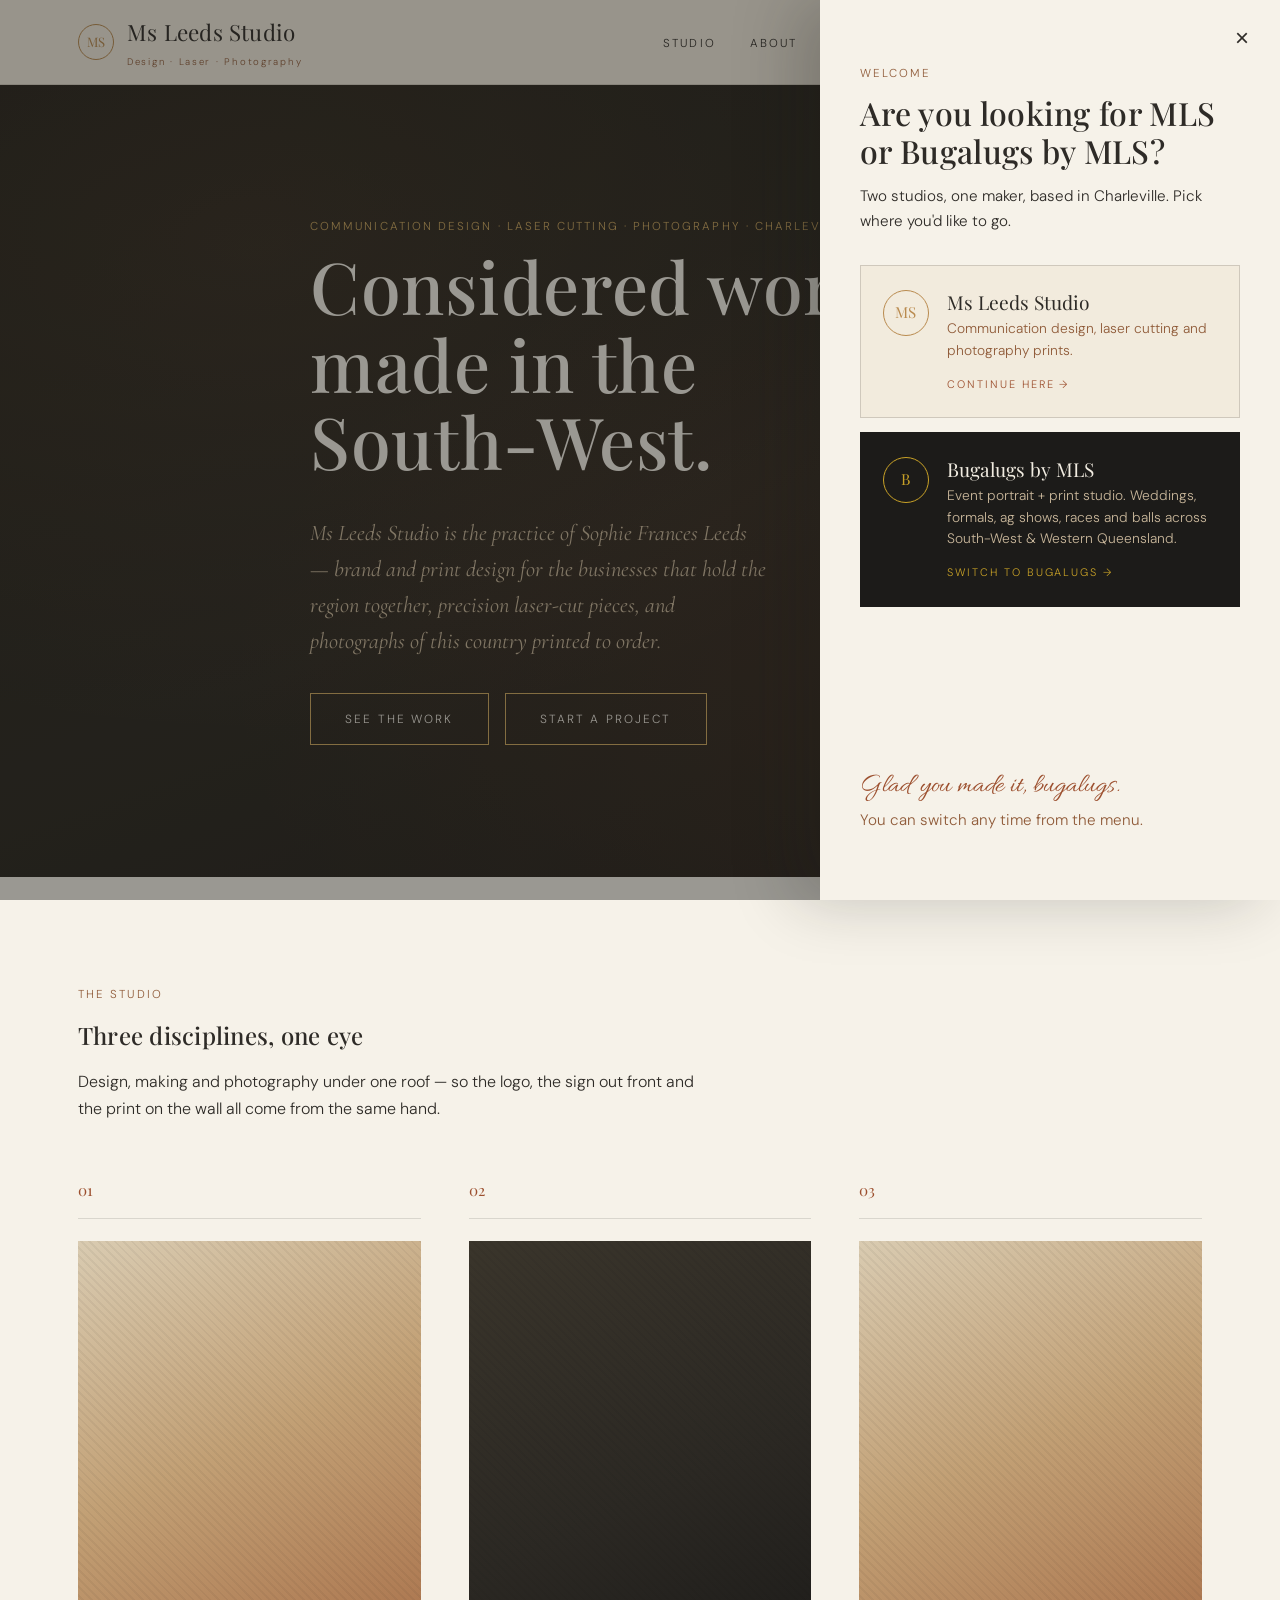
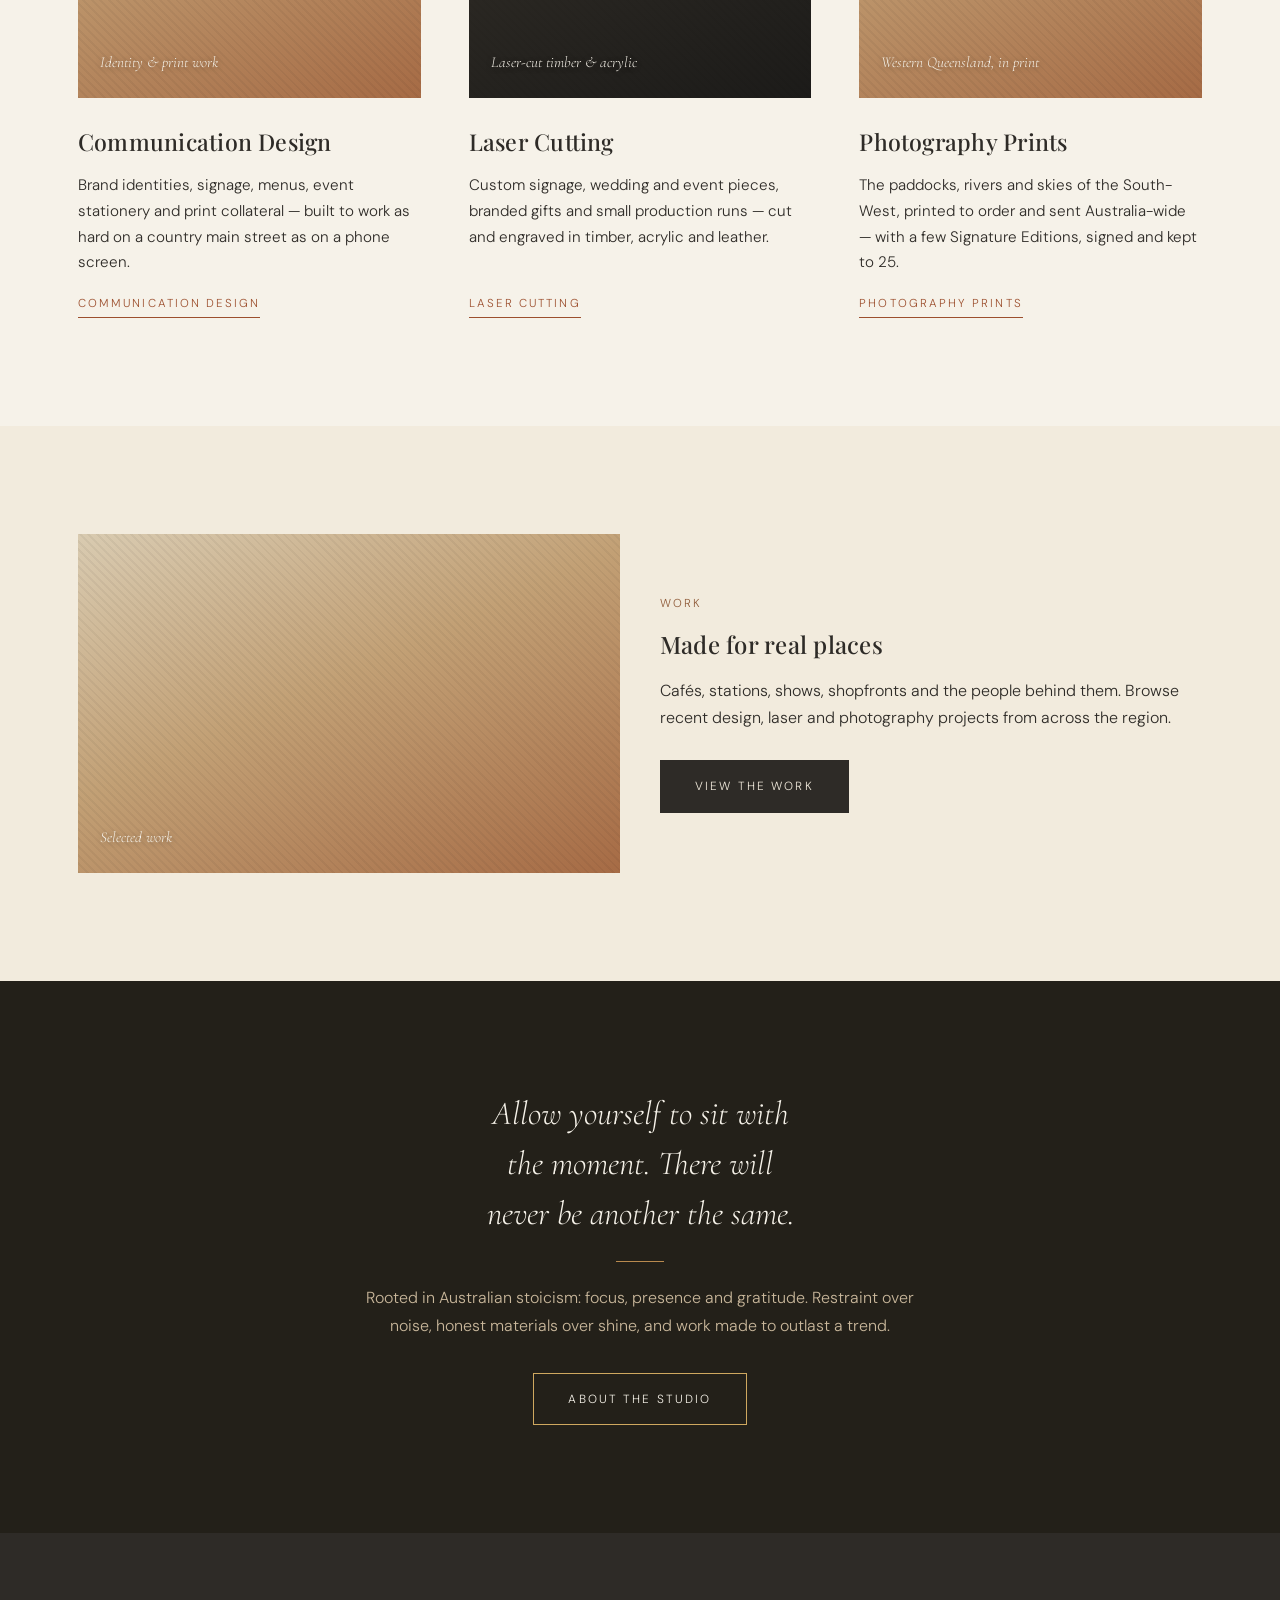
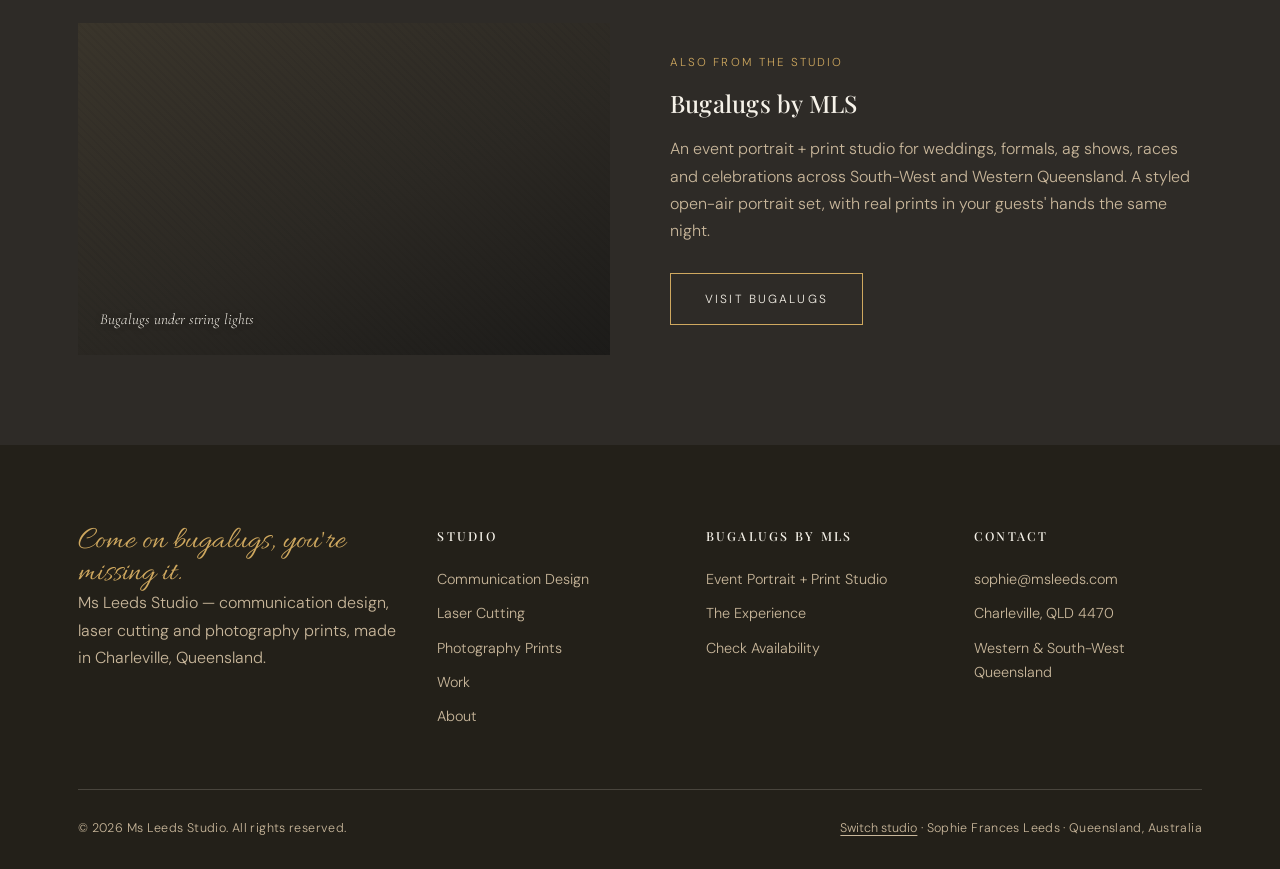
<file: index.html>
<!doctype html>
<html lang="en-AU">
<head>
<meta charset="UTF-8">
<meta name="viewport" content="width=device-width, initial-scale=1.0">
<title>Ms Leeds Studio — Communication Design, Laser Cutting & Photography</title>
<link rel="icon" type="image/svg+xml" href="data:image/svg+xml,%3Csvg xmlns='http://www.w3.org/2000/svg' viewBox='0 0 64 64'%3E%3Ccircle cx='32' cy='32' r='31' fill='%232e2b27'/%3E%3Ctext x='32' y='41' font-family='Georgia,serif' font-size='22' fill='%23cfa85f' text-anchor='middle'%3EMS%3C/text%3E%3C/svg%3E">
<meta name="description" content="Ms Leeds Studio is the Charleville practice of Sophie Frances Leeds: communication design for regional business, precision laser cutting, and photography of Western Queensland printed to order. Home of Bugalugs by MLS.">
<link rel="preconnect" href="https://fonts.googleapis.com">
<link href="https://fonts.googleapis.com/css2?family=Playfair+Display:wght@500;600&family=Cormorant+Garamond:ital@1&family=Allura&family=DM+Sans:wght@300;400;500&display=swap" rel="stylesheet">
<link rel="stylesheet" href="css/style.css">
<meta property="og:type" content="website">
<meta property="og:site_name" content="Ms Leeds Studio">
<meta property="og:title" content="Ms Leeds Studio">
<meta property="og:description" content="Communication design, laser cutting and photography prints, made in Charleville, Queensland.">
<meta property="og:locale" content="en_AU">
<script type="application/ld+json">
{
  "@context": "https://schema.org",
  "@type": "ProfessionalService",
  "name": "Ms Leeds Studio",
  "description": "Communication design, laser cutting and photography prints in Charleville, Queensland.",
  "email": "sophie@msleeds.com",
  "founder": {
    "@type": "Person",
    "name": "Sophie Frances Leeds"
  },
  "address": {
    "@type": "PostalAddress",
    "addressLocality": "Charleville",
    "addressRegion": "QLD",
    "postalCode": "4470",
    "addressCountry": "AU"
  },
  "areaServed": "Australia"
}
</script>
</head>
<body>
<a class="skip-link" href="#main">Skip to content</a>

<header class="site-header">
  <div class="container">
    <a href="index.html" class="brand-mark"><span class="monogram" aria-hidden="true">MS</span><span>Ms Leeds Studio<small>Design · Laser · Photography</small></span></a>
    <nav class="main-nav" aria-label="Main">
      <ul>
        <li><a href="studio.html">Studio</a></li>
        <li><a href="about.html">About</a></li>
        <li><a href="work.html">Work</a></li>
        <li><a href="contact.html">Contact</a></li>
        <li><a href="bugalugs/index.html" class="nav-switch"><span class="monogram" aria-hidden="true">B</span>Bugalugs by MLS</a></li>
      </ul>
    </nav>
    <button class="nav-toggle" aria-label="Toggle navigation" aria-expanded="false"><span></span><span></span><span></span></button>
  </div>
</header>

<main id="main">
<section class="hero">
  <div class="hero-texture"></div>
  <div class="container">
    <span class="eyebrow on-dark">Communication Design · Laser Cutting · Photography · Charleville, QLD</span>
    <h1>Considered work, made in the <span style="white-space:nowrap;">South-West.</span></h1>
    <p class="lede">Ms Leeds Studio is the practice of Sophie Frances Leeds — brand and print design for the businesses that hold the region together, precision laser-cut pieces, and photographs of this country printed to order.</p>
    <div class="hero-actions">
      <a href="work.html" class="btn btn-on-dark">See the Work</a>
      <a href="contact.html" class="btn btn-on-dark">Start a Project</a>
    </div>
  </div>
</section>

<section class="section-paper">
  <div class="container">
    <div class="section-header">
      <span class="eyebrow">The Studio</span>
      <h2>Three disciplines, one eye</h2>
      <p>Design, making and photography under one roof — so the logo, the sign out front and the print on the wall all come from the same hand.</p>
    </div>
    <div class="disciplines">
      <article class="discipline">
        <span class="num">01</span>
        <div class="frame tall"><span class="frame-caption">Identity &amp; print work</span></div>
        <h3>Communication Design</h3>
        <p>Brand identities, signage, menus, event stationery and print collateral — built to work as hard on a country main street as on a phone screen.</p>
        <a href="studio.html#design" class="text-link">Communication Design</a>
      </article>
      <article class="discipline">
        <span class="num">02</span>
        <div class="frame tall dark"><span class="frame-caption">Laser-cut timber &amp; acrylic</span></div>
        <h3>Laser Cutting</h3>
        <p>Custom signage, wedding and event pieces, branded gifts and small production runs — cut and engraved in timber, acrylic and leather.</p>
        <a href="studio.html#laser" class="text-link">Laser Cutting</a>
      </article>
      <article class="discipline">
        <span class="num">03</span>
        <div class="frame tall"><span class="frame-caption">Western Queensland, in print</span></div>
        <h3>Photography Prints</h3>
        <p>The paddocks, rivers and skies of the South-West, printed to order and sent Australia-wide &mdash; with a few Signature Editions, signed and kept to 25.</p>
        <a href="studio.html#prints" class="text-link">Photography Prints</a>
      </article>
    </div>
  </div>
</section>

<section class="section-linen">
  <div class="container grid grid-2" style="align-items:center;">
    <div class="frame wide"><span class="frame-caption">Selected work</span></div>
    <div>
      <span class="eyebrow">Work</span>
      <h2>Made for real places</h2>
      <p>Cafés, stations, shows, shopfronts and the people behind them. Browse recent design, laser and photography projects from across the region.</p>
      <a href="work.html" class="btn btn-solid" style="margin-top:10px;">View the Work</a>
    </div>
  </div>
</section>

<section class="section-dark">
  <div class="container" style="text-align:center;">
    <p class="pull-quote" style="margin:0 auto;color:var(--paper);">Allow yourself to sit with the moment. There will never be another the same.</p>
    <div class="rule center on-dark"></div>
    <p style="color:var(--dust);max-width:52ch;margin:0 auto;">Rooted in Australian stoicism: focus, presence and gratitude. Restraint over noise, honest materials over shine, and work made to outlast a trend.</p>
    <a href="about.html" class="btn btn-on-dark" style="margin-top:34px;">About the Studio</a>
  </div>
</section>

<section class="subbrand-strip">
  <div class="container grid grid-2">
    <div class="frame dark wide"><span class="frame-caption">Bugalugs under string lights</span></div>
    <div>
      <span class="eyebrow on-dark">Also from the studio</span>
      <h2 style="color:var(--paper);">Bugalugs by MLS</h2>
      <p style="color:var(--dust);">An event portrait + print studio for weddings, formals, ag shows, races and celebrations across South-West and Western Queensland. A styled open-air portrait set, with real prints in your guests' hands the same night.</p>
      <a href="bugalugs/index.html" class="btn btn-on-dark" style="margin-top:10px;">Visit Bugalugs</a>
    </div>
  </div>
</section>

</main>

<footer class="site-footer">
  <div class="container">
    <div class="footer-grid">
      <div class="footer-brand">
        <span class="script">Come on bugalugs, you're missing it.</span>
        <p>Ms Leeds Studio — communication design, laser cutting and photography prints, made in Charleville, Queensland.</p>
      </div>
      <div>
        <h4>Studio</h4>
        <ul>
          <li><a href="studio.html#design">Communication Design</a></li>
          <li><a href="studio.html#laser">Laser Cutting</a></li>
          <li><a href="studio.html#prints">Photography Prints</a></li>
          <li><a href="work.html">Work</a></li>
          <li><a href="about.html">About</a></li>
        </ul>
      </div>
      <div>
        <h4>Bugalugs by MLS</h4>
        <ul>
          <li><a href="bugalugs/index.html">Event Portrait + Print Studio</a></li>
          <li><a href="bugalugs/experience.html">The Experience</a></li>
          <li><a href="bugalugs/booking.html">Check Availability</a></li>
        </ul>
      </div>
      <div>
        <h4>Contact</h4>
        <ul>
          <li><a href="mailto:sophie@msleeds.com">sophie@msleeds.com</a></li>
          <li>Charleville, QLD 4470</li>
          <li>Western &amp; South-West Queensland</li>
        </ul>
      </div>
    </div>
    <div class="footer-bottom">
      <span>&copy; <span data-year></span> Ms Leeds Studio. All rights reserved.</span>
      <span><button type="button" class="link-button" data-open-chooser>Switch studio</button> · Sophie Frances Leeds · Queensland, Australia</span>
    </div>
  </div>
</footer>

<script src="js/main.js"></script>
</body>
</html>
</file>
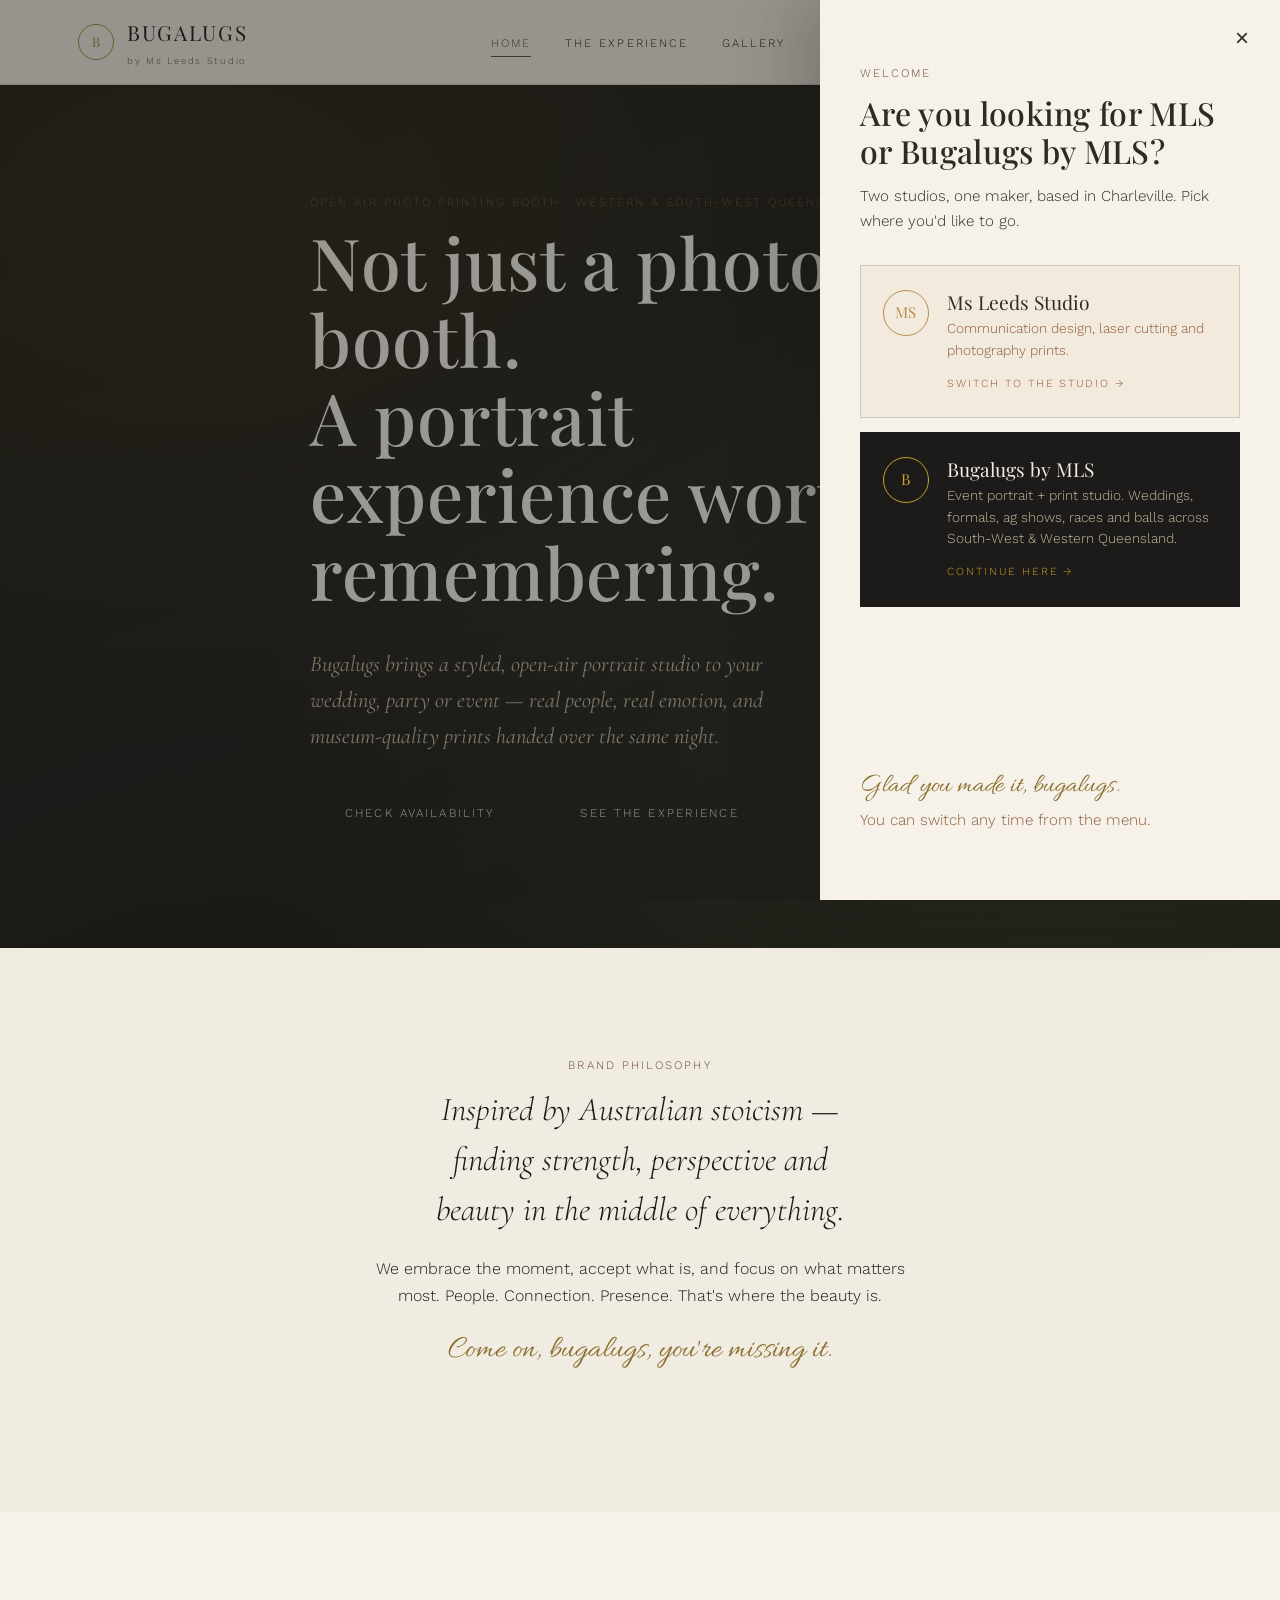
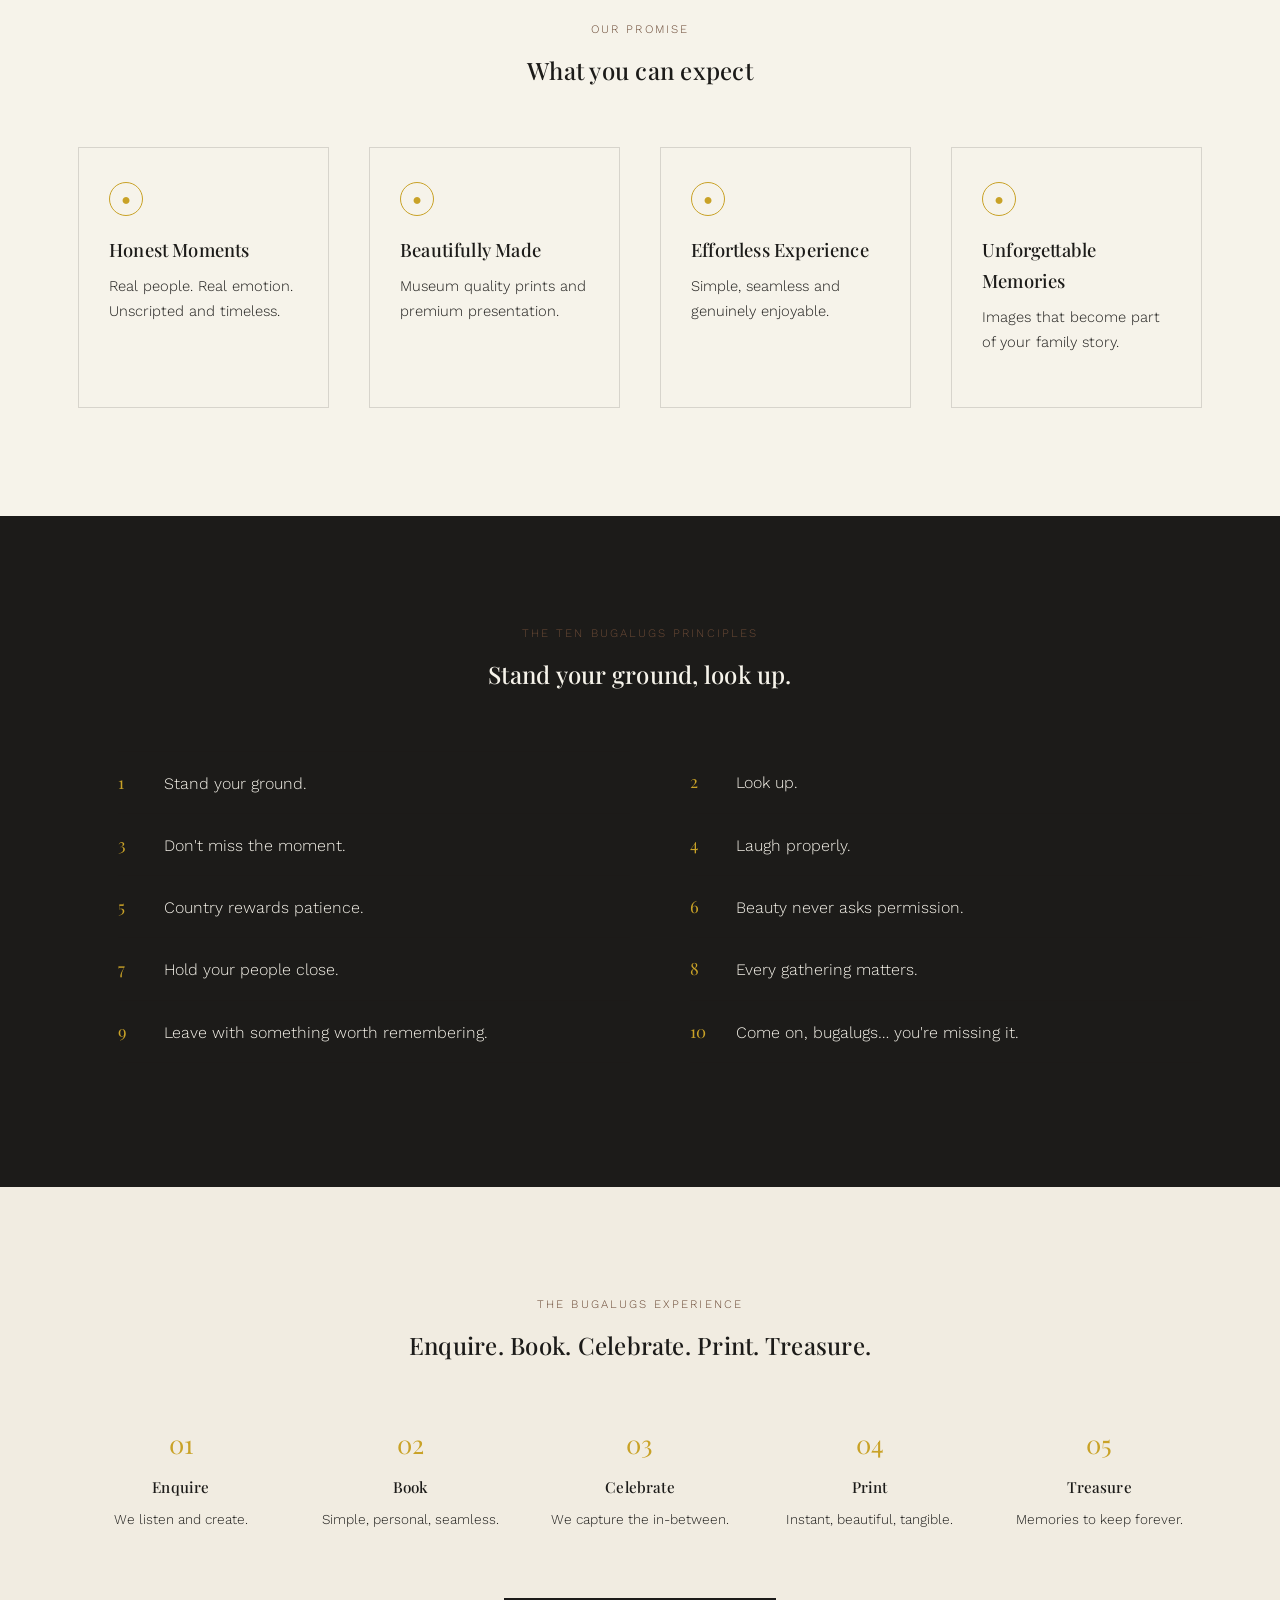
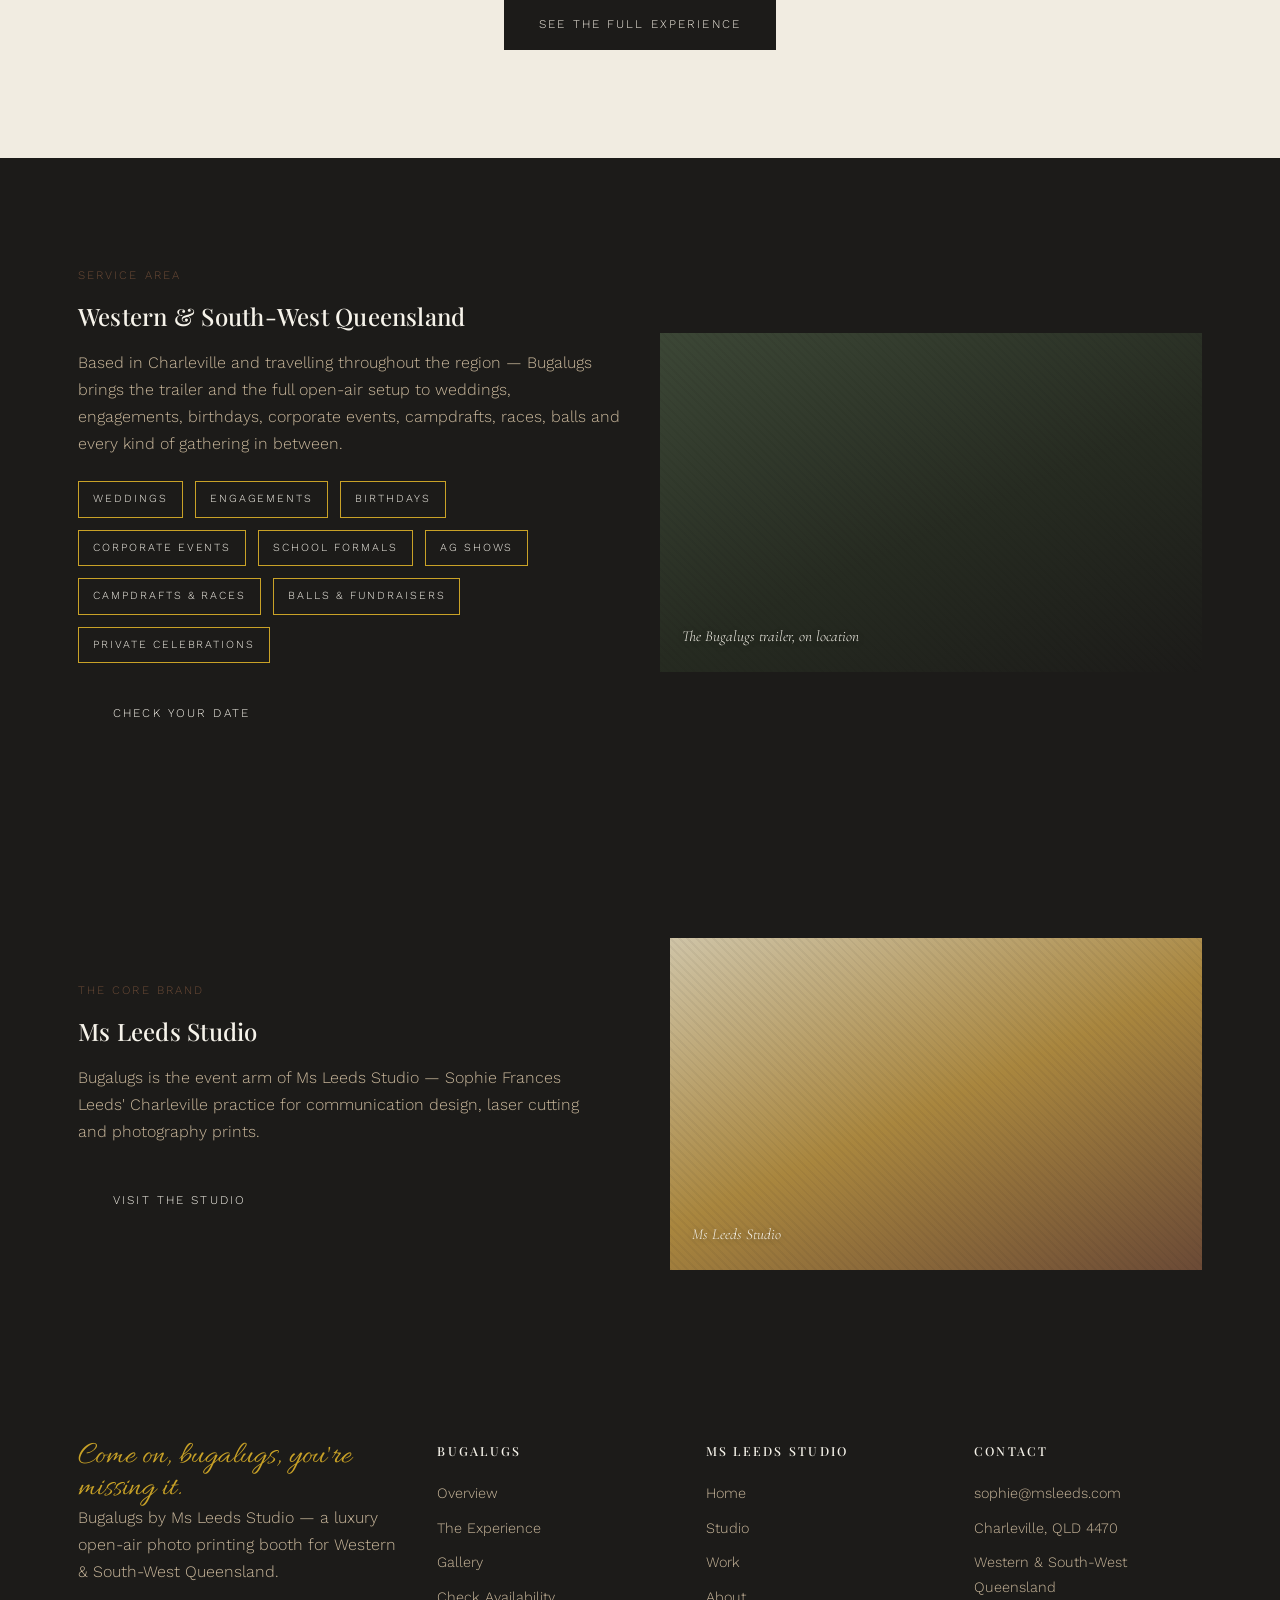
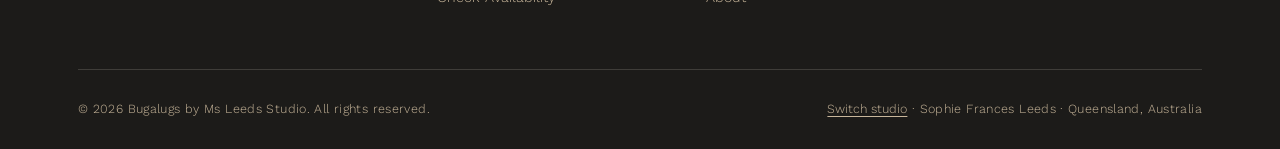
<file: bugalugs/index.html>
<!doctype html>
<html lang="en-AU">
<head>
<meta charset="UTF-8">
<meta name="viewport" content="width=device-width, initial-scale=1.0">
<title>Bugalugs by Ms Leeds Studio — Luxury Open Air Photo Printing Booth</title>
<link rel="icon" type="image/svg+xml" href="data:image/svg+xml,%3Csvg xmlns='http://www.w3.org/2000/svg' viewBox='0 0 64 64'%3E%3Ccircle cx='32' cy='32' r='31' fill='%231c1b19'/%3E%3Ctext x='32' y='42' font-family='Georgia,serif' font-size='28' fill='%23c9a227' text-anchor='middle'%3EB%3C/text%3E%3C/svg%3E">
<meta name="description" content="Bugalugs by Ms Leeds Studio: a luxury, open-air photo printing booth servicing Western and South-West Queensland for weddings, celebrations and all event types. Come on, bugalugs, you're missing it.">
<link rel="preconnect" href="https://fonts.googleapis.com">
<link href="https://fonts.googleapis.com/css2?family=Playfair+Display:wght@500;600&family=Cormorant+Garamond:ital@1&family=Allura&family=Work+Sans:wght@300;400;500&display=swap" rel="stylesheet">
<link rel="stylesheet" href="../css/style.css">
<link rel="stylesheet" href="../css/bugalugs.css">
<meta property="og:type" content="website">
<meta property="og:site_name" content="Bugalugs by Ms Leeds Studio">
<meta property="og:title" content="Bugalugs by Ms Leeds Studio">
<meta property="og:description" content="Event portrait + print studio for South-West & Western Queensland. Real prints in your guests’ hands, the same night.">
<meta property="og:locale" content="en_AU">
<script type="application/ld+json">
{
  "@context": "https://schema.org",
  "@type": "LocalBusiness",
  "name": "Bugalugs by Ms Leeds Studio",
  "description": "Event portrait + print studio for weddings, formals, ag shows, races and celebrations across South-West and Western Queensland.",
  "email": "sophie@msleeds.com",
  "parentOrganization": {
    "@type": "Organization",
    "name": "Ms Leeds Studio"
  },
  "address": {
    "@type": "PostalAddress",
    "addressLocality": "Charleville",
    "addressRegion": "QLD",
    "postalCode": "4470",
    "addressCountry": "AU"
  },
  "areaServed": [
    "Charleville",
    "Cunnamulla",
    "Quilpie",
    "Roma",
    "Mitchell",
    "St George",
    "Augathella",
    "Morven",
    "Tambo",
    "Blackall",
    "Barcaldine",
    "Longreach",
    "South-West Queensland",
    "Western Queensland"
  ]
}
</script>
</head>
<body class="bugalugs">
<a class="skip-link" href="#main">Skip to content</a>

<header class="site-header">
  <div class="container">
    <a href="index.html" class="brand-mark"><span class="monogram" aria-hidden="true">B</span><span>BUGALUGS<small>by Ms Leeds Studio</small></span></a>
    <nav class="main-nav">
      <ul>
        <li><a href="index.html" class="active">Home</a></li>
        <li><a href="experience.html">The Experience</a></li>
        <li><a href="gallery.html">Gallery</a></li>
        <li><a href="../index.html" class="nav-switch"><span class="monogram" aria-hidden="true">MS</span>Ms Leeds Studio</a></li>
        <li><a href="booking.html" class="btn btn-solid">Check Availability</a></li>
      </ul>
    </nav>
    <button class="nav-toggle" aria-label="Toggle navigation" aria-expanded="false"><span></span><span></span><span></span></button>
  </div>
</header>

<main id="main">
<section class="hero">
  <div class="hero-texture"></div>
  <div class="container">
    <span class="eyebrow on-dark">Open Air Photo Printing Booth · Western &amp; South-West Queensland</span>
    <h1>Not just a photo booth.<br>A portrait experience worth remembering.</h1>
    <p class="lede">Bugalugs brings a styled, open-air portrait studio to your wedding, party or event — real people, real emotion, and museum-quality prints handed over the same night.</p>
    <div class="hero-actions">
      <a href="booking.html" class="btn btn-on-dark">Check Availability</a>
      <a href="experience.html" class="btn btn-on-dark">See The Experience</a>
    </div>
  </div>
</section>

<section class="section-linen">
  <div class="container" style="text-align:center;">
    <span class="eyebrow">Brand Philosophy</span>
    <p class="pull-quote" style="margin:0 auto;max-width:30ch;">Inspired by Australian stoicism — finding strength, perspective and beauty in the middle of everything.</p>
    <p style="max-width:56ch;margin:20px auto 0;">We embrace the moment, accept what is, and focus on what matters most. People. Connection. Presence. That's where the beauty is.</p>
    <p class="script" style="margin-top:24px;">Come on, bugalugs, you're missing it.</p>
  </div>
</section>

<section class="section-paper">
  <div class="container">
    <div class="section-header center">
      <span class="eyebrow">Our Promise</span>
      <h2>What you can expect</h2>
    </div>
    <div class="grid grid-4">
      <div class="card">
        <div class="card-icon">&#9679;</div>
        <h3>Honest Moments</h3>
        <p style="font-size:0.92rem;">Real people. Real emotion. Unscripted and timeless.</p>
      </div>
      <div class="card">
        <div class="card-icon">&#9679;</div>
        <h3>Beautifully Made</h3>
        <p style="font-size:0.92rem;">Museum quality prints and premium presentation.</p>
      </div>
      <div class="card">
        <div class="card-icon">&#9679;</div>
        <h3>Effortless Experience</h3>
        <p style="font-size:0.92rem;">Simple, seamless and genuinely enjoyable.</p>
      </div>
      <div class="card">
        <div class="card-icon">&#9679;</div>
        <h3>Unforgettable Memories</h3>
        <p style="font-size:0.92rem;">Images that become part of your family story.</p>
      </div>
    </div>
  </div>
</section>

<section class="section-dark">
  <div class="container">
    <div class="section-header center on-dark">
      <span class="eyebrow on-dark">The Ten Bugalugs Principles</span>
      <h2 style="color:var(--paper);">Stand your ground, look up.</h2>
    </div>
    <ol class="principles-grid numbered-list on-dark">
      <li><span class="num">1</span><div>Stand your ground.</div></li>
      <li><span class="num">2</span><div>Look up.</div></li>
      <li><span class="num">3</span><div>Don't miss the moment.</div></li>
      <li><span class="num">4</span><div>Laugh properly.</div></li>
      <li><span class="num">5</span><div>Country rewards patience.</div></li>
      <li><span class="num">6</span><div>Beauty never asks permission.</div></li>
      <li><span class="num">7</span><div>Hold your people close.</div></li>
      <li><span class="num">8</span><div>Every gathering matters.</div></li>
      <li><span class="num">9</span><div>Leave with something worth remembering.</div></li>
      <li><span class="num">10</span><div>Come on, bugalugs&hellip; you're missing it.</div></li>
    </ol>
  </div>
</section>

<section class="section-linen">
  <div class="container">
    <div class="section-header center">
      <span class="eyebrow">The Bugalugs Experience</span>
      <h2>Enquire. Book. Celebrate. Print. Treasure.</h2>
    </div>
    <div class="steps">
      <div class="step"><span class="num">01</span><h4 style="font-size:0.95rem;">Enquire</h4><p style="font-size:0.85rem;">We listen and create.</p></div>
      <div class="step"><span class="num">02</span><h4 style="font-size:0.95rem;">Book</h4><p style="font-size:0.85rem;">Simple, personal, seamless.</p></div>
      <div class="step"><span class="num">03</span><h4 style="font-size:0.95rem;">Celebrate</h4><p style="font-size:0.85rem;">We capture the in-between.</p></div>
      <div class="step"><span class="num">04</span><h4 style="font-size:0.95rem;">Print</h4><p style="font-size:0.85rem;">Instant, beautiful, tangible.</p></div>
      <div class="step"><span class="num">05</span><h4 style="font-size:0.95rem;">Treasure</h4><p style="font-size:0.85rem;">Memories to keep forever.</p></div>
    </div>
    <div style="text-align:center;margin-top:50px;">
      <a href="experience.html" class="btn btn-solid">See the Full Experience</a>
    </div>
  </div>
</section>

<section class="section-dark">
  <div class="container grid grid-2" style="align-items:center;">
    <div>
      <span class="eyebrow on-dark">Service Area</span>
      <h2 style="color:var(--paper);">Western &amp; South-West Queensland</h2>
      <p style="color:var(--dust);">Based in Charleville and travelling throughout the region — Bugalugs brings the trailer and the full open-air setup to weddings, engagements, birthdays, corporate events, campdrafts, races, balls and every kind of gathering in between.</p>
      <div class="event-types" style="margin:24px 0;">
        <span class="tag">Weddings</span>
        <span class="tag">Engagements</span>
        <span class="tag">Birthdays</span>
        <span class="tag">Corporate Events</span>
        <span class="tag">School Formals</span>
        <span class="tag">Ag Shows</span>
        <span class="tag">Campdrafts &amp; Races</span>
        <span class="tag">Balls &amp; Fundraisers</span>
        <span class="tag">Private Celebrations</span>
      </div>
      <a href="booking.html" class="btn btn-on-dark">Check Your Date</a>
    </div>
    <div class="frame dark wide"><span class="frame-caption">The Bugalugs trailer, on location</span></div>
  </div>
</section>

<section class="subbrand-strip">
  <div class="container grid grid-2">
    <div>
      <span class="eyebrow on-dark">The Core Brand</span>
      <h2 style="color:var(--paper);">Ms Leeds Studio</h2>
      <p style="color:var(--dust);">Bugalugs is the event arm of Ms Leeds Studio — Sophie Frances Leeds' Charleville practice for communication design, laser cutting and photography prints.</p>
      <a href="../studio.html" class="btn btn-on-dark" style="margin-top:10px;">Visit the Studio</a>
    </div>
    <div class="frame wide"><span class="frame-caption">Ms Leeds Studio</span></div>
  </div>
</section>
</main>

<footer class="site-footer">
  <div class="container">
    <div class="footer-grid">
      <div class="footer-brand">
        <span class="script">Come on, bugalugs, you're missing it.</span>
        <p>Bugalugs by Ms Leeds Studio — a luxury open-air photo printing booth for Western &amp; South-West Queensland.</p>
      </div>
      <div>
        <h4>Bugalugs</h4>
        <ul>
          <li><a href="index.html">Overview</a></li>
          <li><a href="experience.html">The Experience</a></li>
          <li><a href="gallery.html">Gallery</a></li>
          <li><a href="booking.html">Check Availability</a></li>
        </ul>
      </div>
      <div>
        <h4>Ms Leeds Studio</h4>
        <ul>
          <li><a href="../index.html">Home</a></li>
          <li><a href="../studio.html">Studio</a></li>
          <li><a href="../work.html">Work</a></li>
          <li><a href="../about.html">About</a></li>
        </ul>
      </div>
      <div>
        <h4>Contact</h4>
        <ul>
          <li><a href="mailto:sophie@msleeds.com">sophie@msleeds.com</a></li>
          <li>Charleville, QLD 4470</li>
          <li>Western &amp; South-West Queensland</li>
        </ul>
      </div>
    </div>
    <div class="footer-bottom">
      <span>&copy; <span data-year></span> Bugalugs by Ms Leeds Studio. All rights reserved.</span>
      <span><button type="button" class="link-button" data-open-chooser>Switch studio</button> · Sophie Frances Leeds · Queensland, Australia</span>
    </div>
  </div>
</footer>

<script src="../js/main.js"></script>
</body>
</html>
</file>
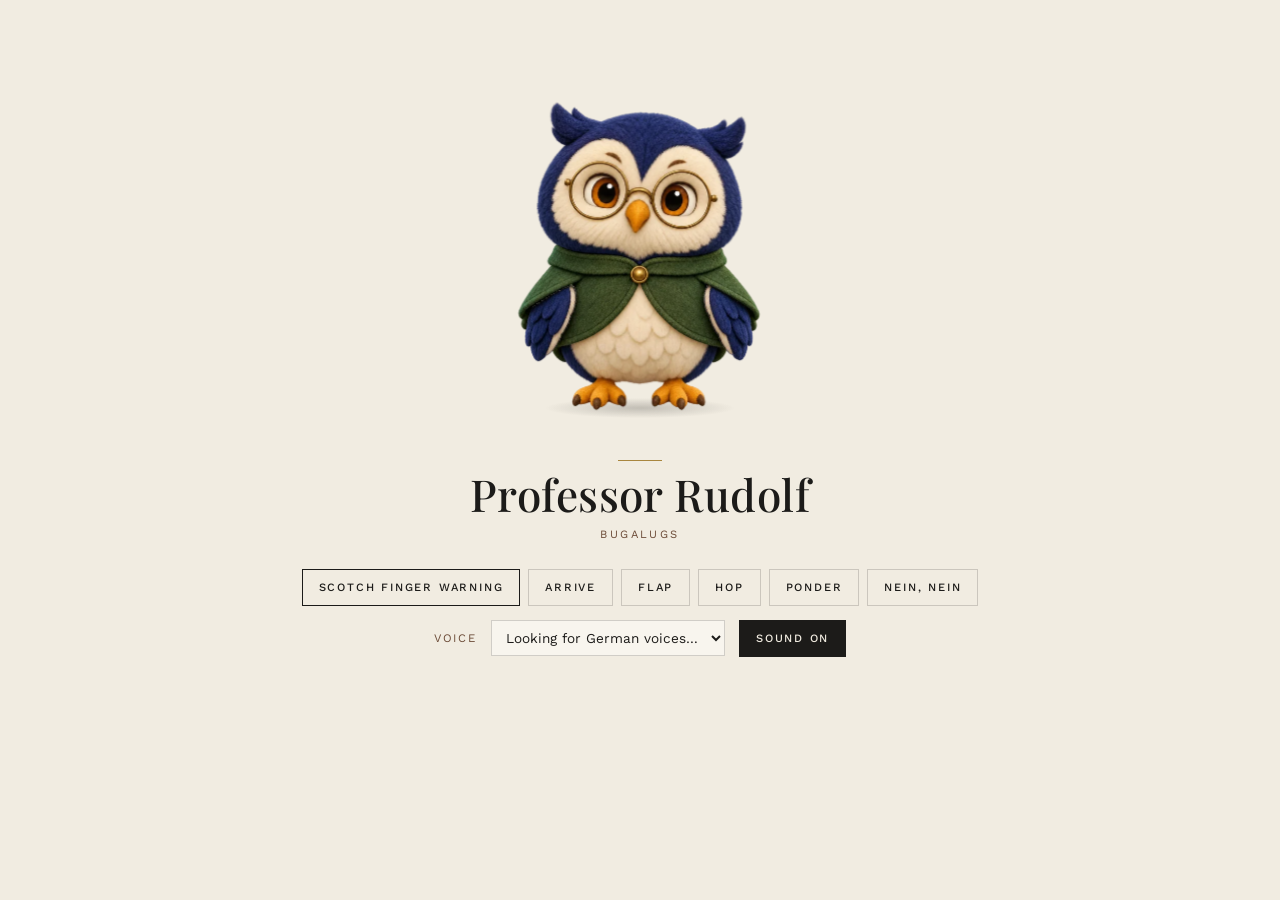
<file: bugalugs/rudolf/index.html>
<!doctype html>
<html lang="en-AU">
<head>
<meta charset="UTF-8">
<meta name="viewport" content="width=device-width, initial-scale=1.0">
<meta name="robots" content="noindex">
<title>Professor Rudolf</title>
<link rel="preconnect" href="https://fonts.googleapis.com">
<link href="https://fonts.googleapis.com/css2?family=Playfair+Display:ital,wght@0,500;1,500&family=Cormorant+Garamond:ital,wght@1,500&family=Work+Sans:wght@400;500&display=swap" rel="stylesheet">
<style>
/* Layout: one centred stage — owl on a felt-shadow, speech bubble to his right (above him on phones), name plate and phase controls beneath. Bugalugs palette. */
:root {
  --bone: #f1ece1;          /* Bugalugs Bone — page ground */
  --paper: #f8f5ee;
  --ink: #1c1b19;           /* Wattle Charcoal */
  --muted: #6b4a36;         /* Gum Bark */
  --brass: #a9863e;         /* Weathered Brass */
  --brass-bright: #c9a227;
  --line: rgba(28, 27, 25, 0.18);
  --bubble-bg: #1c1b19;
  --bubble-fg: #f1ece1;
  --shadow: rgba(28, 27, 25, 0.22);
  --font-display: "Playfair Display", Georgia, "Times New Roman", serif;
  --font-voice: "Cormorant Garamond", Georgia, serif;
  --font-body: "Work Sans", -apple-system, "Segoe UI", sans-serif;
}
@media (prefers-color-scheme: dark) {
  :root:not([data-theme="light"]) {
    --bone: #1c1b19; --paper: #24221f; --ink: #f1ece1; --muted: #c9b79b;
    --brass: #c9a227; --brass-bright: #d9b443; --line: rgba(241, 236, 225, 0.2);
    --bubble-bg: #f1ece1; --bubble-fg: #1c1b19; --shadow: rgba(0, 0, 0, 0.5);
    color-scheme: dark;
  }
}
:root[data-theme="dark"] {
  --bone: #1c1b19; --paper: #24221f; --ink: #f1ece1; --muted: #c9b79b;
  --brass: #c9a227; --brass-bright: #d9b443; --line: rgba(241, 236, 225, 0.2);
  --bubble-bg: #f1ece1; --bubble-fg: #1c1b19; --shadow: rgba(0, 0, 0, 0.5);
  color-scheme: dark;
}
* { box-sizing: border-box; }
body {
  background: var(--bone);
  color: var(--ink);
  font-family: var(--font-body);
  font-size: 15px;
  padding-inline: 16px;
  padding-block: 24px 48px;
}
.page { max-width: 760px; margin: 0 auto; display: grid; gap: 28px; justify-items: center; }

/* ---------- stage ---------- */
.stage {
  position: relative;
  width: 100%;
  display: flex;
  justify-content: center;
  padding-top: 40px;
}
.owl-wrap { position: relative; width: min(340px, 62vw); max-width: 100%; }
.owl {
  position: relative;
  width: 100%;
  aspect-ratio: 1205 / 1306;
  cursor: pointer;
  outline: none;
}
.owl:focus-visible { outline: 2px solid var(--brass-bright); outline-offset: 6px; border-radius: 8px; }
.ground {
  position: absolute; left: 22%; right: 22%; top: 88.5%; height: 5.5%;
  background: radial-gradient(closest-side, var(--shadow), transparent);
  transform-origin: 50% 50%;
}
.rig { position: absolute; inset: 0; transform-origin: 50% 91%; will-change: transform; }
.breath { position: absolute; inset: 0; transform-origin: 50% 91%; animation: breathe 3.6s ease-in-out infinite; }
@keyframes breathe { 50% { transform: scale(1.008, 1.016); } }
.layer { position: absolute; display: block; max-width: none; pointer-events: none; user-select: none; }
.base  { left: 0; top: 0; width: 100%; }
.head  { left: 0; top: 0; width: 100%; height: 53.599%; transform-origin: 49.96% 92.86%; }
.head img { position: absolute; inset: 0; width: 100%; height: 100%; }
.lids  { position: absolute; inset: 0; width: 100%; height: 100%; overflow: visible; }
.wingL { left: 15.934%; top: 56.891%; width: 15.934%; transform-origin: 91.67% 12.32%; }
.wingR { left: 68.465%; top: 57.044%; width: 15.934%; transform-origin: 8.85% 13.21%; }
.cape  { left: 14.274%; top: 45.942%; width: 70.871%; }

/* ---------- speech bubble ---------- */
.bubble {
  position: absolute;
  left: 84%;
  bottom: 60%;
  width: min(290px, 74vw);
  background: var(--bubble-bg);
  color: var(--bubble-fg);
  border-radius: 22px;
  padding: 18px 22px 20px;
  transform-origin: 0% 100%;
  transform: scale(0);
  opacity: 0;
  z-index: 3;
  box-shadow: 0 10px 30px -14px var(--shadow);
}
.bubble::after { /* tail, aimed at the beak */
  content: "";
  position: absolute;
  left: -26px; bottom: -14px;
  width: 46px; height: 34px;
  background: var(--bubble-bg);
  clip-path: path("M46 0 C 34 16, 18 28, 0 34 C 22 32, 40 24, 46 14 Z");
}
.bubble p {
  margin: 0;
  font-family: var(--font-voice);
  font-style: italic;
  font-weight: 500;
  font-size: 1.32rem;
  line-height: 1.28;
  text-wrap: pretty;
}
.bubble .w { opacity: 0.12; transition: opacity 0.18s ease; }
.bubble .w.on { opacity: 1; }
.bubble em { font-family: var(--font-display); font-style: italic; font-size: 0.86em; letter-spacing: 0.01em; color: var(--brass-bright); }
.bubble.small { width: auto; white-space: nowrap; padding: 12px 20px 14px; }
.bubble.small p { font-size: 1.5rem; }

/* ---------- name plate ---------- */
.plate { display: grid; justify-items: center; gap: 10px; text-align: center; margin-top: -8px; }
.plate .rule { width: 44px; height: 1px; background: var(--brass); }
.plate h1 {
  margin: 0;
  font-family: var(--font-display);
  font-weight: 500;
  font-size: clamp(2rem, 6vw, 2.75rem);
  letter-spacing: 0.01em;
  line-height: 1.05;
  text-wrap: balance;
}
.plate .eyebrow {
  font-size: 0.7rem; text-transform: uppercase; letter-spacing: 0.22em; color: var(--muted);
}

/* ---------- controls ---------- */
.controls { display: grid; gap: 14px; justify-items: center; width: 100%; }
.phases { display: flex; flex-wrap: wrap; justify-content: center; gap: 8px; }
.btn {
  font: 500 0.7rem/1 var(--font-body);
  text-transform: uppercase;
  letter-spacing: 0.16em;
  color: var(--ink);
  background: transparent;
  border: 1px solid var(--line);
  padding: 12px 16px;
  cursor: pointer;
  transition: background 0.2s, color 0.2s, border-color 0.2s;
}
.btn:hover { border-color: var(--ink); }
.btn:focus-visible { outline: 2px solid var(--brass-bright); outline-offset: 2px; }
.btn[aria-pressed="true"] { background: var(--ink); color: var(--bone); border-color: var(--ink); }
.btn.primary { border-color: var(--ink); }
.voice-row { display: flex; flex-wrap: wrap; align-items: center; justify-content: center; gap: 10px 14px; }
.voice-row label { font-size: 0.72rem; text-transform: uppercase; letter-spacing: 0.16em; color: var(--muted); }
.voice-row select {
  font: 400 0.85rem var(--font-body); color: var(--ink); background: var(--paper);
  border: 1px solid var(--line); padding: 8px 10px; max-width: min(320px, 90vw);
}
.note { font-size: 0.8rem; color: var(--muted); max-width: 52ch; text-align: center; line-height: 1.5; margin: 0; min-height: 1.5em; }

@media (max-width: 840px) {
  .stage { padding-top: 190px; }
  .owl-wrap { width: min(280px, 70vw); }
  .bubble {
    --bw: min(340px, calc(100vw - 32px));
    left: 50%; bottom: calc(100% + 18px); width: var(--bw); margin-left: calc(var(--bw) / -2);
    transform-origin: 50% 100%;
  }
  .bubble::after { left: 50%; bottom: -16px; margin-left: -13px; width: 26px; height: 18px;
    clip-path: polygon(0 0, 100% 0, 50% 100%); }
  .bubble.small { --bw: 150px; text-align: center; }
}
@media (prefers-reduced-motion: reduce) { .breath { animation: none; } }
</style>
</head>
<body>

<main class="page">
  <div class="stage" id="stage">
    <div class="owl-wrap">
      <div class="bubble" id="bubble" role="status" aria-live="polite"><p id="line"></p></div>
      <div class="ground" id="ground"></div>
      <div class="owl" id="owl" tabindex="0" role="img" aria-label="Professor Rudolf, a navy felt owl in round brass spectacles and a green wool cape">
        <div class="rig" id="rig">
          <div class="breath">
            <img class="layer base" src="[data-uri]" alt="">
            <div class="layer head" id="head">
              <img src="[data-uri]" alt="">
              <svg class="lids" viewBox="0 0 1205 700" aria-hidden="true">
                <defs>
                  <clipPath id="eyeL"><ellipse cx="468" cy="405" rx="67" ry="63"/></clipPath>
                  <clipPath id="eyeR"><ellipse cx="738" cy="435" rx="68" ry="64"/></clipPath>
                  <linearGradient id="lidFill" x1="0" y1="0" x2="0" y2="1">
                    <stop offset="0" stop-color="#f1e2c2"/>
                    <stop offset="0.75" stop-color="#e6cfa3"/>
                    <stop offset="1" stop-color="#cdb07f"/>
                  </linearGradient>
                </defs>
                <g clip-path="url(#eyeL)"><g class="lid" style="transform: translateY(-120px)">
                  <path d="M392 280 H544 V400 Q468 432 392 400 Z" fill="url(#lidFill)"/>
                  <path d="M392 400 Q468 432 544 400" fill="none" stroke="#4e2a0b" stroke-width="6" stroke-linecap="round"/>
                </g></g>
                <g clip-path="url(#eyeR)"><g class="lid" style="transform: translateY(-120px)">
                  <path d="M660 310 H816 V430 Q738 462 660 430 Z" fill="url(#lidFill)"/>
                  <path d="M660 430 Q738 462 816 430" fill="none" stroke="#4e2a0b" stroke-width="6" stroke-linecap="round"/>
                </g></g>
              </svg>
            </div>
            <img class="layer wingL" id="wingL" src="[data-uri]" alt="">
            <img class="layer wingR" id="wingR" src="[data-uri]" alt="">
            <img class="layer cape" src="[data-uri]" alt="">
          </div>
        </div>
      </div>
    </div>
  </div>

  <div class="plate">
    <span class="rule" aria-hidden="true"></span>
    <h1>Professor Rudolf</h1>
    <span class="eyebrow">Bugalugs</span>
  </div>

  <div class="controls">
    <div class="phases" role="group" aria-label="Animations">
      <button class="btn primary" id="speakBtn" type="button">Scotch Finger warning</button>
      <button class="btn" data-phase="arrive" type="button">Arrive</button>
      <button class="btn" data-phase="flap" type="button">Flap</button>
      <button class="btn" data-phase="hop" type="button">Hop</button>
      <button class="btn" data-phase="ponder" type="button">Ponder</button>
      <button class="btn" data-phase="nein" type="button">Nein, nein</button>
    </div>
    <div class="voice-row">
      <label for="voiceSel">Voice</label>
      <select id="voiceSel"><option>Looking for German voices…</option></select>
      <button class="btn" id="soundBtn" type="button" aria-pressed="true">Sound on</button>
    </div>
    <p class="note" id="note"></p>
  </div>
</main>

<script>
(() => {
  const $ = (id) => document.getElementById(id);
  const rig = $('rig'), head = $('head'), wingL = $('wingL'), wingR = $('wingR');
  const ground = $('ground'), bubble = $('bubble'), line = $('line'), note = $('note');
  const lids = [...document.querySelectorAll('.lid')];
  const reduce = matchMedia('(prefers-reduced-motion: reduce)').matches;

  // Each line is shown with his accent on the page and spoken in plain English, so a German voice supplies the accent.
  // Shown and spoken must have the same number of words so the reveal stays in step with the voice.
  const LINES = {
    arrive:  { shown: 'Guten Tag! Professor Rudolf has arrived. You may now look busy.',
               spoken: 'Guten Tag! Professor Rudolf has arrived. You may now look busy.' },
    flap:    { shown: 'Ach! Ze wings, zey are not so young as zey used to be.',
               spoken: 'Ach! The wings, they are not so young as they used to be.' },
    hop:     { shown: 'Hop, hop! Ve are wasting ze daylight, Sophie!',
               spoken: 'Hop, hop! We are wasting the daylight, Sophie!' },
    ponder:  { shown: 'Hmm… I am sinking. Ja, I am definitely sinking.',
               spoken: 'Hmm... I am thinking. Ja, I am definitely thinking.' },
    nein:    { shown: 'Nein, nein! Put ze biscuit down. Slowly.',
               spoken: 'Nein, nein! Put the biscuit down. Slowly.' },
    lecture: { shown: ['Come','now,','Sophie!','Zere','are','zings','to','be','done —','und','zat','does','not','mean','anozzer','<em>Scotch','Finger!</em>'],
               spoken: 'Come now, Sophie! There are things to be done, and that does not mean another Scotch Finger!' }
  };
  const words = (x) => Array.isArray(x) ? x : x.split(' ');

  const EASE = 'cubic-bezier(.45,0,.55,1)';
  const anim = (el, frames, opts) => {
    const a = el.animate(frames, { duration: reduce ? 1 : opts.duration, easing: opts.easing || EASE, fill: 'forwards', iterations: reduce ? 1 : (opts.iterations || 1), delay: reduce ? 0 : (opts.delay || 0) });
    return a.finished.catch(() => {});
  };
  const wait = (ms) => new Promise(r => setTimeout(r, reduce ? 0 : ms));
  const rest = (el, t = 'none') => anim(el, [{ transform: t }], { duration: 260 });

  /* ---- wings: left wing lifts clockwise, right wing anticlockwise ---- */
  const flapFrames = (side, amp) => {
    const s = side === 'L' ? 1 : -1;
    return [
      { transform: 'rotate(0deg)' },
      { transform: `rotate(${s * amp}deg) scaleY(.96)`, offset: .45 },
      { transform: 'rotate(0deg)' }
    ];
  };
  const flapWings = (n, speed = 300, amp = 34) => Promise.all([
    anim(wingL, flapFrames('L', amp), { duration: speed, iterations: n }),
    anim(wingR, flapFrames('R', amp), { duration: speed, iterations: n })
  ]);

  const blink = async (times = 1) => {
    for (let i = 0; i < times; i++) {
      await Promise.all(lids.map(l => l.animate(
        [{ transform: 'translateY(-120px)' }, { transform: 'translateY(55px)', offset: .45 }, { transform: 'translateY(55px)', offset: .55 }, { transform: 'translateY(-120px)' }],
        { duration: 170, easing: 'ease-in-out' }).finished.catch(() => {})));
      if (i < times - 1) await new Promise(r => setTimeout(r, 120));
    }
  };

  /* ---- bubble ---- */
  let bubbleOpen = false;
  const fillLine = (words) => {
    line.innerHTML = words.map(w => `<span class="w">${w}</span>`).join(' ');
    return [...line.querySelectorAll('.w')];
  };
  const openBubble = (small) => {
    bubble.classList.toggle('small', !!small);
    bubbleOpen = true;
    return anim(bubble, [
      { transform: 'scale(0) rotate(-8deg)', opacity: 0 },
      { transform: 'scale(1.07) rotate(1deg)', opacity: 1, offset: .65 },
      { transform: 'scale(1) rotate(0deg)', opacity: 1 }
    ], { duration: 420, easing: 'cubic-bezier(.2,.9,.3,1.2)' });
  };
  const closeBubble = () => {
    if (!bubbleOpen) return Promise.resolve();
    bubbleOpen = false;
    return anim(bubble, [{ transform: 'scale(1)', opacity: 1 }, { transform: 'scale(.6)', opacity: 0 }], { duration: 220, easing: 'ease-in' });
  };

  /* ---- voice ---- */
  const synth = 'speechSynthesis' in window ? window.speechSynthesis : null;
  const voiceSel = $('voiceSel');
  const soundBtn = $('soundBtn');
  let soundOn = true, voices = [];
  const MALE = /conrad|killian|florian|ralf|bernd|kasper|klaus|jonas|christoph|stefan|markus|martin|yannick|viktor|hans|male|männlich|mann/i;
  const loadVoices = () => {
    if (!synth) return;
    const all = synth.getVoices();
    if (!all.length) return;
    const de = all.filter(v => /^de/i.test(v.lang));
    const rank = (v) => (MALE.test(v.name) ? 0 : 1) + (/natural|neural|online|premium|enhanced/i.test(v.name) ? 0 : 0.5);
    de.sort((a, b) => rank(a) - rank(b));
    const others = all.filter(v => !/^de/i.test(v.lang) && /^en/i.test(v.lang));
    voices = [...de, ...others];
    voiceSel.innerHTML = voices.map((v, i) => `<option value="${i}">${v.name} (${v.lang})${MALE.test(v.name) ? ' · male' : ''}</option>`).join('');
    if (!de.length) note.textContent = 'This device has no German voice installed, so he will use an English one. Edge on Windows (Conrad, Killian) and Apple devices (Markus, Martin) carry German male voices.';
    else if (!MALE.test(de[0].name)) note.textContent = 'No German male voice found on this device, so the German voice is pitched down. Edge on Windows offers Conrad and Killian.';
    else note.textContent = '';
  };
  if (synth) { loadVoices(); synth.addEventListener?.('voiceschanged', loadVoices); }
  else { voiceSel.innerHTML = '<option>Voice not supported here</option>'; voiceSel.disabled = true; note.textContent = 'This browser cannot speak aloud. The animation still plays.'; }

  soundBtn.addEventListener('click', () => {
    soundOn = !soundOn;
    soundBtn.setAttribute('aria-pressed', String(soundOn));
    soundBtn.textContent = soundOn ? 'Sound on' : 'Sound off';
    if (!soundOn && synth) synth.cancel();
  });

  // Sound can only start from a tap. Once someone has tapped, every phase speaks.
  let heard = false;
  const unlockVoice = () => {
    heard = true;
    if (synth && soundOn) { synth.cancel(); const u = new SpeechSynthesisUtterance(' '); u.volume = 0; synth.speak(u); }
  };

  // Speaks a line and reveals its words in step with the voice. Falls back to a timed reveal.
  const sayLine = (key) => new Promise((resolve) => {
    const shown = words(LINES[key].shown), spoken = words(LINES[key].spoken);
    const spans = fillLine(shown);
    const reveal = (n) => spans.forEach((s, i) => s.classList.toggle('on', i < n));
    let timer = null, n = 0, done = false;
    const timed = (step) => { clearInterval(timer); timer = setInterval(() => { reveal(++n); if (n >= spans.length) clearInterval(timer); }, step); };
    const finish = () => { if (done) return; done = true; clearInterval(timer); reveal(spans.length); resolve(); };

    if (heard && soundOn && synth && voices.length) {
      synth.cancel();
      const text = spoken.join(' ');
      const starts = []; let pos = 0;
      spoken.forEach(w => { starts.push(pos); pos += w.length + 1; });
      const u = new SpeechSynthesisUtterance(text);
      const v = voices[+voiceSel.value || 0];
      u.voice = v; u.lang = v.lang;
      u.rate = 0.9;
      u.pitch = MALE.test(v.name) ? 0.92 : 0.7;
      let gotBoundary = false;
      u.onboundary = (e) => {
        if (e.name && e.name !== 'word') return;
        gotBoundary = true; clearInterval(timer);
        let idx = starts.findIndex(s => s > e.charIndex); if (idx === -1) idx = spoken.length;
        n = Math.max(n, idx); reveal(n);
      };
      u.onend = () => setTimeout(finish, 150);
      u.onerror = () => { timed(150); setTimeout(finish, 150 * spans.length + 200); };
      synth.speak(u);
      setTimeout(() => { if (!gotBoundary) timed(330); }, 700);
      setTimeout(finish, 300 * spans.length + 4000); // safety net if the voice never reports an end
    } else if (reduce) {
      finish();
    } else {
      timed(150);
      setTimeout(finish, 150 * spans.length + 100);
    }
  });

  // Opens the bubble and talks while the motion plays, then holds the line briefly and closes.
  const talk = async (key, motion) => {
    await closeBubble();
    await openBubble(false);
    const talking = sayLine(key);
    await Promise.all([talking, motion ? motion(talking) : null]);
    await wait(1800);
    await closeBubble();
  };

  /* ---- phases ---- */
  const moves = {
    async arrive() {
      anim(ground, [{ transform: 'scale(.3)', opacity: .2 }, { transform: 'scale(1)', opacity: 1 }], { duration: 1150, easing: 'ease-out' });
      const wings = flapWings(5, 230, 40);
      await anim(rig, [
        { transform: 'translateY(-70%) rotate(-6deg)', opacity: 0 },
        { transform: 'translateY(-40%) rotate(4deg)', opacity: 1, offset: .35 },
        { transform: 'translateY(-12%) rotate(-3deg)', offset: .75 },
        { transform: 'translateY(0) rotate(0deg)' }
      ], { duration: 1150, easing: 'ease-out' });
      await wings;
      await anim(rig, [
        { transform: 'scale(1,1)' }, { transform: 'scale(1.06,.9)', offset: .3 },
        { transform: 'scale(.98,1.03)', offset: .65 }, { transform: 'scale(1,1)' }
      ], { duration: 420 });
      await blink(1);
    },
    async flap() {
      const body = anim(rig, [
        { transform: 'translateY(0)' }, { transform: 'translateY(-5%)', offset: .25 }, { transform: 'translateY(-2%)', offset: .5 },
        { transform: 'translateY(-6%)', offset: .75 }, { transform: 'translateY(0)' }
      ], { duration: 1200 });
      await flapWings(4, 300, 36);
      await body;
      await anim(rig, [{ transform: 'scale(1)' }, { transform: 'scale(1.04,.94)', offset: .4 }, { transform: 'scale(1)' }], { duration: 300 });
    },
    async hop() {
      for (let i = 0; i < 2; i++) {
        await anim(rig, [
          { transform: 'scale(1,1)' }, { transform: 'scale(1.05,.92)', offset: .18 },
          { transform: 'translateY(-14%) scale(.97,1.04)', offset: .5 },
          { transform: 'translateY(0) scale(1.05,.93)', offset: .82 }, { transform: 'scale(1,1)' }
        ], { duration: 560 });
      }
    },
    async ponder() {
      await anim(head, [{ transform: 'rotate(0deg)' }, { transform: 'rotate(-5deg)' }], { duration: 650 });
      await blink(2);
      await wait(700);
      await anim(head, [{ transform: 'rotate(-5deg)' }, { transform: 'rotate(4deg)' }], { duration: 700 });
      await wait(500);
      await anim(head, [{ transform: 'rotate(4deg)' }, { transform: 'rotate(0deg)' }], { duration: 500 });
    },
    async nein() {
      const shake = anim(head, [
        { transform: 'rotate(0)' }, { transform: 'rotate(-5deg)', offset: .2 }, { transform: 'rotate(5deg)', offset: .4 },
        { transform: 'rotate(-4deg)', offset: .6 }, { transform: 'rotate(3deg)', offset: .8 }, { transform: 'rotate(0)' }
      ], { duration: 1100 });
      const ruffle = anim(rig, [
        { transform: 'translateX(0)' }, { transform: 'translateX(-1.2%)', offset: .25 }, { transform: 'translateX(1.2%)', offset: .5 },
        { transform: 'translateX(-.8%)', offset: .75 }, { transform: 'translateX(0)' }
      ], { duration: 550, iterations: 2 });
      await flapWings(3, 220, 14);
      await Promise.all([shake, ruffle]);
    },
    // Wags his (viewer's right) wing like a finger for as long as he is speaking.
    async wag(talking) {
      let speaking = true;
      talking.then(() => { speaking = false; });
      await anim(head, [{ transform: 'rotate(0)' }, { transform: 'rotate(3deg)' }], { duration: 300 });
      await anim(wingR, [{ transform: 'rotate(0deg)' }, { transform: 'rotate(-38deg)' }], { duration: 260 });
      while (speaking && !reduce) {
        await Promise.all([
          anim(wingR, [{ transform: 'rotate(-38deg)' }, { transform: 'rotate(-24deg)' }, { transform: 'rotate(-38deg)' }], { duration: 420 }),
          anim(head, [{ transform: 'rotate(3deg)' }, { transform: 'rotate(1deg) translateY(.6%)' }, { transform: 'rotate(3deg)' }], { duration: 420 })
        ]);
      }
      await Promise.all([rest(wingR, 'rotate(0deg)'), rest(head, 'rotate(0deg)')]);
      blink(1);
    }
  };

  const phases = {
    arrive: async () => { await closeBubble(); await moves.arrive(); await talk('arrive'); },
    flap:   () => talk('flap', () => moves.flap()),
    hop:    () => talk('hop', () => moves.hop()),
    ponder: () => talk('ponder', () => moves.ponder()),
    nein:   () => talk('nein', () => moves.nein()),
    lecture: async () => { await closeBubble(); await moves.flap(); await talk('lecture', (t) => moves.wag(t)); }
  };

  /* ---- queue so phases never collide ---- */
  let busy = false;
  const buttons = [...document.querySelectorAll('[data-phase]'), $('speakBtn')];
  const run = async (fn, btn) => {
    if (busy) return;
    busy = true;
    if (btn) btn.setAttribute('aria-pressed', 'true');
    try { await fn(); } finally {
      if (btn) btn.setAttribute('aria-pressed', 'false');
      busy = false;
    }
  };
  document.querySelectorAll('[data-phase]').forEach(b =>
    b.addEventListener('click', () => { if (busy) return; unlockVoice(); run(() => phases[b.dataset.phase](), b); }));
  const speakBtn = $('speakBtn');
  speakBtn.addEventListener('click', () => { if (busy) return; unlockVoice(); run(() => phases.lecture(), speakBtn); });
  const owl = $('owl');
  const poke = () => {
    if (busy) return;
    unlockVoice();
    const pick = ['flap', 'hop', 'nein', 'ponder'][Math.floor(Math.random() * 4)];
    run(() => phases[pick]());
  };
  owl.addEventListener('click', poke);
  owl.addEventListener('keydown', (e) => { if (e.key === 'Enter' || e.key === ' ') { e.preventDefault(); poke(); } });

  /* ---- idle blinking ---- */
  const idle = () => { setTimeout(async () => { if (!busy) await blink(Math.random() < .25 ? 2 : 1); idle(); }, 2800 + Math.random() * 3200); };

  /* ---- opening sequence: arrive, flap, then the line (silent until someone taps for sound) ---- */
  run(async () => { await phases.arrive(); await wait(300); await phases.lecture(); }).then(idle);
})();
</script>

</body>
</html>
</file>
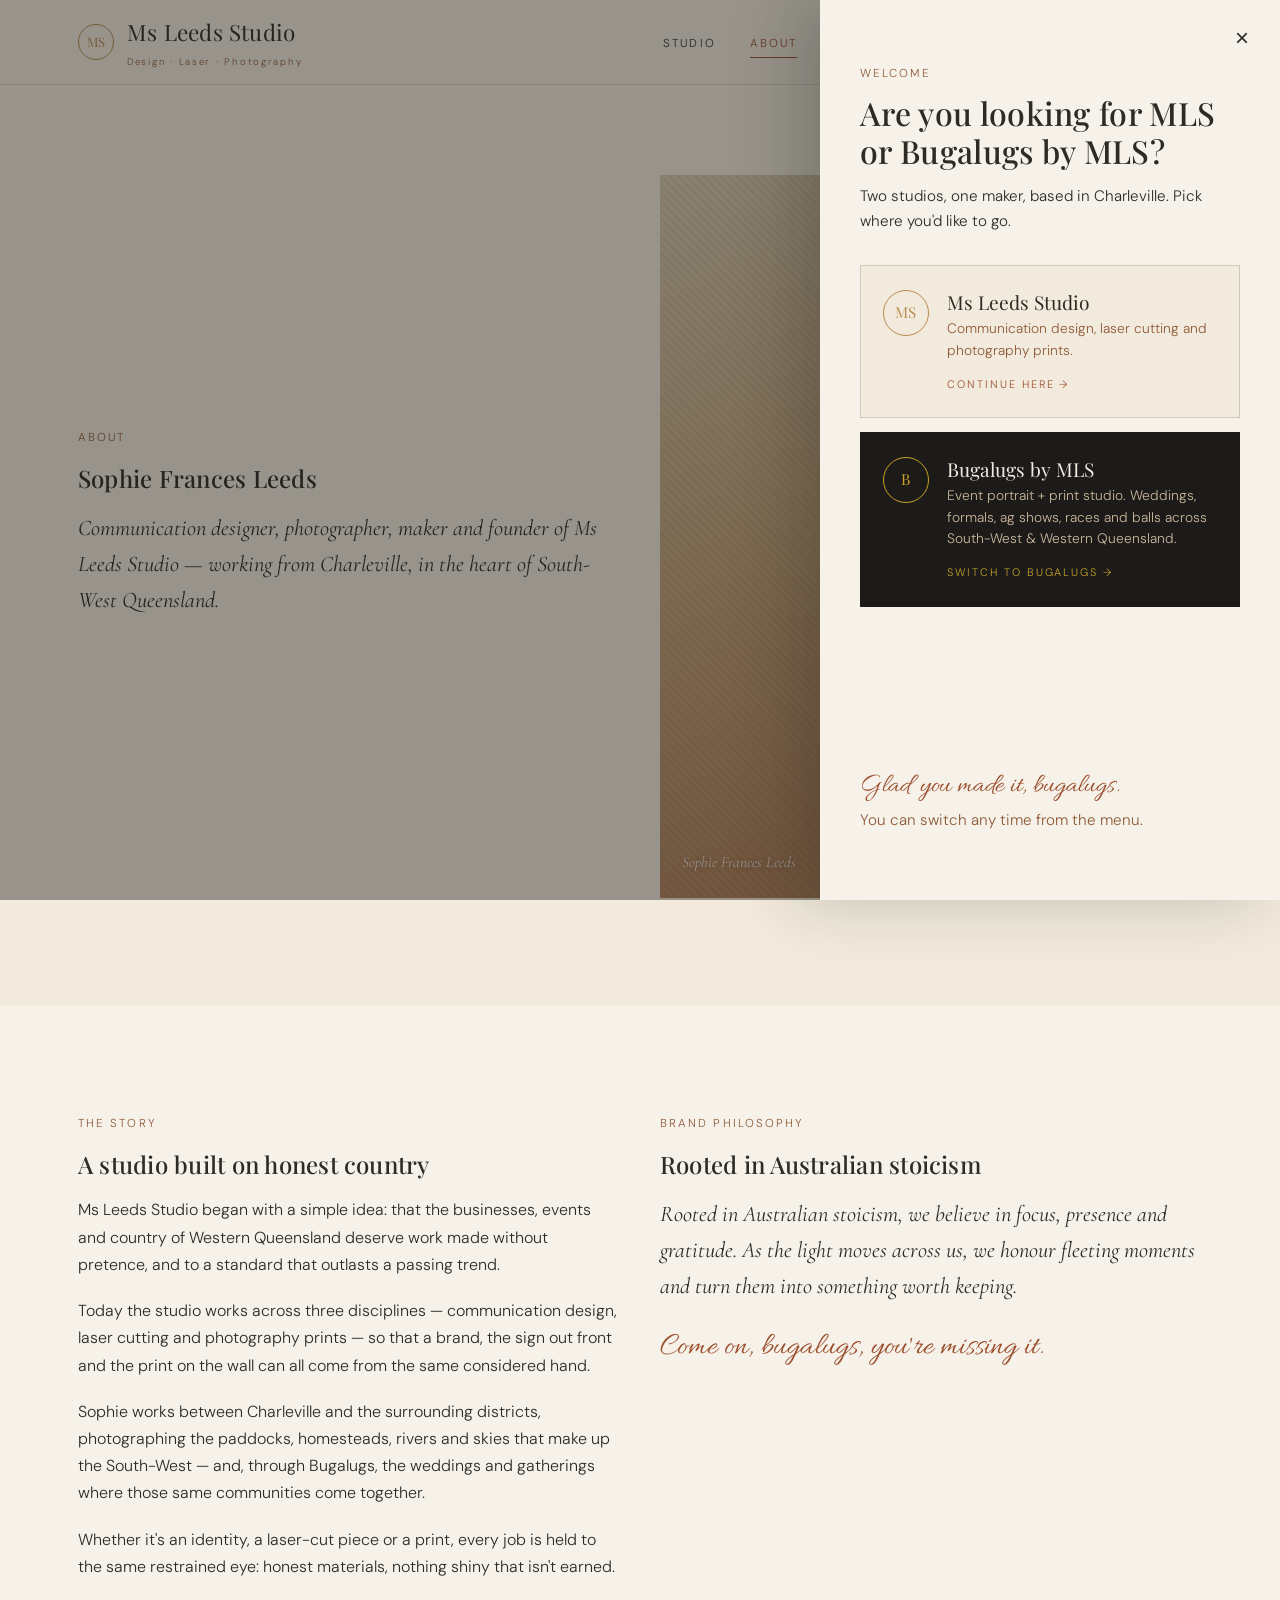
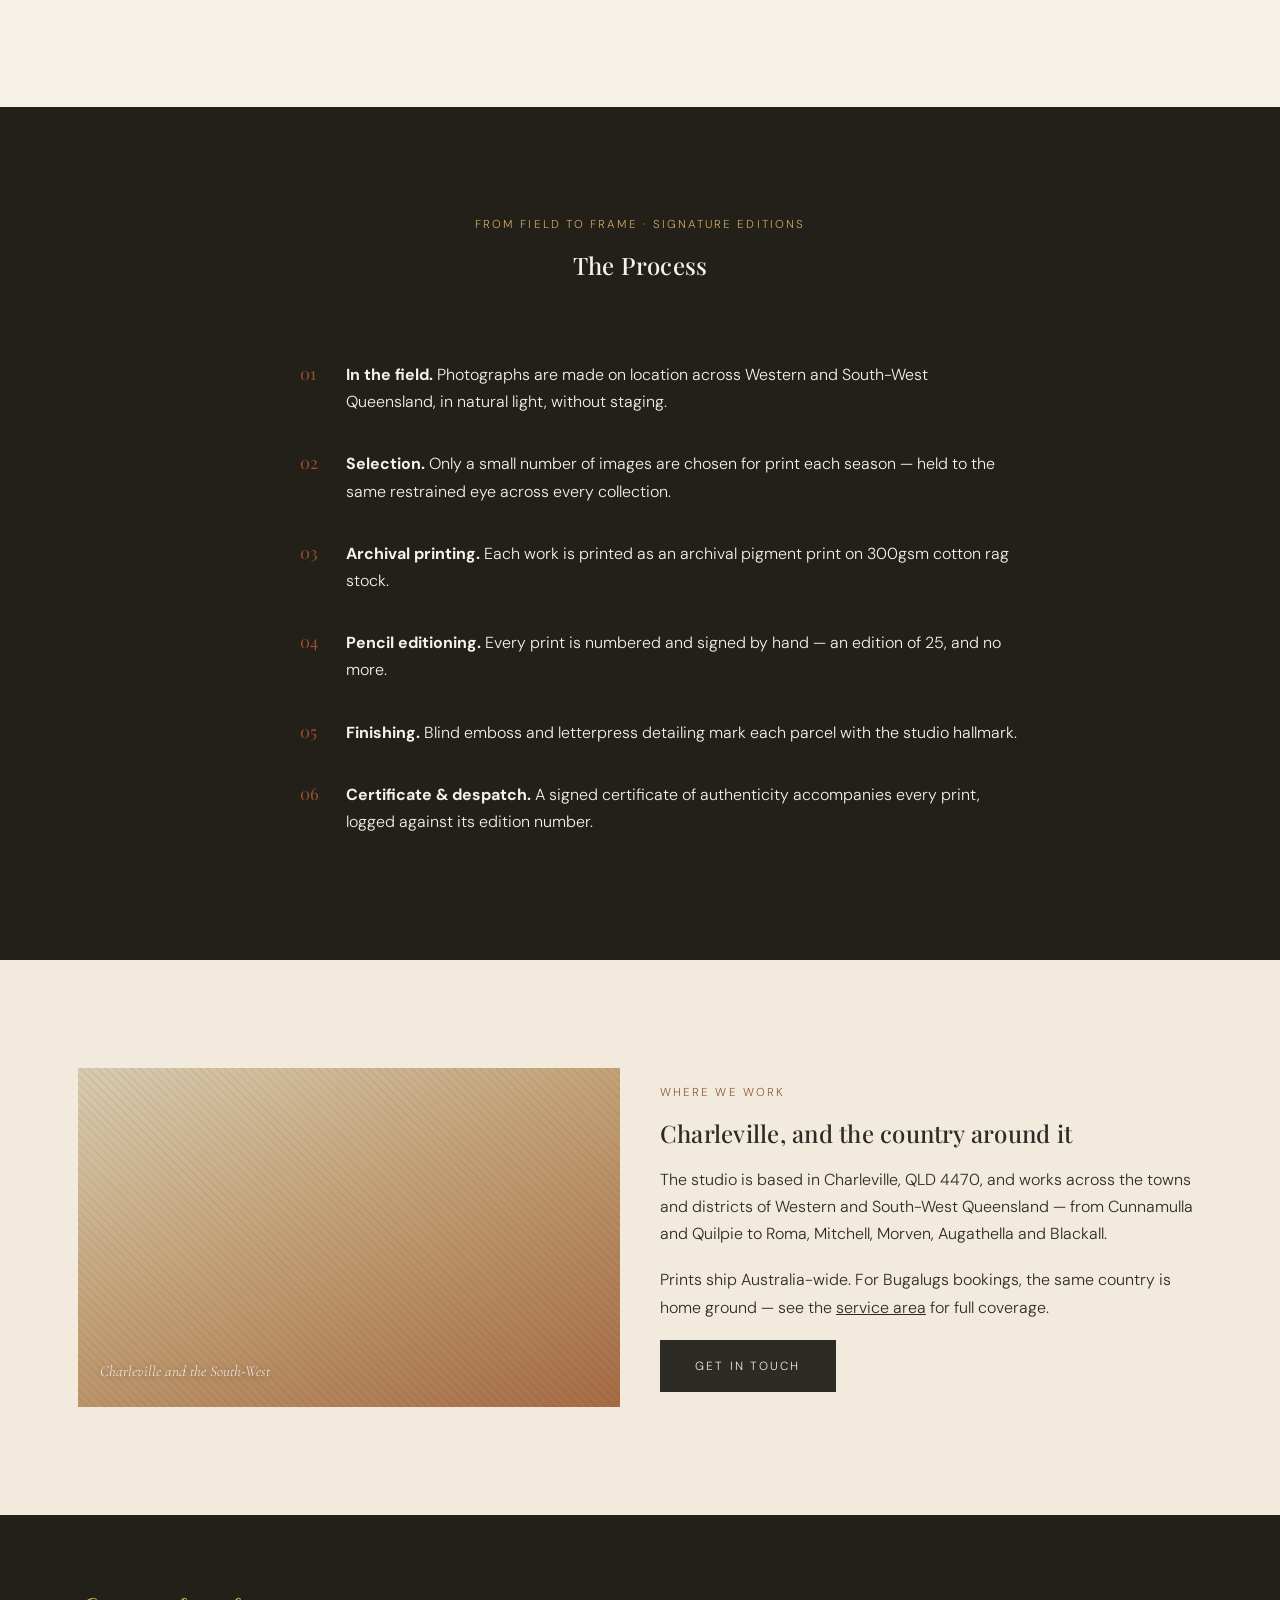
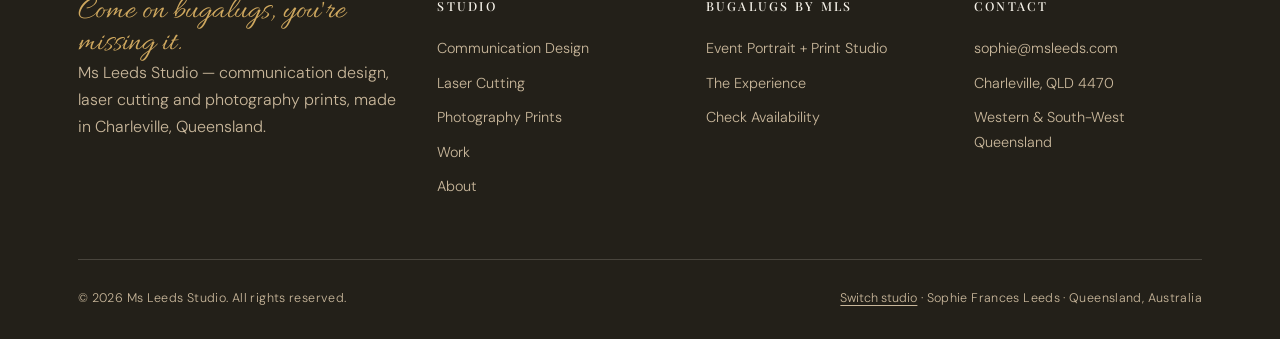
<file: about.html>
<!doctype html>
<html lang="en-AU">
<head>
<meta charset="UTF-8">
<meta name="viewport" content="width=device-width, initial-scale=1.0">
<title>About the Studio — Ms Leeds Studio</title>
<link rel="icon" type="image/svg+xml" href="data:image/svg+xml,%3Csvg xmlns='http://www.w3.org/2000/svg' viewBox='0 0 64 64'%3E%3Ccircle cx='32' cy='32' r='31' fill='%232e2b27'/%3E%3Ctext x='32' y='41' font-family='Georgia,serif' font-size='22' fill='%23cfa85f' text-anchor='middle'%3EMS%3C/text%3E%3C/svg%3E">
<meta name="description" content="Ms Leeds Studio is the work of photographer Sophie Frances Leeds, based in Charleville, Queensland — fine art prints of Western Queensland, made honestly and finished to museum standard.">
<link rel="preconnect" href="https://fonts.googleapis.com">
<link href="https://fonts.googleapis.com/css2?family=Playfair+Display:wght@500;600&family=Cormorant+Garamond:ital@1&family=Allura&family=DM+Sans:wght@300;400;500&display=swap" rel="stylesheet">
<link rel="stylesheet" href="css/style.css">
</head>
<body>
<a class="skip-link" href="#main">Skip to content</a>

<header class="site-header">
  <div class="container">
    <a href="index.html" class="brand-mark"><span class="monogram" aria-hidden="true">MS</span><span>Ms Leeds Studio<small>Design · Laser · Photography</small></span></a>
    <nav class="main-nav" aria-label="Main">
      <ul>
        <li><a href="studio.html">Studio</a></li>
        <li><a href="about.html" class="active" aria-current="page">About</a></li>
        <li><a href="work.html">Work</a></li>
        <li><a href="contact.html">Contact</a></li>
        <li><a href="bugalugs/index.html" class="nav-switch"><span class="monogram" aria-hidden="true">B</span>Bugalugs by MLS</a></li>
      </ul>
    </nav>
    <button class="nav-toggle" aria-label="Toggle navigation" aria-expanded="false"><span></span><span></span><span></span></button>
  </div>
</header>

<main id="main">
<section class="section-linen" style="padding-top:90px;">
  <div class="container grid grid-2" style="align-items:center;">
    <div>
      <span class="eyebrow">About</span>
      <h1>Sophie Frances Leeds</h1>
      <p class="lede">Communication designer, photographer, maker and founder of Ms Leeds Studio — working from Charleville, in the heart of South-West Queensland.</p>
    </div>
    <div class="frame tall"><span class="frame-caption">Sophie Frances Leeds</span></div>
  </div>
</section>

<section class="section-paper">
  <div class="container grid grid-2">
    <div>
      <span class="eyebrow">The Story</span>
      <h2>A studio built on honest country</h2>
      <p>Ms Leeds Studio began with a simple idea: that the businesses, events and country of Western Queensland deserve work made without pretence, and to a standard that outlasts a passing trend.</p>
      <p>Today the studio works across three disciplines — communication design, laser cutting and photography prints — so that a brand, the sign out front and the print on the wall can all come from the same considered hand.</p>
      <p>Sophie works between Charleville and the surrounding districts, photographing the paddocks, homesteads, rivers and skies that make up the South-West — and, through Bugalugs, the weddings and gatherings where those same communities come together.</p>
      <p>Whether it's an identity, a laser-cut piece or a print, every job is held to the same restrained eye: honest materials, nothing shiny that isn't earned.</p>
    </div>
    <div>
      <span class="eyebrow">Brand Philosophy</span>
      <h2>Rooted in Australian stoicism</h2>
      <p class="lede">Rooted in Australian stoicism, we believe in focus, presence and gratitude. As the light moves across us, we honour fleeting moments and turn them into something worth keeping.</p>
      <p class="script">Come on, bugalugs, you're missing it.</p>
    </div>
  </div>
</section>

<section class="section-dark">
  <div class="container">
    <div class="section-header center on-dark">
      <span class="eyebrow on-dark">From Field To Frame &middot; Signature Editions</span>
      <h2 style="color:var(--paper);">The Process</h2>
    </div>
    <ol class="numbered-list on-dark" style="max-width:760px;margin:0 auto;">
      <li><span class="num">01</span><div><strong>In the field.</strong> Photographs are made on location across Western and South-West Queensland, in natural light, without staging.</div></li>
      <li><span class="num">02</span><div><strong>Selection.</strong> Only a small number of images are chosen for print each season — held to the same restrained eye across every collection.</div></li>
      <li><span class="num">03</span><div><strong>Archival printing.</strong> Each work is printed as an archival pigment print on 300gsm cotton rag stock.</div></li>
      <li><span class="num">04</span><div><strong>Pencil editioning.</strong> Every print is numbered and signed by hand — an edition of 25, and no more.</div></li>
      <li><span class="num">05</span><div><strong>Finishing.</strong> Blind emboss and letterpress detailing mark each parcel with the studio hallmark.</div></li>
      <li><span class="num">06</span><div><strong>Certificate &amp; despatch.</strong> A signed certificate of authenticity accompanies every print, logged against its edition number.</div></li>
    </ol>
  </div>
</section>

<section class="section-linen">
  <div class="container grid grid-2" style="align-items:center;">
    <div class="frame wide"><span class="frame-caption">Charleville and the South-West</span></div>
    <div>
      <span class="eyebrow">Where We Work</span>
      <h2>Charleville, and the country around it</h2>
      <p>The studio is based in Charleville, QLD 4470, and works across the towns and districts of Western and South-West Queensland — from Cunnamulla and Quilpie to Roma, Mitchell, Morven, Augathella and Blackall.</p>
      <p>Prints ship Australia-wide. For Bugalugs bookings, the same country is home ground — see the <a href="bugalugs/booking.html" style="text-decoration:underline;">service area</a> for full coverage.</p>
      <a href="contact.html" class="btn btn-solid">Get in Touch</a>
    </div>
  </div>
</section>
</main>

<footer class="site-footer">
  <div class="container">
    <div class="footer-grid">
      <div class="footer-brand">
        <span class="script">Come on bugalugs, you're missing it.</span>
        <p>Ms Leeds Studio — communication design, laser cutting and photography prints, made in Charleville, Queensland.</p>
      </div>
      <div>
        <h4>Studio</h4>
        <ul>
          <li><a href="studio.html#design">Communication Design</a></li>
          <li><a href="studio.html#laser">Laser Cutting</a></li>
          <li><a href="studio.html#prints">Photography Prints</a></li>
          <li><a href="work.html">Work</a></li>
          <li><a href="about.html">About</a></li>
        </ul>
      </div>
      <div>
        <h4>Bugalugs by MLS</h4>
        <ul>
          <li><a href="bugalugs/index.html">Event Portrait + Print Studio</a></li>
          <li><a href="bugalugs/experience.html">The Experience</a></li>
          <li><a href="bugalugs/booking.html">Check Availability</a></li>
        </ul>
      </div>
      <div>
        <h4>Contact</h4>
        <ul>
          <li><a href="mailto:sophie@msleeds.com">sophie@msleeds.com</a></li>
          <li>Charleville, QLD 4470</li>
          <li>Western &amp; South-West Queensland</li>
        </ul>
      </div>
    </div>
    <div class="footer-bottom">
      <span>&copy; <span data-year></span> Ms Leeds Studio. All rights reserved.</span>
      <span><button type="button" class="link-button" data-open-chooser>Switch studio</button> · Sophie Frances Leeds · Queensland, Australia</span>
    </div>
  </div>
</footer>

<script src="js/main.js"></script>
</body>
</html>
</file>
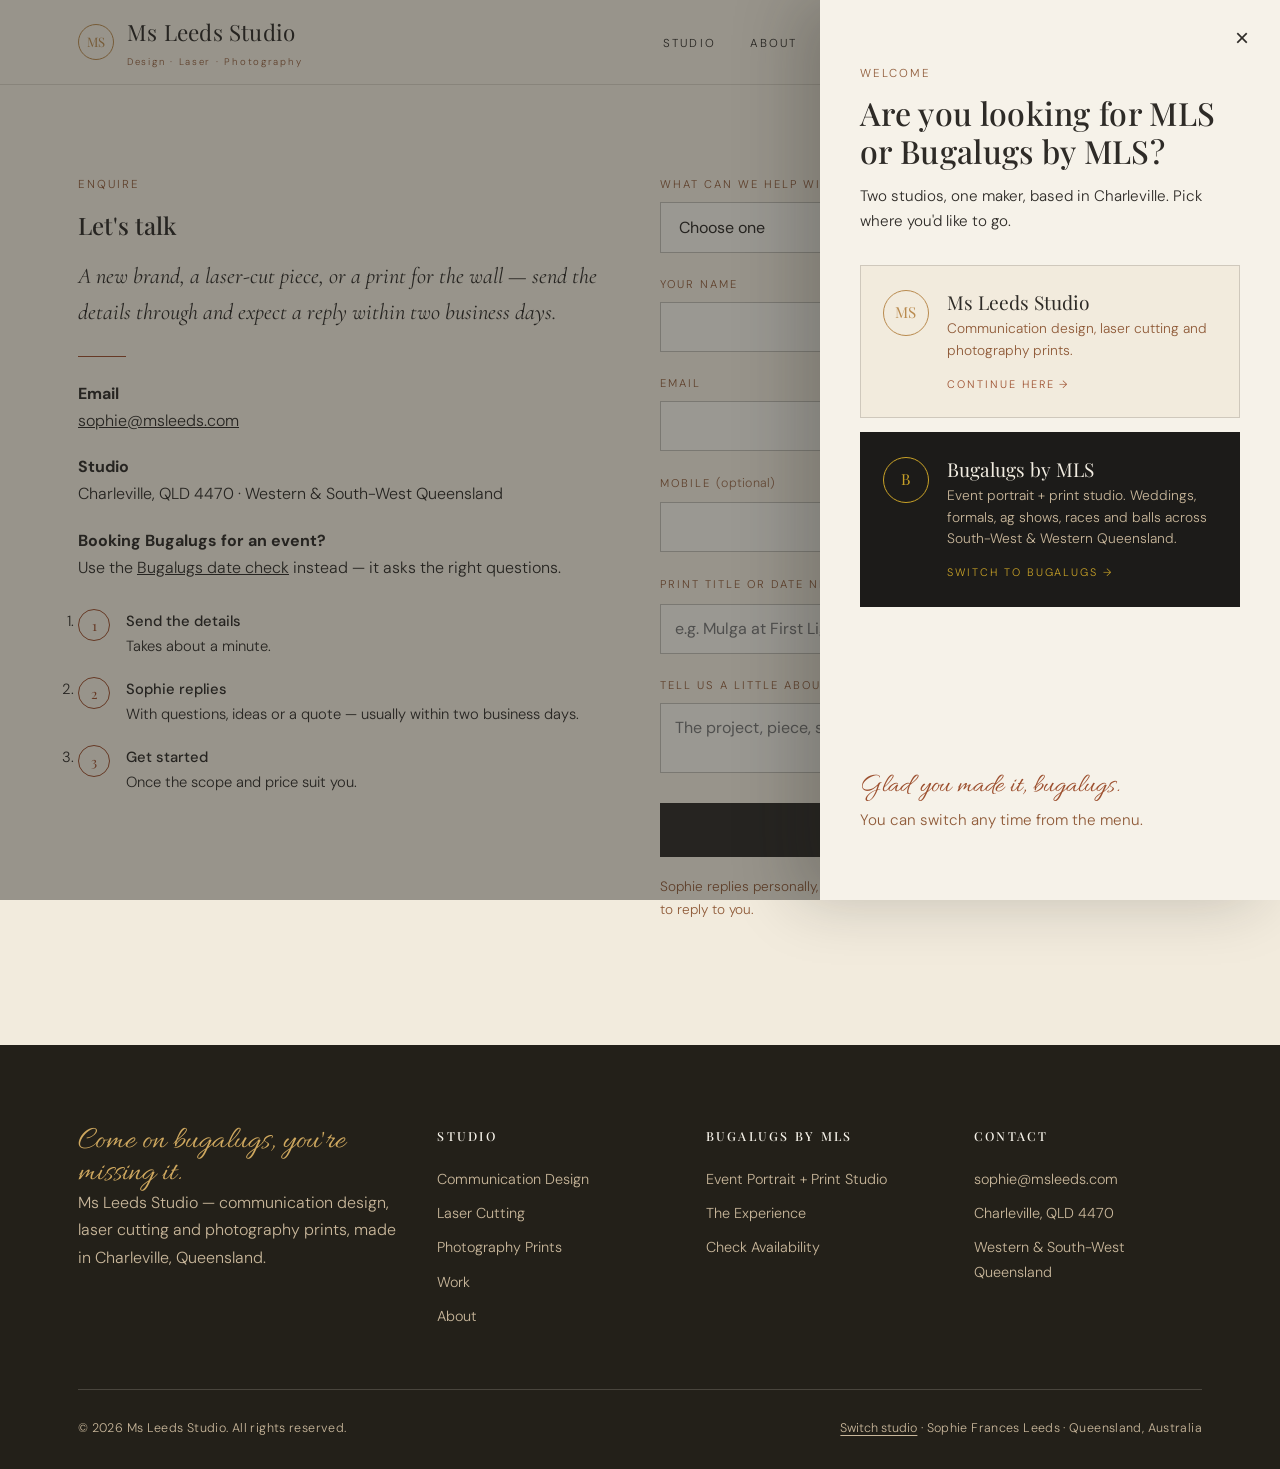
<file: contact.html>
<!doctype html>
<html lang="en-AU">
<head>
<meta charset="UTF-8">
<meta name="viewport" content="width=device-width, initial-scale=1.0">
<title>Enquire — Ms Leeds Studio</title>
<link rel="icon" type="image/svg+xml" href="data:image/svg+xml,%3Csvg xmlns='http://www.w3.org/2000/svg' viewBox='0 0 64 64'%3E%3Ccircle cx='32' cy='32' r='31' fill='%232e2b27'/%3E%3Ctext x='32' y='41' font-family='Georgia,serif' font-size='22' fill='%23cfa85f' text-anchor='middle'%3EMS%3C/text%3E%3C/svg%3E">
<meta name="description" content="Enquire about fine art prints from Ms Leeds Studio — sizing, availability and pricing for Western Queensland photography editions.">
<link rel="preconnect" href="https://fonts.googleapis.com">
<link href="https://fonts.googleapis.com/css2?family=Playfair+Display:wght@500;600&family=Cormorant+Garamond:ital@1&family=Allura&family=DM+Sans:wght@300;400;500&display=swap" rel="stylesheet">
<link rel="stylesheet" href="css/style.css">
</head>
<body>
<a class="skip-link" href="#main">Skip to content</a>

<header class="site-header">
  <div class="container">
    <a href="index.html" class="brand-mark"><span class="monogram" aria-hidden="true">MS</span><span>Ms Leeds Studio<small>Design · Laser · Photography</small></span></a>
    <nav class="main-nav" aria-label="Main">
      <ul>
        <li><a href="studio.html">Studio</a></li>
        <li><a href="about.html">About</a></li>
        <li><a href="work.html">Work</a></li>
        <li><a href="contact.html" class="active" aria-current="page">Contact</a></li>
        <li><a href="bugalugs/index.html" class="nav-switch"><span class="monogram" aria-hidden="true">B</span>Bugalugs by MLS</a></li>
      </ul>
    </nav>
    <button class="nav-toggle" aria-label="Toggle navigation" aria-expanded="false"><span></span><span></span><span></span></button>
  </div>
</header>

<main id="main">
<section class="section-linen" style="padding-top:90px;">
  <div class="container grid grid-2">
    <div>
      <span class="eyebrow">Enquire</span>
      <h1>Let's talk</h1>
      <p class="lede">A new brand, a laser-cut piece, or a print for the wall — send the details through and expect a reply within two business days.</p>
      <div class="rule"></div>
      <p><strong>Email</strong><br><a href="mailto:sophie@msleeds.com" style="text-decoration:underline;">sophie@msleeds.com</a></p>
      <p><strong>Studio</strong><br>Charleville, QLD 4470 · Western &amp; South-West Queensland</p>
      <p><strong>Booking Bugalugs for an event?</strong><br>Use the <a href="bugalugs/booking.html" style="text-decoration:underline;">Bugalugs date check</a> instead &mdash; it asks the right questions.</p>
      <ol class="next-steps">
        <li><strong>Send the details</strong>Takes about a minute.</li>
        <li><strong>Sophie replies</strong>With questions, ideas or a quote &mdash; usually within two business days.</li>
        <li><strong>Get started</strong>Once the scope and price suit you.</li>
      </ol>
    </div>

    <div class="form-wrap">
      <form data-enquiry-form action="https://formsubmit.co/sophie@msleeds.com" method="POST">
          <input type="hidden" name="_subject" value="New enquiry — Ms Leeds Studio website">
          <input type="hidden" name="_template" value="table">
          <input type="hidden" name="_captcha" value="false">
          <div class="hp-field" aria-hidden="true"><label for="_honey">Leave this empty</label><input type="text" id="_honey" name="_honey" tabindex="-1" autocomplete="off"></div>
          <div class="field">
            <label for="service">What can we help with?</label>
            <select id="service" name="Enquiry about" required>
              <option value="">Choose one</option>
              <option value="Communication Design" data-key="design">Communication Design</option>
              <option value="Laser Cutting" data-key="laser">Laser Cutting</option>
              <option value="Photography Prints" data-key="prints">Photography Prints</option>
              <option value="Something else" data-key="other">Something else</option>
            </select>
          </div>
          <div class="field">
            <label for="name">Your name</label>
            <input type="text" id="name" name="Name" autocomplete="name" required>
          </div>
          <div class="field">
            <label for="email">Email</label>
            <input type="email" id="email" name="email" autocomplete="email" inputmode="email" required>
          </div>
          <div class="field">
            <label for="phone">Mobile <span class="optional">(optional)</span></label>
            <input type="tel" id="phone" name="Mobile" autocomplete="tel" inputmode="tel">
          </div>
          <div class="field">
            <label for="detail">Print title or date needed <span class="optional">(optional)</span></label>
            <input type="text" id="detail" name="Print or date" placeholder="e.g. Mulga at First Light, or 14 March">
          </div>
          <div class="field">
            <label for="message">Tell us a little about it</label>
            <textarea id="message" name="Message" required placeholder="The project, piece, size or space you have in mind"></textarea>
          </div>
          <button type="submit" class="btn btn-solid btn-block">Send enquiry</button>
          <p class="form-note">Sophie replies personally, usually within two business days. Your details are only used to reply to you.</p>
        </form>
        <div class="form-success" tabindex="-1">
          <h3>Thank you &mdash; it's on its way</h3>
          <p style="margin:0;">Your enquiry has reached Sophie's inbox. Expect a reply within two business days. In the meantime, have a look through the <a href="work.html" style="text-decoration:underline;">recent work</a>.</p>
        </div>
        <div class="form-error" role="alert" hidden>
          <p style="margin:0;">Sorry &mdash; that didn't send. Please try again, or email <a href="mailto:sophie@msleeds.com" style="text-decoration:underline;">sophie@msleeds.com</a> directly.</p>
        </div>
    </div>
  </div>
</section>
</main>

<footer class="site-footer">
  <div class="container">
    <div class="footer-grid">
      <div class="footer-brand">
        <span class="script">Come on bugalugs, you're missing it.</span>
        <p>Ms Leeds Studio — communication design, laser cutting and photography prints, made in Charleville, Queensland.</p>
      </div>
      <div>
        <h4>Studio</h4>
        <ul>
          <li><a href="studio.html#design">Communication Design</a></li>
          <li><a href="studio.html#laser">Laser Cutting</a></li>
          <li><a href="studio.html#prints">Photography Prints</a></li>
          <li><a href="work.html">Work</a></li>
          <li><a href="about.html">About</a></li>
        </ul>
      </div>
      <div>
        <h4>Bugalugs by MLS</h4>
        <ul>
          <li><a href="bugalugs/index.html">Event Portrait + Print Studio</a></li>
          <li><a href="bugalugs/experience.html">The Experience</a></li>
          <li><a href="bugalugs/booking.html">Check Availability</a></li>
        </ul>
      </div>
      <div>
        <h4>Contact</h4>
        <ul>
          <li><a href="mailto:sophie@msleeds.com">sophie@msleeds.com</a></li>
          <li>Charleville, QLD 4470</li>
          <li>Western &amp; South-West Queensland</li>
        </ul>
      </div>
    </div>
    <div class="footer-bottom">
      <span>&copy; <span data-year></span> Ms Leeds Studio. All rights reserved.</span>
      <span><button type="button" class="link-button" data-open-chooser>Switch studio</button> · Sophie Frances Leeds · Queensland, Australia</span>
    </div>
  </div>
</footer>

<script src="js/main.js"></script>
<script>
  var params = new URLSearchParams(window.location.search);
  var printParam = params.get('print');
  if (printParam) {
    var field = document.getElementById('print');
    if (field) field.value = printParam;
  }
</script>
</body>
</html>
</file>
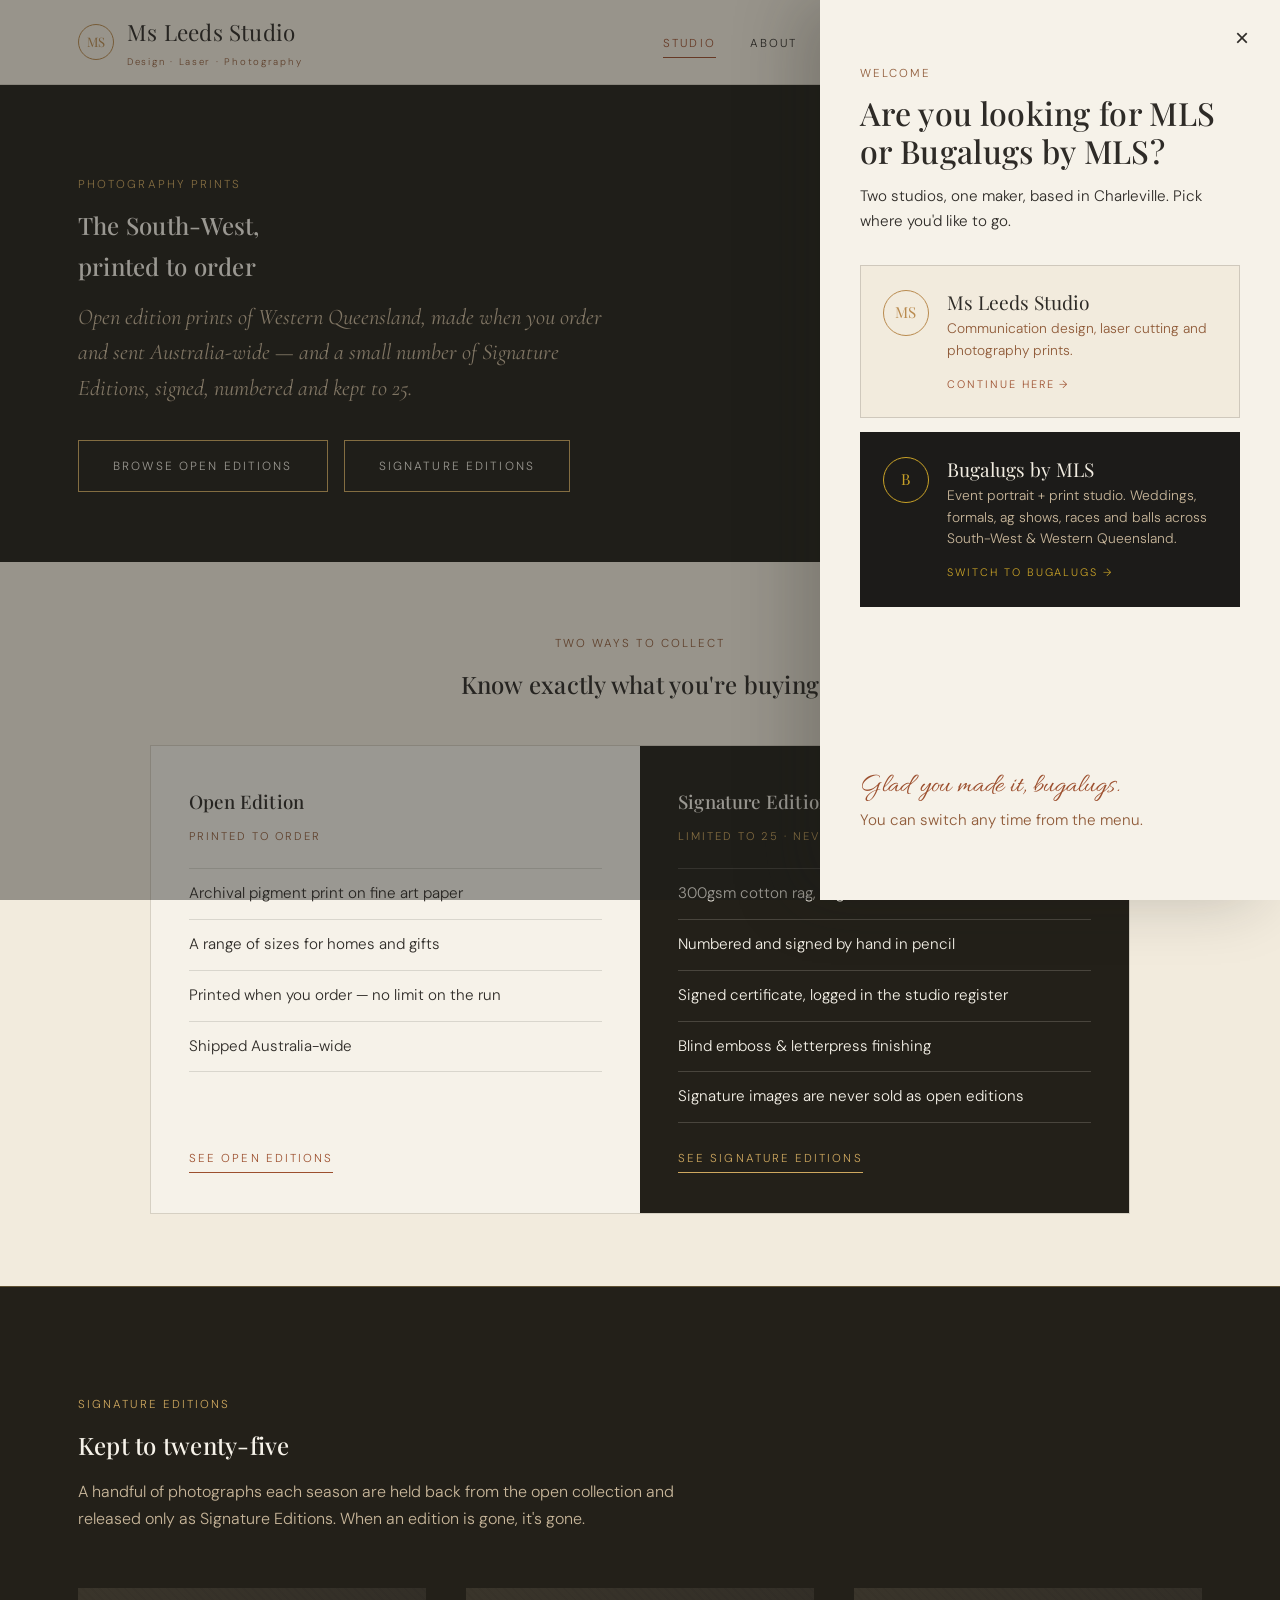
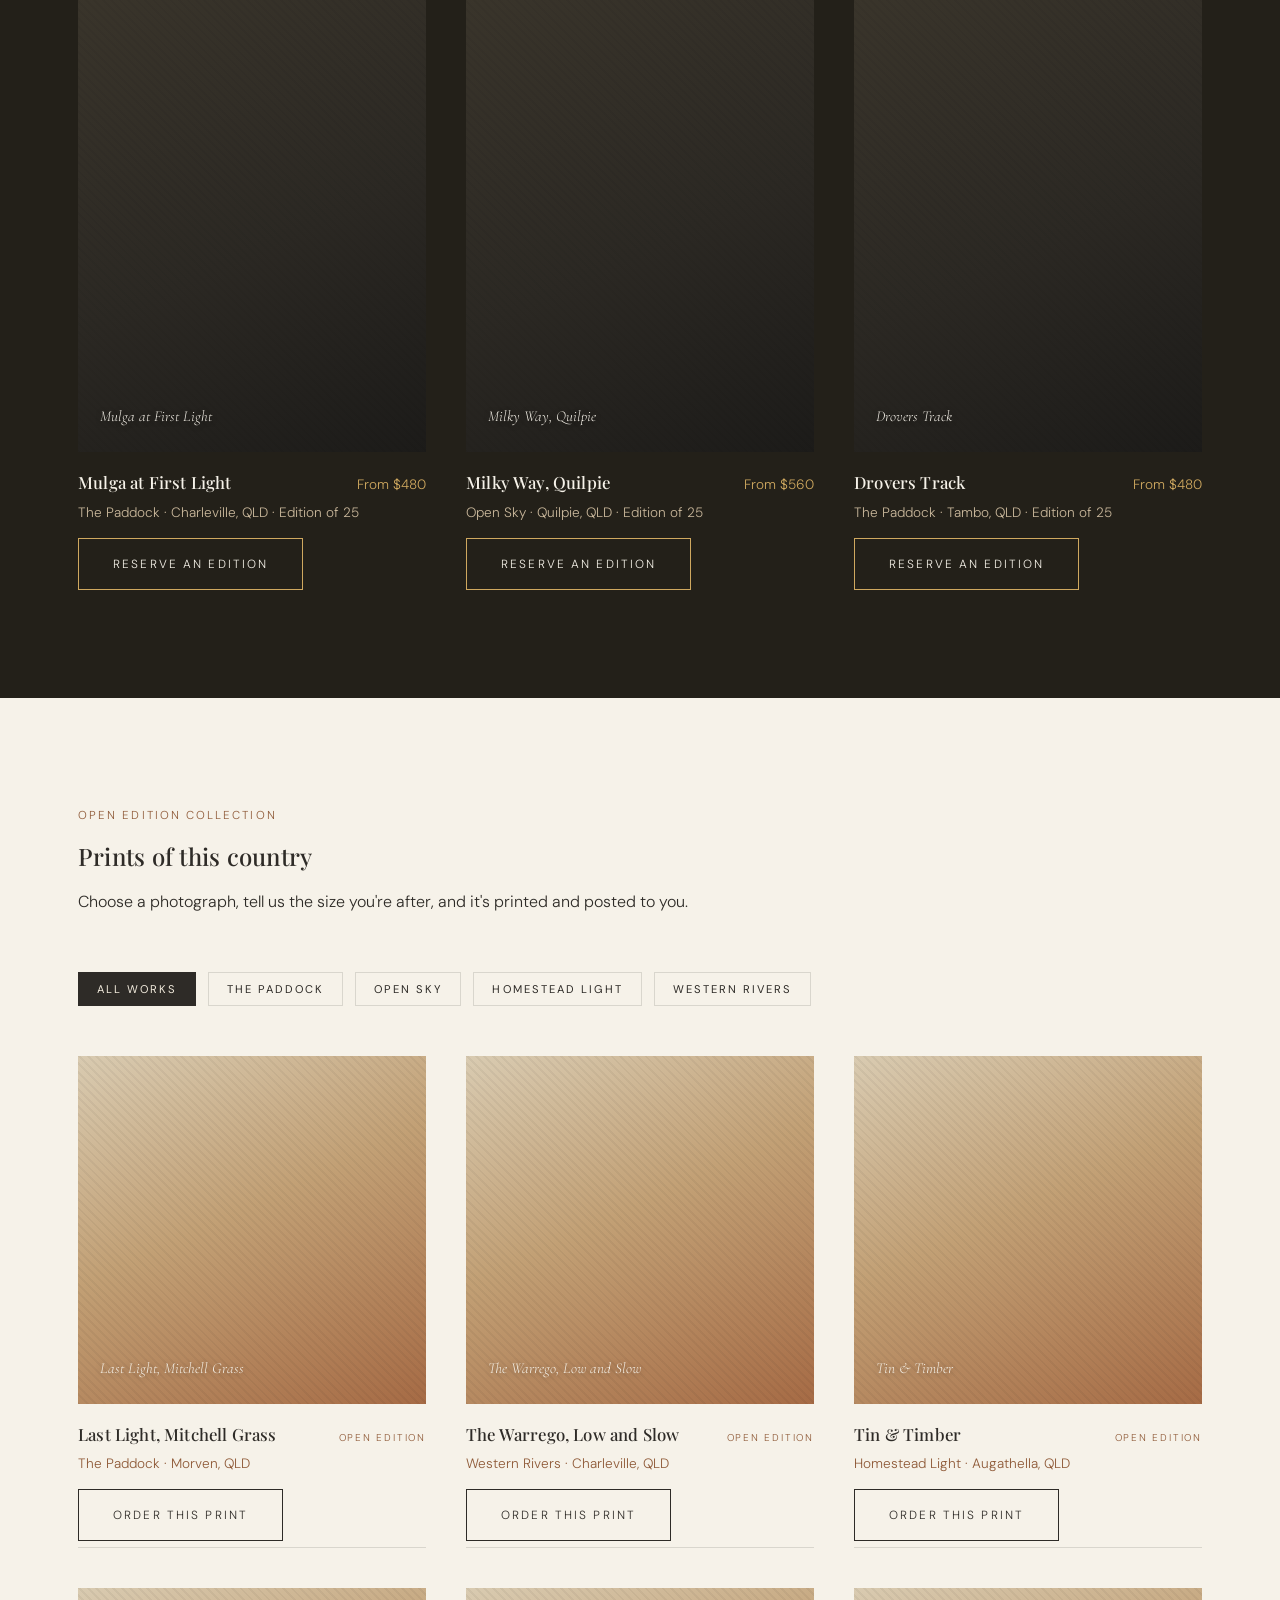
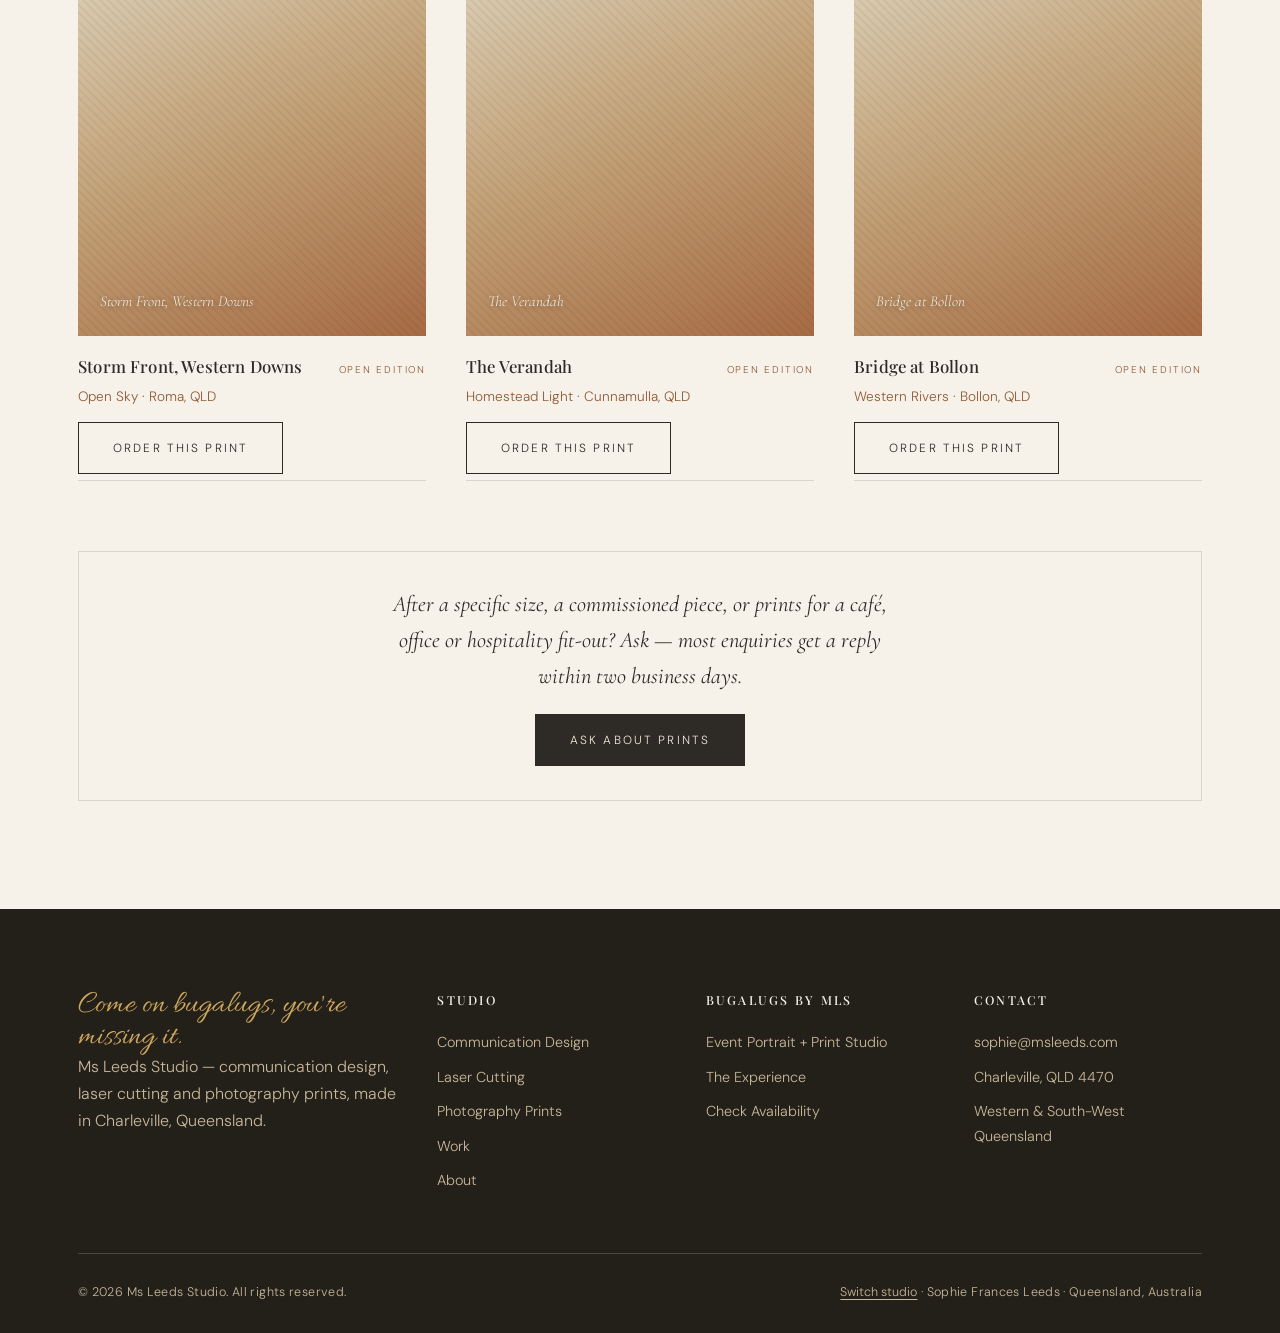
<file: gallery.html>
<!doctype html>
<html lang="en-AU">
<head>
<meta charset="UTF-8">
<meta name="viewport" content="width=device-width, initial-scale=1.0">
<title>Photography Prints — Ms Leeds Studio</title>
<link rel="icon" type="image/svg+xml" href="data:image/svg+xml,%3Csvg xmlns='http://www.w3.org/2000/svg' viewBox='0 0 64 64'%3E%3Ccircle cx='32' cy='32' r='31' fill='%232e2b27'/%3E%3Ctext x='32' y='41' font-family='Georgia,serif' font-size='22' fill='%23cfa85f' text-anchor='middle'%3EMS%3C/text%3E%3C/svg%3E">
<meta name="description" content="Western Queensland photography prints by Ms Leeds Studio: open edition prints made to order and shipped Australia-wide, plus Signature Editions — signed, numbered, limited to 25.">
<link rel="preconnect" href="https://fonts.googleapis.com">
<link href="https://fonts.googleapis.com/css2?family=Playfair+Display:wght@500;600&family=Cormorant+Garamond:ital@1&family=Allura&family=DM+Sans:wght@300;400;500&display=swap" rel="stylesheet">
<link rel="stylesheet" href="css/style.css">
</head>
<body>
<a class="skip-link" href="#main">Skip to content</a>

<header class="site-header">
  <div class="container">
    <a href="index.html" class="brand-mark"><span class="monogram" aria-hidden="true">MS</span><span>Ms Leeds Studio<small>Design · Laser · Photography</small></span></a>
    <nav class="main-nav" aria-label="Main">
      <ul>
        <li><a href="studio.html" class="active" aria-current="page">Studio</a></li>
        <li><a href="about.html">About</a></li>
        <li><a href="work.html">Work</a></li>
        <li><a href="contact.html">Contact</a></li>
        <li><a href="bugalugs/index.html" class="nav-switch"><span class="monogram" aria-hidden="true">B</span>Bugalugs by MLS</a></li>
      </ul>
    </nav>
    <button class="nav-toggle" aria-label="Toggle navigation" aria-expanded="false"><span></span><span></span><span></span></button>
  </div>
</header>

<main id="main">
<section class="section-dark" style="padding:90px 0 70px;">
  <div class="container">
    <span class="eyebrow on-dark">Photography Prints</span>
    <h1 style="color:var(--paper);max-width:16ch;">The South-West, printed to order</h1>
    <p class="lede" style="color:var(--dust);max-width:54ch;">Open edition prints of Western Queensland, made when you order and sent Australia-wide &mdash; and a small number of Signature Editions, signed, numbered and kept to 25.</p>
    <div class="hero-actions">
      <a href="#open" class="btn btn-on-dark">Browse open editions</a>
      <a href="#signature" class="btn btn-on-dark">Signature Editions</a>
    </div>
  </div>
</section>

<section class="section-linen section-tight">
  <div class="container">
    <div class="section-header center" style="margin-bottom:40px;">
      <span class="eyebrow">Two ways to collect</span>
      <h2>Know exactly what you're buying</h2>
    </div>
    <div class="edition-compare">
      <div class="edition-col">
        <h3>Open Edition</h3>
        <p class="edition-tag">Printed to order</p>
        <ul class="service-list">
          <li>Archival pigment print on fine art paper</li>
          <li>A range of sizes for homes and gifts</li>
          <li>Printed when you order &mdash; no limit on the run</li>
          <li>Shipped Australia-wide</li>
        </ul>
        <a href="#open" class="text-link">See open editions</a>
      </div>
      <div class="edition-col signature">
        <h3>Signature Edition</h3>
        <p class="edition-tag">Limited to 25 &middot; never reprinted</p>
        <ul class="service-list">
          <li>300gsm cotton rag, large format</li>
          <li>Numbered and signed by hand in pencil</li>
          <li>Signed certificate, logged in the studio register</li>
          <li>Blind emboss &amp; letterpress finishing</li>
          <li>Signature images are never sold as open editions</li>
        </ul>
        <a href="#signature" class="text-link">See Signature Editions</a>
      </div>
    </div>
  </div>
</section>

<section class="section-dark signature-band" id="signature">
  <div class="container">
    <div class="section-header on-dark">
      <span class="eyebrow on-dark">Signature Editions</span>
      <h2>Kept to twenty-five</h2>
      <p style="color:var(--dust);">A handful of photographs each season are held back from the open collection and released only as Signature Editions. When an edition is gone, it's gone.</p>
    </div>
    <div class="grid grid-3">
      <article class="signature-card">
        <div class="frame tall dark"><span class="frame-caption">Mulga at First Light</span></div>
        <div class="print-meta"><h3>Mulga at First Light</h3><span class="print-price">From $480</span></div>
        <p class="print-sub">The Paddock · Charleville, QLD · Edition of 25</p>
        <a href="contact.html?print=Mulga%20at%20First%20Light%20%E2%80%94%20Signature%20Edition" class="btn btn-on-dark">Reserve an edition</a>
      </article>
      <article class="signature-card">
        <div class="frame tall dark"><span class="frame-caption">Milky Way, Quilpie</span></div>
        <div class="print-meta"><h3>Milky Way, Quilpie</h3><span class="print-price">From $560</span></div>
        <p class="print-sub">Open Sky · Quilpie, QLD · Edition of 25</p>
        <a href="contact.html?print=Milky%20Way%2C%20Quilpie%20%E2%80%94%20Signature%20Edition" class="btn btn-on-dark">Reserve an edition</a>
      </article>
      <article class="signature-card">
        <div class="frame tall dark"><span class="frame-caption">Drovers Track</span></div>
        <div class="print-meta"><h3>Drovers Track</h3><span class="print-price">From $480</span></div>
        <p class="print-sub">The Paddock · Tambo, QLD · Edition of 25</p>
        <a href="contact.html?print=Drovers%20Track%20%E2%80%94%20Signature%20Edition" class="btn btn-on-dark">Reserve an edition</a>
      </article>
    </div>
  </div>
</section>

<section class="section-paper" id="open">
  <div class="container">
    <div class="section-header">
      <span class="eyebrow">Open Edition Collection</span>
      <h2>Prints of this country</h2>
      <p>Choose a photograph, tell us the size you're after, and it's printed and posted to you.</p>
    </div>
    <div class="filter-row" data-target="print-grid" aria-label="Filter by collection">
      <button class="active" aria-pressed="true" data-filter="all">All Works</button>
      <button aria-pressed="false" data-filter="paddock">The Paddock</button>
      <button aria-pressed="false" data-filter="sky">Open Sky</button>
      <button aria-pressed="false" data-filter="homestead">Homestead Light</button>
      <button aria-pressed="false" data-filter="river">Western Rivers</button>
    </div>
    <div class="grid grid-3" id="print-grid">
      <article class="print-card" data-cat="paddock">
        <div class="frame square"><span class="frame-caption">Last Light, Mitchell Grass</span></div>
        <div class="print-meta"><h3>Last Light, Mitchell Grass</h3><span class="print-badge">Open edition</span></div>
        <p class="print-sub">The Paddock · Morven, QLD</p>
        <a href="contact.html?print=Last%20Light%2C%20Mitchell%20Grass" class="btn">Order this print</a>
      </article>
      <article class="print-card" data-cat="river">
        <div class="frame square"><span class="frame-caption">The Warrego, Low and Slow</span></div>
        <div class="print-meta"><h3>The Warrego, Low and Slow</h3><span class="print-badge">Open edition</span></div>
        <p class="print-sub">Western Rivers · Charleville, QLD</p>
        <a href="contact.html?print=The%20Warrego%2C%20Low%20and%20Slow" class="btn">Order this print</a>
      </article>
      <article class="print-card" data-cat="homestead">
        <div class="frame square"><span class="frame-caption">Tin &amp; Timber</span></div>
        <div class="print-meta"><h3>Tin &amp; Timber</h3><span class="print-badge">Open edition</span></div>
        <p class="print-sub">Homestead Light · Augathella, QLD</p>
        <a href="contact.html?print=Tin%20%26%20Timber" class="btn">Order this print</a>
      </article>
      <article class="print-card" data-cat="sky">
        <div class="frame square"><span class="frame-caption">Storm Front, Western Downs</span></div>
        <div class="print-meta"><h3>Storm Front, Western Downs</h3><span class="print-badge">Open edition</span></div>
        <p class="print-sub">Open Sky · Roma, QLD</p>
        <a href="contact.html?print=Storm%20Front%2C%20Western%20Downs" class="btn">Order this print</a>
      </article>
      <article class="print-card" data-cat="homestead">
        <div class="frame square"><span class="frame-caption">The Verandah</span></div>
        <div class="print-meta"><h3>The Verandah</h3><span class="print-badge">Open edition</span></div>
        <p class="print-sub">Homestead Light · Cunnamulla, QLD</p>
        <a href="contact.html?print=The%20Verandah" class="btn">Order this print</a>
      </article>
      <article class="print-card" data-cat="river">
        <div class="frame square"><span class="frame-caption">Bridge at Bollon</span></div>
        <div class="print-meta"><h3>Bridge at Bollon</h3><span class="print-badge">Open edition</span></div>
        <p class="print-sub">Western Rivers · Bollon, QLD</p>
        <a href="contact.html?print=Bridge%20at%20Bollon" class="btn">Order this print</a>
      </article>
    </div>
    <div class="card" style="margin-top:70px;text-align:center;">
      <p class="lede" style="max-width:52ch;margin:0 auto 20px;">After a specific size, a commissioned piece, or prints for a café, office or hospitality fit-out? Ask &mdash; most enquiries get a reply within two business days.</p>
      <a href="contact.html?service=prints" class="btn btn-solid">Ask about prints</a>
    </div>
  </div>
</section>
</main>

<footer class="site-footer">
  <div class="container">
    <div class="footer-grid">
      <div class="footer-brand">
        <span class="script">Come on bugalugs, you're missing it.</span>
        <p>Ms Leeds Studio — communication design, laser cutting and photography prints, made in Charleville, Queensland.</p>
      </div>
      <div>
        <h4>Studio</h4>
        <ul>
          <li><a href="studio.html#design">Communication Design</a></li>
          <li><a href="studio.html#laser">Laser Cutting</a></li>
          <li><a href="studio.html#prints">Photography Prints</a></li>
          <li><a href="work.html">Work</a></li>
          <li><a href="about.html">About</a></li>
        </ul>
      </div>
      <div>
        <h4>Bugalugs by MLS</h4>
        <ul>
          <li><a href="bugalugs/index.html">Event Portrait + Print Studio</a></li>
          <li><a href="bugalugs/experience.html">The Experience</a></li>
          <li><a href="bugalugs/booking.html">Check Availability</a></li>
        </ul>
      </div>
      <div>
        <h4>Contact</h4>
        <ul>
          <li><a href="mailto:sophie@msleeds.com">sophie@msleeds.com</a></li>
          <li>Charleville, QLD 4470</li>
          <li>Western &amp; South-West Queensland</li>
        </ul>
      </div>
    </div>
    <div class="footer-bottom">
      <span>&copy; <span data-year></span> Ms Leeds Studio. All rights reserved.</span>
      <span><button type="button" class="link-button" data-open-chooser>Switch studio</button> · Sophie Frances Leeds · Queensland, Australia</span>
    </div>
  </div>
</footer>

<script src="js/main.js"></script>
</body>
</html>
</file>
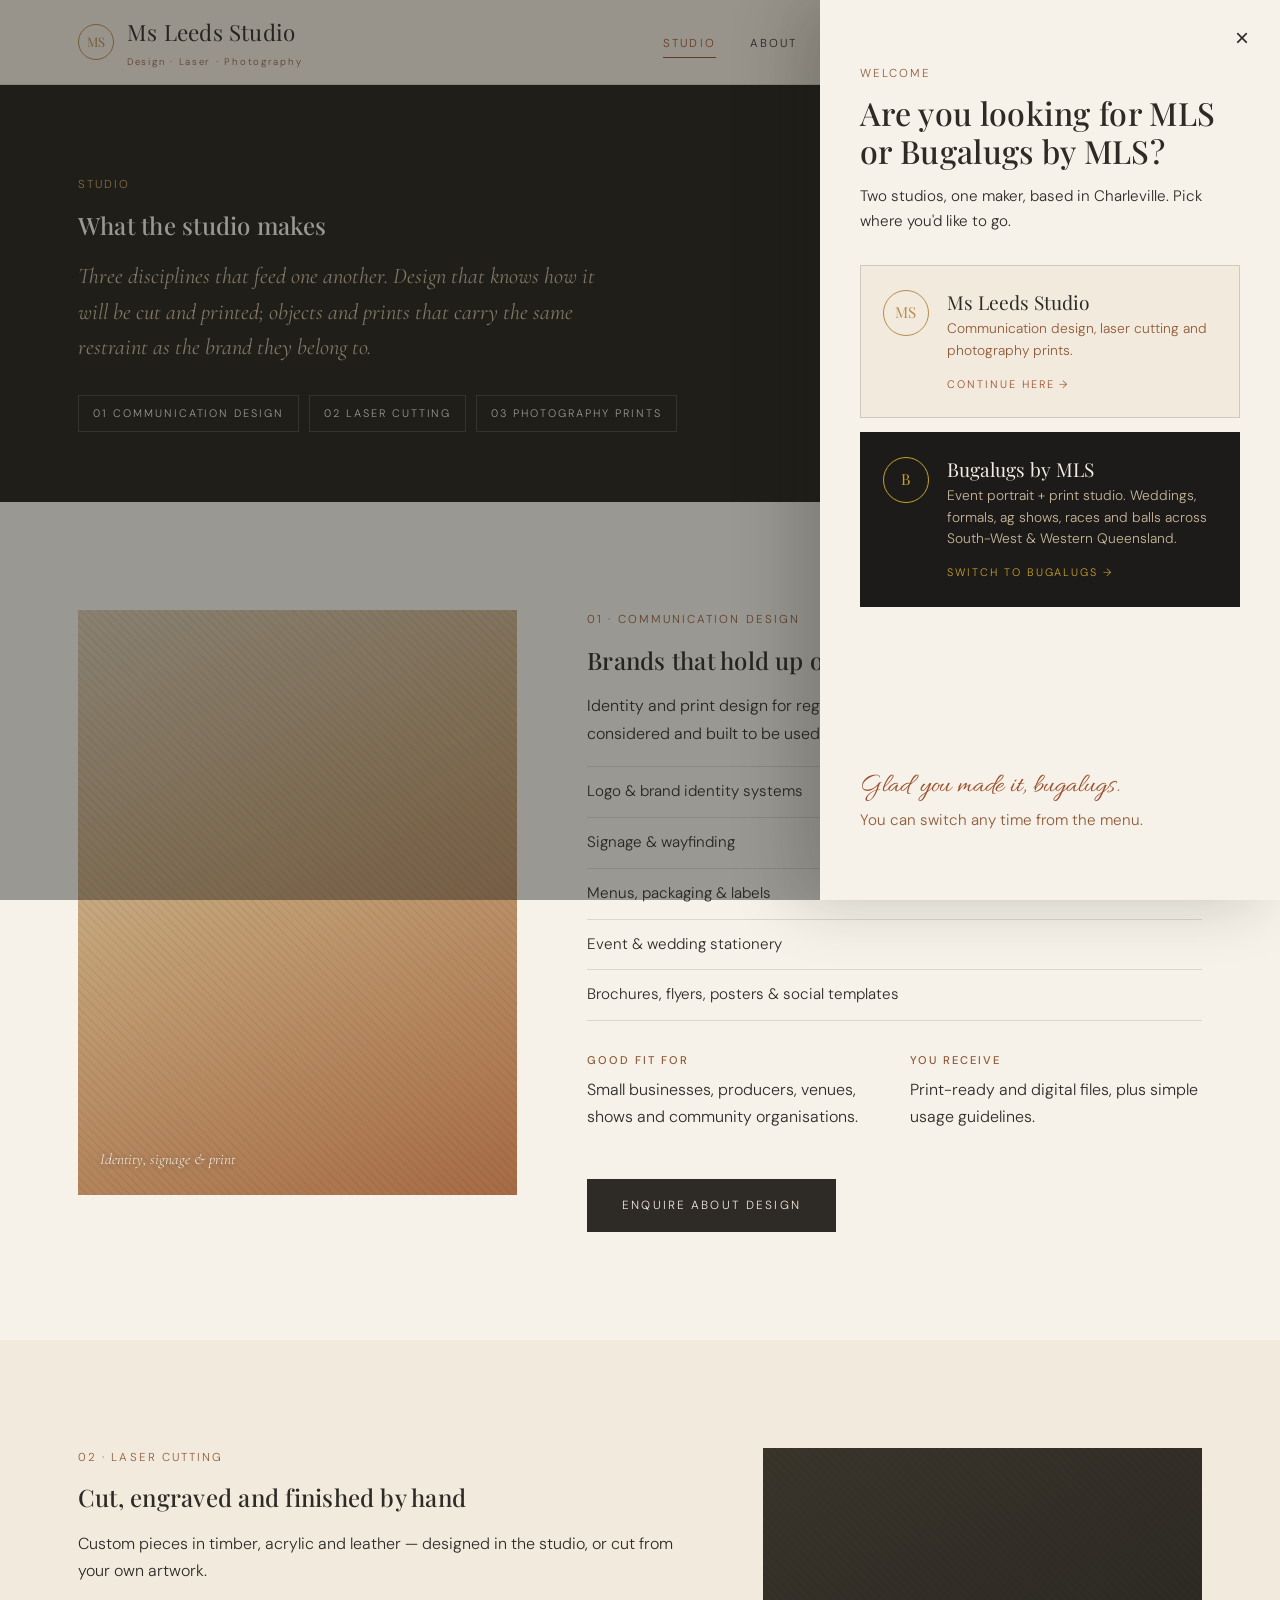
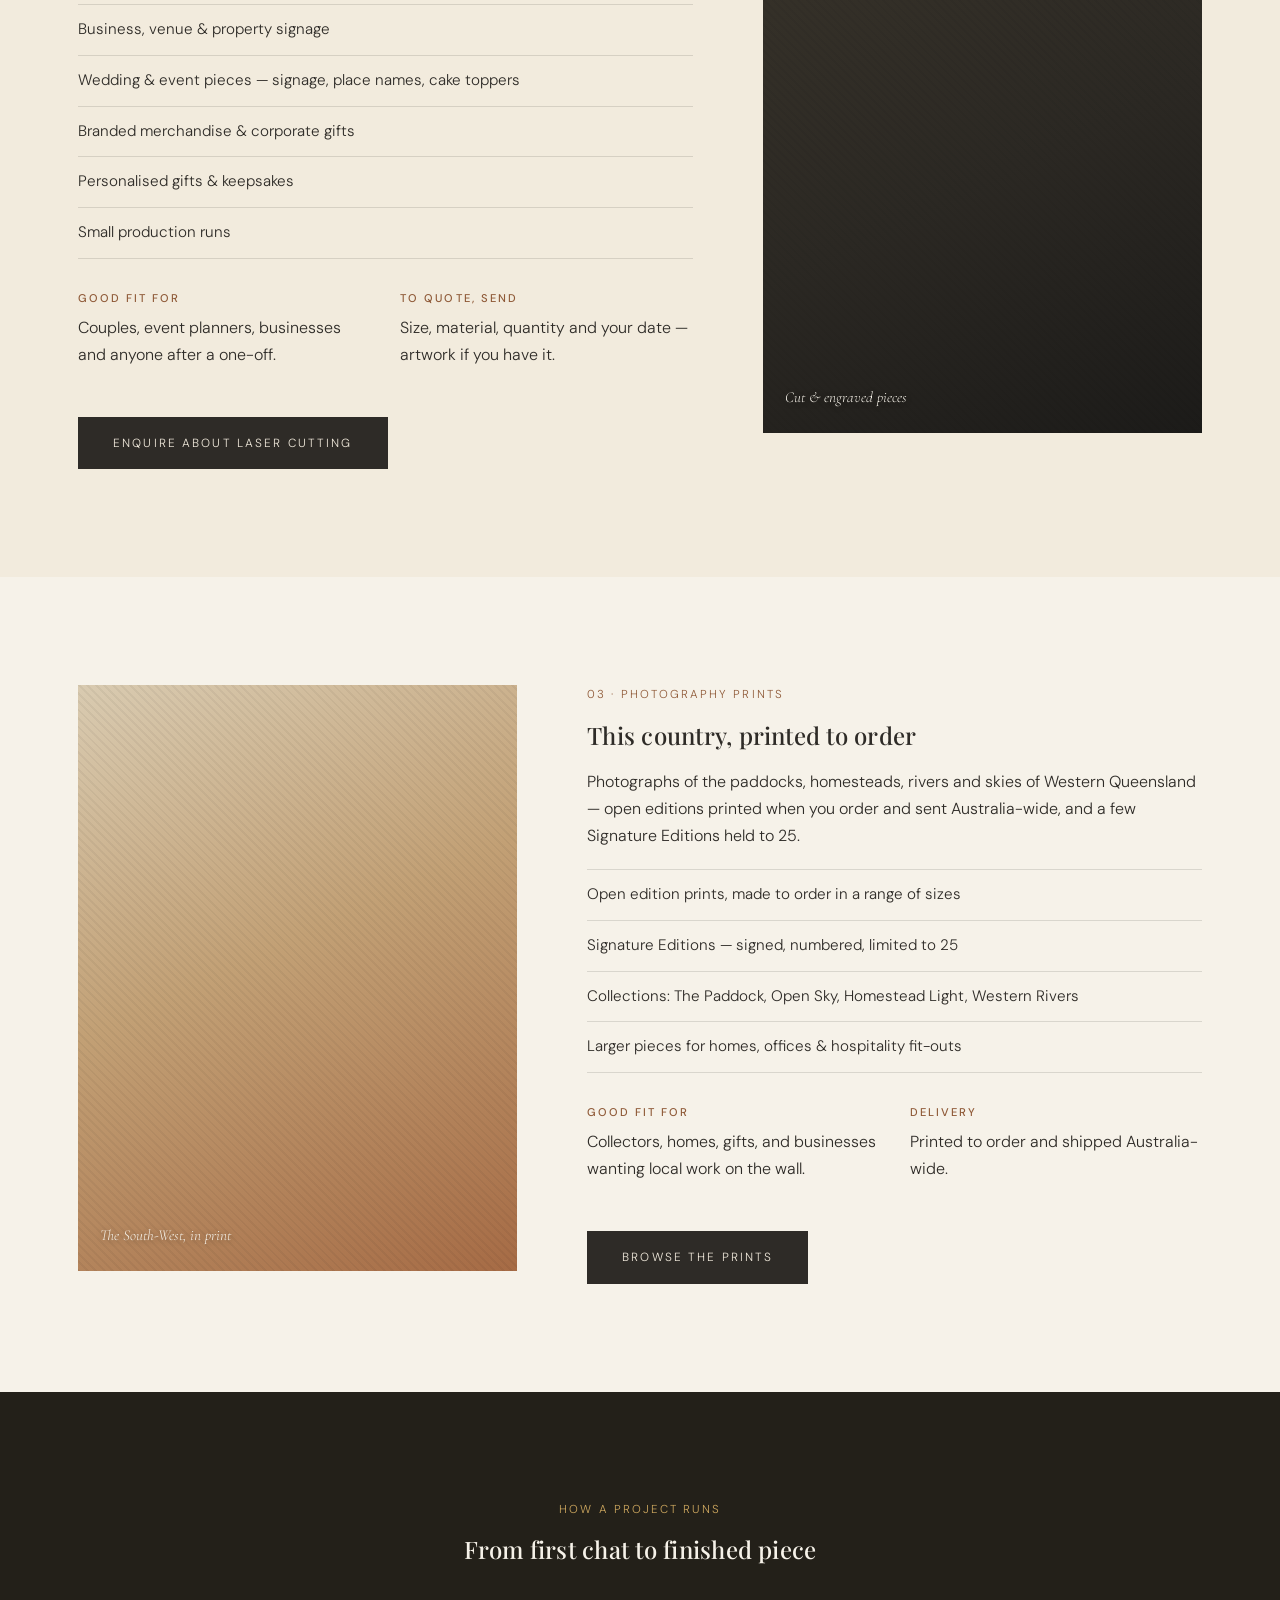
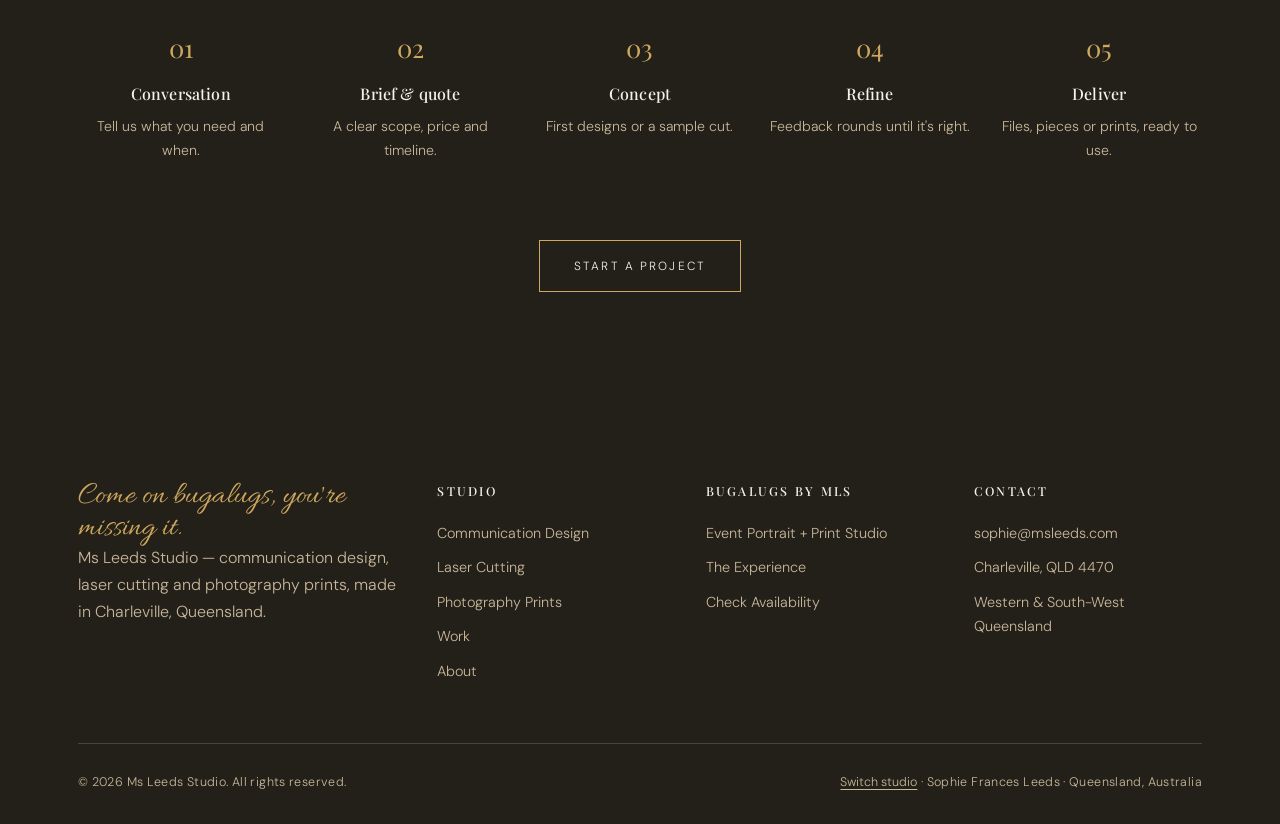
<file: studio.html>
<!doctype html>
<html lang="en-AU">
<head>
<meta charset="UTF-8">
<meta name="viewport" content="width=device-width, initial-scale=1.0">
<title>Studio — Ms Leeds Studio</title>
<link rel="icon" type="image/svg+xml" href="data:image/svg+xml,%3Csvg xmlns='http://www.w3.org/2000/svg' viewBox='0 0 64 64'%3E%3Ccircle cx='32' cy='32' r='31' fill='%232e2b27'/%3E%3Ctext x='32' y='41' font-family='Georgia,serif' font-size='22' fill='%23cfa85f' text-anchor='middle'%3EMS%3C/text%3E%3C/svg%3E">
<meta name="description" content="Communication design, laser cutting and photography prints from Ms Leeds Studio in Charleville, Queensland — what the studio offers and how a project runs.">
<link rel="preconnect" href="https://fonts.googleapis.com">
<link href="https://fonts.googleapis.com/css2?family=Playfair+Display:wght@500;600&family=Cormorant+Garamond:ital@1&family=Allura&family=DM+Sans:wght@300;400;500&display=swap" rel="stylesheet">
<link rel="stylesheet" href="css/style.css">
</head>
<body>
<a class="skip-link" href="#main">Skip to content</a>

<header class="site-header">
  <div class="container">
    <a href="index.html" class="brand-mark"><span class="monogram" aria-hidden="true">MS</span><span>Ms Leeds Studio<small>Design · Laser · Photography</small></span></a>
    <nav class="main-nav" aria-label="Main">
      <ul>
        <li><a href="studio.html" class="active" aria-current="page">Studio</a></li>
        <li><a href="about.html">About</a></li>
        <li><a href="work.html">Work</a></li>
        <li><a href="contact.html">Contact</a></li>
        <li><a href="bugalugs/index.html" class="nav-switch"><span class="monogram" aria-hidden="true">B</span>Bugalugs by MLS</a></li>
      </ul>
    </nav>
    <button class="nav-toggle" aria-label="Toggle navigation" aria-expanded="false"><span></span><span></span><span></span></button>
  </div>
</header>

<main id="main">
<section class="section-dark" style="padding:90px 0 70px;">
  <div class="container">
    <span class="eyebrow on-dark">Studio</span>
    <h1 style="color:var(--paper);max-width:18ch;">What the studio makes</h1>
    <p class="lede" style="color:var(--dust);max-width:52ch;">Three disciplines that feed one another. Design that knows how it will be cut and printed; objects and prints that carry the same restraint as the brand they belong to.</p>
    <div class="tag-row on-dark" style="margin-top:30px;">
      <a class="tag" href="#design">01 Communication Design</a>
      <a class="tag" href="#laser">02 Laser Cutting</a>
      <a class="tag" href="#prints">03 Photography Prints</a>
    </div>
  </div>
</section>

<section class="section-paper" id="design">
  <div class="container service-block">
    <div class="frame tall"><span class="frame-caption">Identity, signage &amp; print</span></div>
    <div>
      <span class="eyebrow">01 · Communication Design</span>
      <h2>Brands that hold up on the main street</h2>
      <p>Identity and print design for regional businesses, events and organisations — clear, considered and built to be used, from the shopfront to the socials.</p>
      <ul class="service-list">
        <li>Logo &amp; brand identity systems</li>
        <li>Signage &amp; wayfinding</li>
        <li>Menus, packaging &amp; labels</li>
        <li>Event &amp; wedding stationery</li>
        <li>Brochures, flyers, posters &amp; social templates</li>
      </ul>
      <div class="service-meta">
        <div><h4>Good fit for</h4><p>Small businesses, producers, venues, shows and community organisations.</p></div>
        <div><h4>You receive</h4><p>Print-ready and digital files, plus simple usage guidelines.</p></div>
      </div>
      <a href="contact.html?service=design" class="btn btn-solid">Enquire about design</a>
    </div>
  </div>
</section>

<section class="section-linen" id="laser">
  <div class="container service-block reverse">
    <div class="frame tall dark"><span class="frame-caption">Cut &amp; engraved pieces</span></div>
    <div>
      <span class="eyebrow">02 · Laser Cutting</span>
      <h2>Cut, engraved and finished by hand</h2>
      <p>Custom pieces in timber, acrylic and leather — designed in the studio, or cut from your own artwork.</p>
      <ul class="service-list">
        <li>Business, venue &amp; property signage</li>
        <li>Wedding &amp; event pieces — signage, place names, cake toppers</li>
        <li>Branded merchandise &amp; corporate gifts</li>
        <li>Personalised gifts &amp; keepsakes</li>
        <li>Small production runs</li>
      </ul>
      <div class="service-meta">
        <div><h4>Good fit for</h4><p>Couples, event planners, businesses and anyone after a one-off.</p></div>
        <div><h4>To quote, send</h4><p>Size, material, quantity and your date — artwork if you have it.</p></div>
      </div>
      <a href="contact.html?service=laser" class="btn btn-solid">Enquire about laser cutting</a>
    </div>
  </div>
</section>

<section class="section-paper" id="prints">
  <div class="container service-block">
    <div class="frame tall"><span class="frame-caption">The South-West, in print</span></div>
    <div>
      <span class="eyebrow">03 · Photography Prints</span>
      <h2>This country, printed to order</h2>
      <p>Photographs of the paddocks, homesteads, rivers and skies of Western Queensland &mdash; open editions printed when you order and sent Australia-wide, and a few Signature Editions held to 25.</p>
      <ul class="service-list">
        <li>Open edition prints, made to order in a range of sizes</li>
        <li>Signature Editions &mdash; signed, numbered, limited to 25</li>
        <li>Collections: The Paddock, Open Sky, Homestead Light, Western Rivers</li>
        <li>Larger pieces for homes, offices &amp; hospitality fit-outs</li>
      </ul>
      <div class="service-meta">
        <div><h4>Good fit for</h4><p>Collectors, homes, gifts, and businesses wanting local work on the wall.</p></div>
        <div><h4>Delivery</h4><p>Printed to order and shipped Australia-wide.</p></div>
      </div>
      <a href="gallery.html" class="btn btn-solid">Browse the prints</a>
    </div>
  </div>
</section>

<section class="section-dark">
  <div class="container">
    <div class="section-header center on-dark">
      <span class="eyebrow on-dark">How a project runs</span>
      <h2>From first chat to finished piece</h2>
    </div>
    <div class="steps">
      <div class="step"><span class="num">01</span><h3 style="font-size:1rem;color:var(--paper);">Conversation</h3><p style="font-size:0.88rem;color:var(--dust);">Tell us what you need and when.</p></div>
      <div class="step"><span class="num">02</span><h3 style="font-size:1rem;color:var(--paper);">Brief &amp; quote</h3><p style="font-size:0.88rem;color:var(--dust);">A clear scope, price and timeline.</p></div>
      <div class="step"><span class="num">03</span><h3 style="font-size:1rem;color:var(--paper);">Concept</h3><p style="font-size:0.88rem;color:var(--dust);">First designs or a sample cut.</p></div>
      <div class="step"><span class="num">04</span><h3 style="font-size:1rem;color:var(--paper);">Refine</h3><p style="font-size:0.88rem;color:var(--dust);">Feedback rounds until it's right.</p></div>
      <div class="step"><span class="num">05</span><h3 style="font-size:1rem;color:var(--paper);">Deliver</h3><p style="font-size:0.88rem;color:var(--dust);">Files, pieces or prints, ready to use.</p></div>
    </div>
    <div style="text-align:center;margin-top:60px;">
      <a href="contact.html" class="btn btn-on-dark">Start a Project</a>
    </div>
  </div>
</section>

</main>

<footer class="site-footer">
  <div class="container">
    <div class="footer-grid">
      <div class="footer-brand">
        <span class="script">Come on bugalugs, you're missing it.</span>
        <p>Ms Leeds Studio — communication design, laser cutting and photography prints, made in Charleville, Queensland.</p>
      </div>
      <div>
        <h4>Studio</h4>
        <ul>
          <li><a href="studio.html#design">Communication Design</a></li>
          <li><a href="studio.html#laser">Laser Cutting</a></li>
          <li><a href="studio.html#prints">Photography Prints</a></li>
          <li><a href="work.html">Work</a></li>
          <li><a href="about.html">About</a></li>
        </ul>
      </div>
      <div>
        <h4>Bugalugs by MLS</h4>
        <ul>
          <li><a href="bugalugs/index.html">Event Portrait + Print Studio</a></li>
          <li><a href="bugalugs/experience.html">The Experience</a></li>
          <li><a href="bugalugs/booking.html">Check Availability</a></li>
        </ul>
      </div>
      <div>
        <h4>Contact</h4>
        <ul>
          <li><a href="mailto:sophie@msleeds.com">sophie@msleeds.com</a></li>
          <li>Charleville, QLD 4470</li>
          <li>Western &amp; South-West Queensland</li>
        </ul>
      </div>
    </div>
    <div class="footer-bottom">
      <span>&copy; <span data-year></span> Ms Leeds Studio. All rights reserved.</span>
      <span><button type="button" class="link-button" data-open-chooser>Switch studio</button> · Sophie Frances Leeds · Queensland, Australia</span>
    </div>
  </div>
</footer>

<script src="js/main.js"></script>
</body>
</html>
</file>
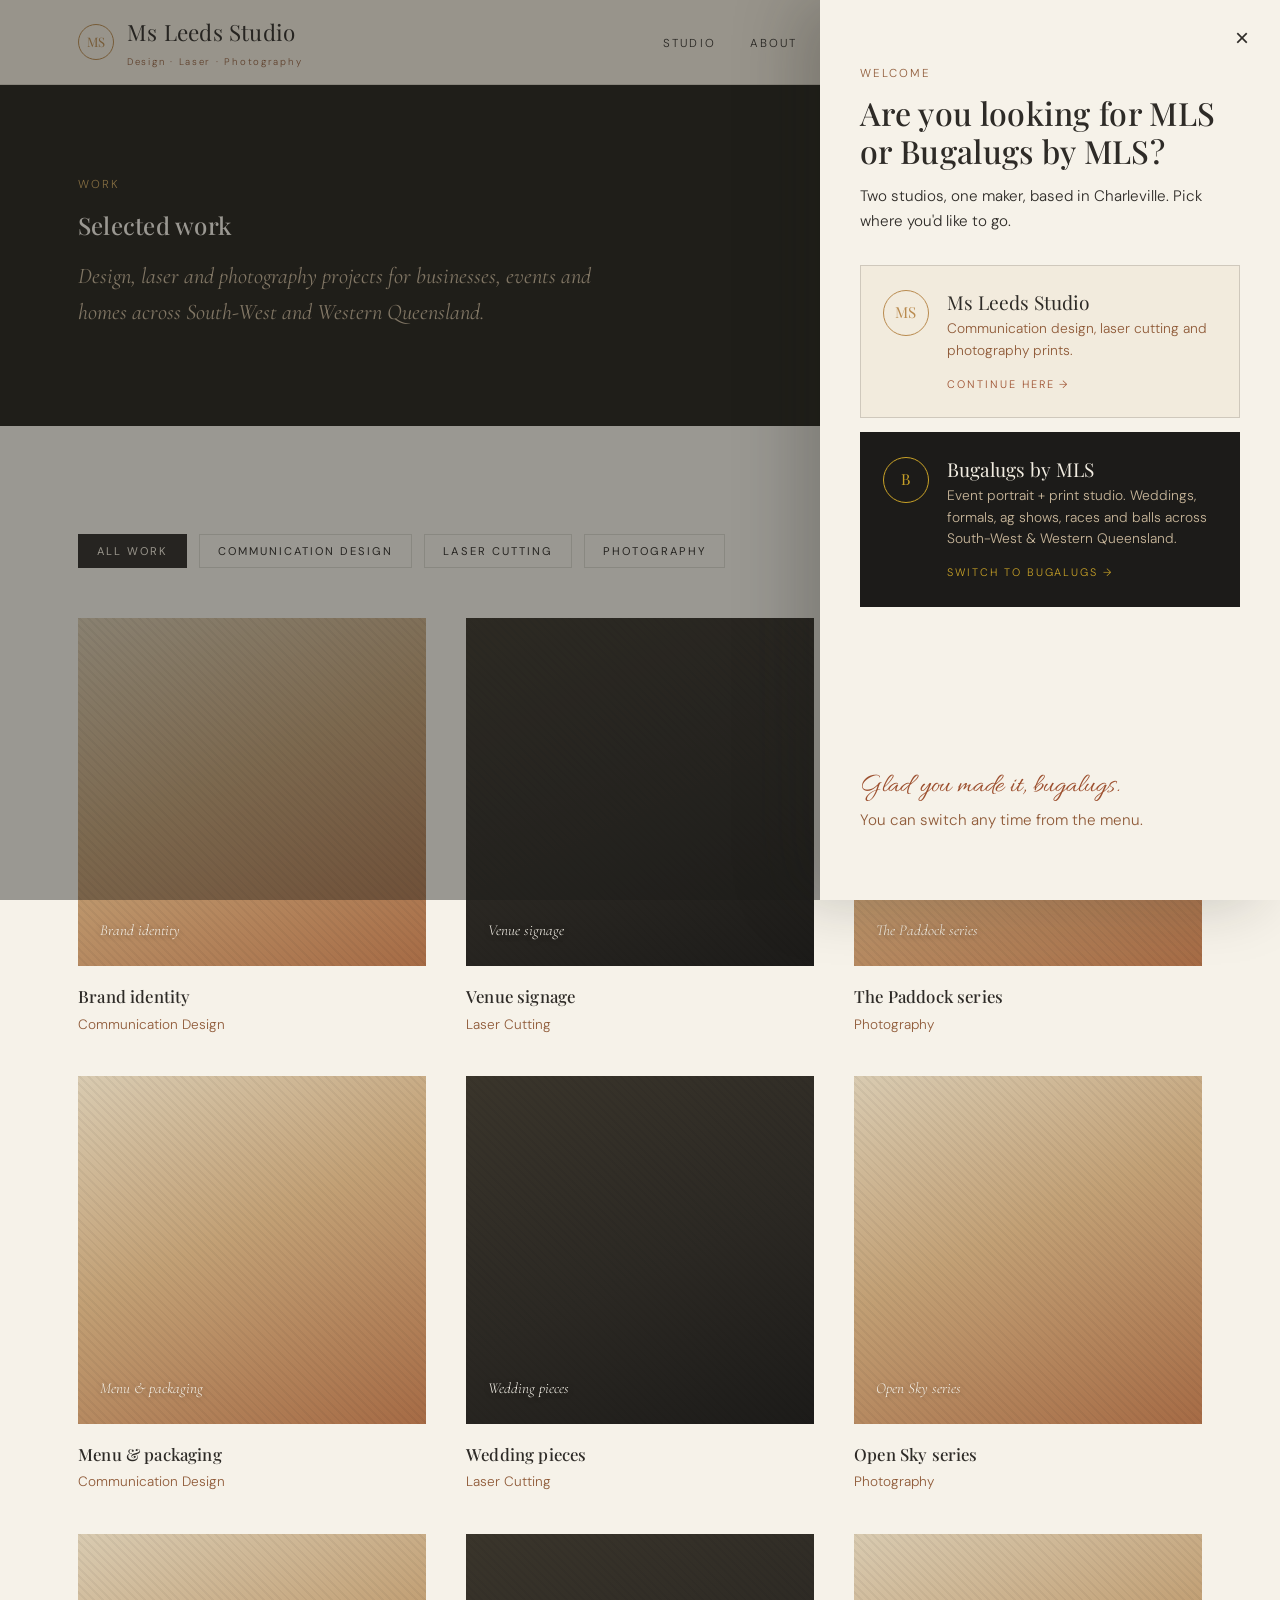
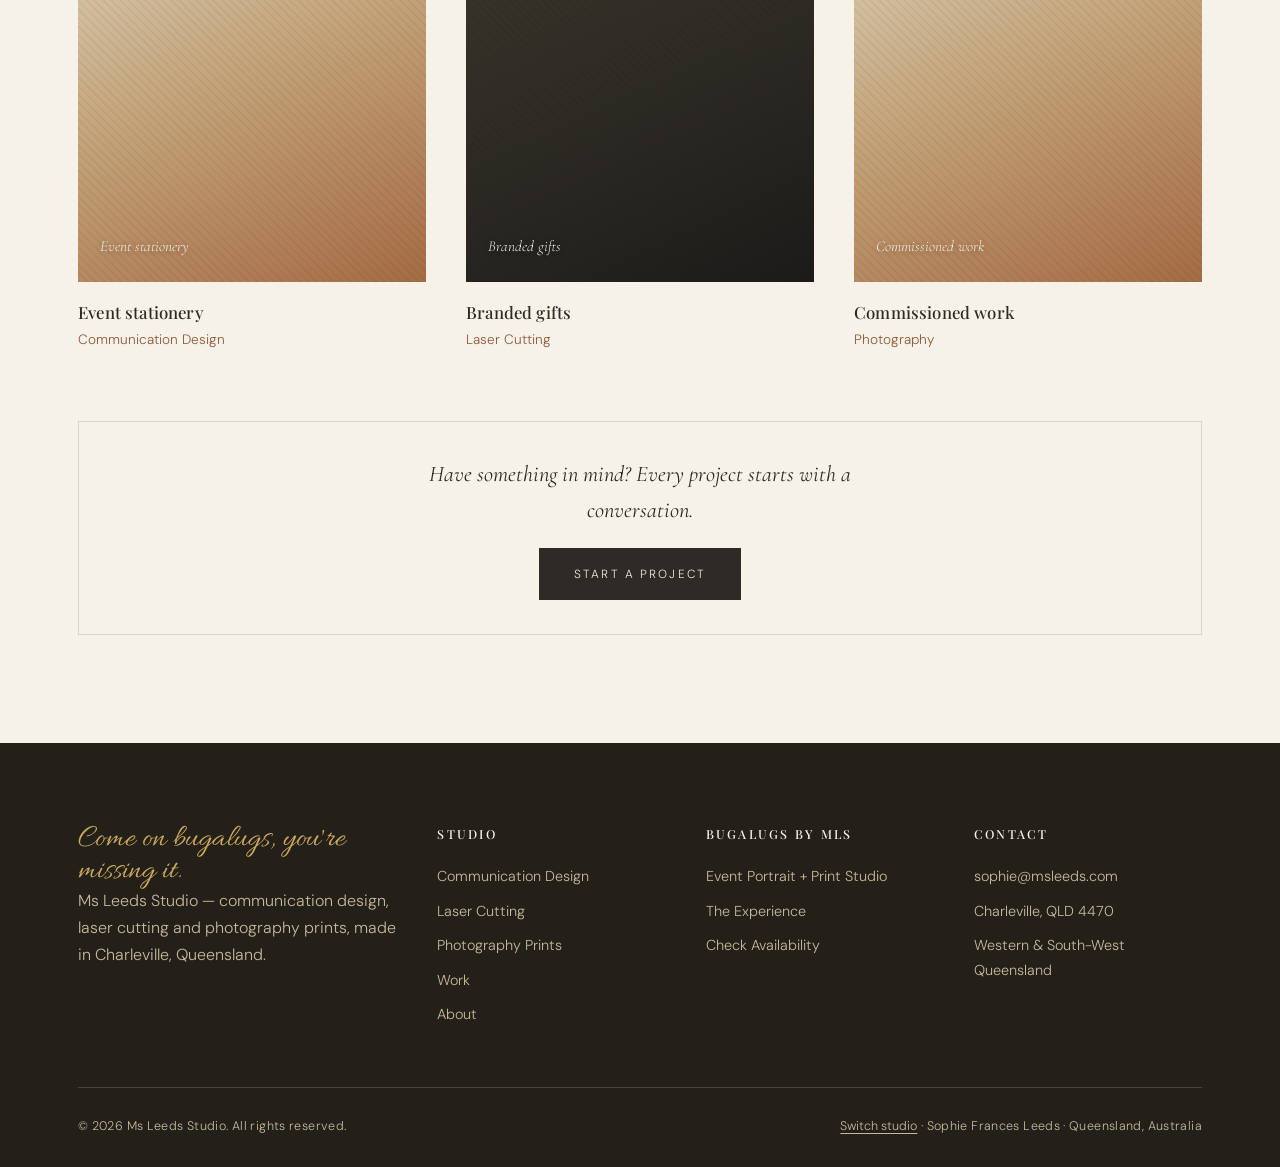
<file: work.html>
<!doctype html>
<html lang="en-AU">
<head>
<meta charset="UTF-8">
<meta name="viewport" content="width=device-width, initial-scale=1.0">
<title>Work — Ms Leeds Studio</title>
<link rel="icon" type="image/svg+xml" href="data:image/svg+xml,%3Csvg xmlns='http://www.w3.org/2000/svg' viewBox='0 0 64 64'%3E%3Ccircle cx='32' cy='32' r='31' fill='%232e2b27'/%3E%3Ctext x='32' y='41' font-family='Georgia,serif' font-size='22' fill='%23cfa85f' text-anchor='middle'%3EMS%3C/text%3E%3C/svg%3E">
<meta name="description" content="Selected communication design, laser cutting and photography work by Ms Leeds Studio, Charleville, Queensland.">
<link rel="preconnect" href="https://fonts.googleapis.com">
<link href="https://fonts.googleapis.com/css2?family=Playfair+Display:wght@500;600&family=Cormorant+Garamond:ital@1&family=Allura&family=DM+Sans:wght@300;400;500&display=swap" rel="stylesheet">
<link rel="stylesheet" href="css/style.css">
</head>
<body>
<a class="skip-link" href="#main">Skip to content</a>

<header class="site-header">
  <div class="container">
    <a href="index.html" class="brand-mark"><span class="monogram" aria-hidden="true">MS</span><span>Ms Leeds Studio<small>Design · Laser · Photography</small></span></a>
    <nav class="main-nav" aria-label="Main">
      <ul>
        <li><a href="studio.html">Studio</a></li>
        <li><a href="about.html">About</a></li>
        <li><a href="work.html" class="active" aria-current="page">Work</a></li>
        <li><a href="contact.html">Contact</a></li>
        <li><a href="bugalugs/index.html" class="nav-switch"><span class="monogram" aria-hidden="true">B</span>Bugalugs by MLS</a></li>
      </ul>
    </nav>
    <button class="nav-toggle" aria-label="Toggle navigation" aria-expanded="false"><span></span><span></span><span></span></button>
  </div>
</header>

<main id="main">
<section class="section-dark" style="padding:90px 0 70px;">
  <div class="container">
    <span class="eyebrow on-dark">Work</span>
    <h1 style="color:var(--paper);max-width:16ch;">Selected work</h1>
    <p class="lede" style="color:var(--dust);max-width:52ch;">Design, laser and photography projects for businesses, events and homes across South-West and Western Queensland.</p>
  </div>
</section>

<section class="section-paper">
  <div class="container">
    <div class="filter-row" data-target="work-grid" aria-label="Filter work by discipline">
      <button class="active" aria-pressed="true" data-filter="all">All Work</button>
      <button aria-pressed="false" data-filter="design">Communication Design</button>
      <button aria-pressed="false" data-filter="laser">Laser Cutting</button>
      <button aria-pressed="false" data-filter="photo">Photography</button>
    </div>
    <div class="grid grid-3" id="work-grid">
      <article class="work-card" data-cat="design">
        <div class="frame square"><span class="frame-caption">Brand identity</span></div>
        <h3>Brand identity</h3>
        <p>Communication Design</p>
      </article>
      <article class="work-card" data-cat="laser">
        <div class="frame square dark"><span class="frame-caption">Venue signage</span></div>
        <h3>Venue signage</h3>
        <p>Laser Cutting</p>
      </article>
      <article class="work-card" data-cat="photo">
        <div class="frame square"><span class="frame-caption">The Paddock series</span></div>
        <h3>The Paddock series</h3>
        <p>Photography</p>
      </article>
      <article class="work-card" data-cat="design">
        <div class="frame square"><span class="frame-caption">Menu &amp; packaging</span></div>
        <h3>Menu &amp; packaging</h3>
        <p>Communication Design</p>
      </article>
      <article class="work-card" data-cat="laser">
        <div class="frame square dark"><span class="frame-caption">Wedding pieces</span></div>
        <h3>Wedding pieces</h3>
        <p>Laser Cutting</p>
      </article>
      <article class="work-card" data-cat="photo">
        <div class="frame square"><span class="frame-caption">Open Sky series</span></div>
        <h3>Open Sky series</h3>
        <p>Photography</p>
      </article>
      <article class="work-card" data-cat="design">
        <div class="frame square"><span class="frame-caption">Event stationery</span></div>
        <h3>Event stationery</h3>
        <p>Communication Design</p>
      </article>
      <article class="work-card" data-cat="laser">
        <div class="frame square dark"><span class="frame-caption">Branded gifts</span></div>
        <h3>Branded gifts</h3>
        <p>Laser Cutting</p>
      </article>
      <article class="work-card" data-cat="photo">
        <div class="frame square"><span class="frame-caption">Commissioned work</span></div>
        <h3>Commissioned work</h3>
        <p>Photography</p>
      </article>
    </div>
    <div class="card" style="margin-top:70px;text-align:center;">
      <p class="lede" style="max-width:48ch;margin:0 auto 20px;">Have something in mind? Every project starts with a conversation.</p>
      <a href="contact.html" class="btn btn-solid">Start a Project</a>
    </div>
  </div>
</section>

</main>

<footer class="site-footer">
  <div class="container">
    <div class="footer-grid">
      <div class="footer-brand">
        <span class="script">Come on bugalugs, you're missing it.</span>
        <p>Ms Leeds Studio — communication design, laser cutting and photography prints, made in Charleville, Queensland.</p>
      </div>
      <div>
        <h4>Studio</h4>
        <ul>
          <li><a href="studio.html#design">Communication Design</a></li>
          <li><a href="studio.html#laser">Laser Cutting</a></li>
          <li><a href="studio.html#prints">Photography Prints</a></li>
          <li><a href="work.html">Work</a></li>
          <li><a href="about.html">About</a></li>
        </ul>
      </div>
      <div>
        <h4>Bugalugs by MLS</h4>
        <ul>
          <li><a href="bugalugs/index.html">Event Portrait + Print Studio</a></li>
          <li><a href="bugalugs/experience.html">The Experience</a></li>
          <li><a href="bugalugs/booking.html">Check Availability</a></li>
        </ul>
      </div>
      <div>
        <h4>Contact</h4>
        <ul>
          <li><a href="mailto:sophie@msleeds.com">sophie@msleeds.com</a></li>
          <li>Charleville, QLD 4470</li>
          <li>Western &amp; South-West Queensland</li>
        </ul>
      </div>
    </div>
    <div class="footer-bottom">
      <span>&copy; <span data-year></span> Ms Leeds Studio. All rights reserved.</span>
      <span><button type="button" class="link-button" data-open-chooser>Switch studio</button> · Sophie Frances Leeds · Queensland, Australia</span>
    </div>
  </div>
</footer>

<script src="js/main.js"></script>
</body>
</html>
</file>
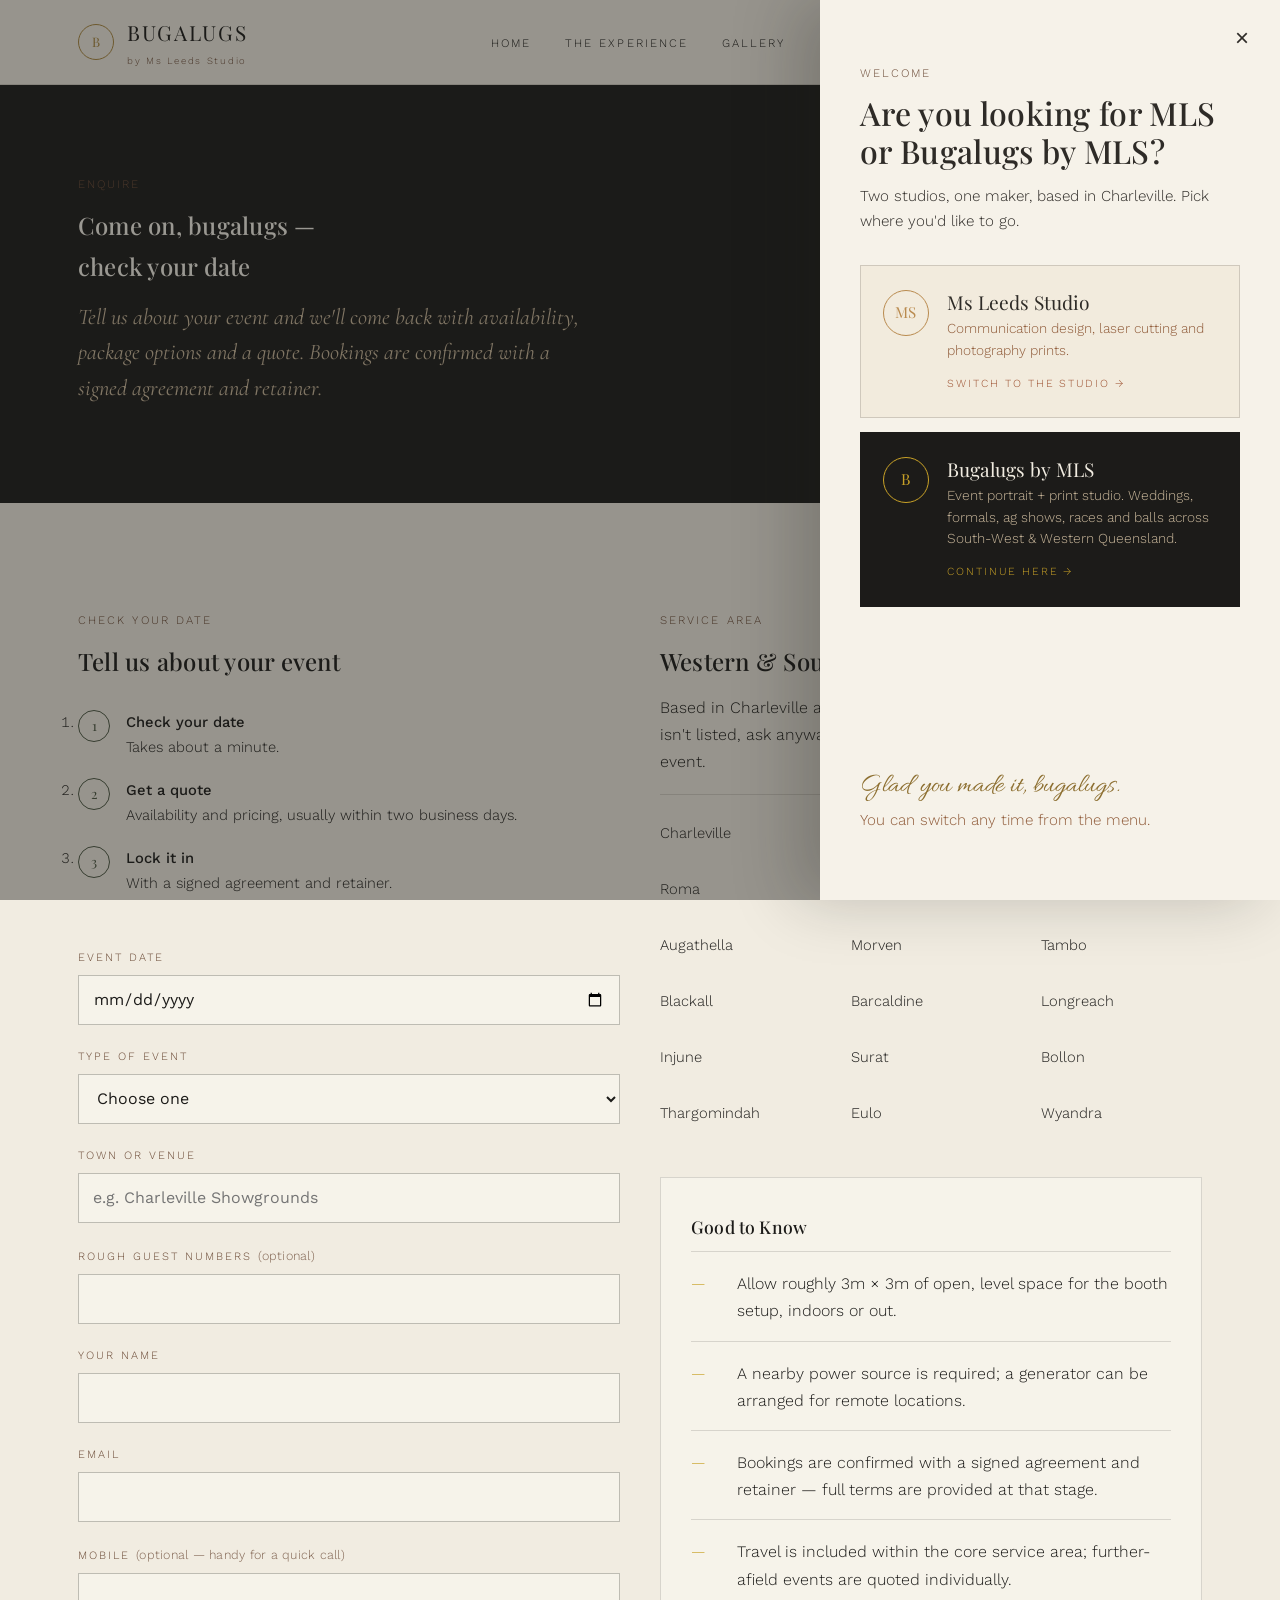
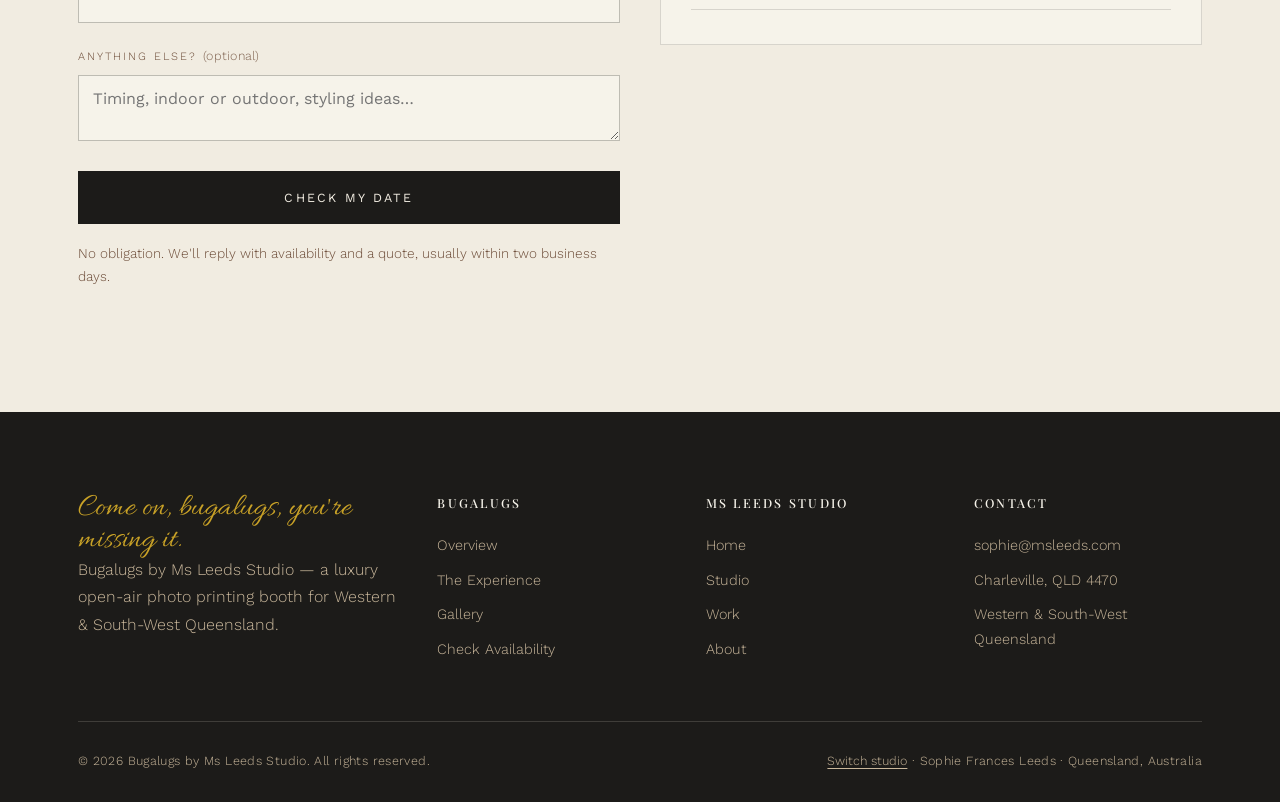
<file: bugalugs/booking.html>
<!doctype html>
<html lang="en-AU">
<head>
<meta charset="UTF-8">
<meta name="viewport" content="width=device-width, initial-scale=1.0">
<title>Check Availability — Bugalugs by Ms Leeds Studio</title>
<link rel="icon" type="image/svg+xml" href="data:image/svg+xml,%3Csvg xmlns='http://www.w3.org/2000/svg' viewBox='0 0 64 64'%3E%3Ccircle cx='32' cy='32' r='31' fill='%231c1b19'/%3E%3Ctext x='32' y='42' font-family='Georgia,serif' font-size='28' fill='%23c9a227' text-anchor='middle'%3EB%3C/text%3E%3C/svg%3E">
<meta name="description" content="Enquire about Bugalugs, the luxury open-air photo printing booth, for your wedding, engagement, birthday or event across Western and South-West Queensland.">
<link rel="preconnect" href="https://fonts.googleapis.com">
<link href="https://fonts.googleapis.com/css2?family=Playfair+Display:wght@500;600&family=Cormorant+Garamond:ital@1&family=Allura&family=Work+Sans:wght@300;400;500&display=swap" rel="stylesheet">
<link rel="stylesheet" href="../css/style.css">
<link rel="stylesheet" href="../css/bugalugs.css">
</head>
<body class="bugalugs">
<a class="skip-link" href="#main">Skip to content</a>

<header class="site-header">
  <div class="container">
    <a href="index.html" class="brand-mark"><span class="monogram" aria-hidden="true">B</span><span>BUGALUGS<small>by Ms Leeds Studio</small></span></a>
    <nav class="main-nav">
      <ul>
        <li><a href="index.html">Home</a></li>
        <li><a href="experience.html">The Experience</a></li>
        <li><a href="gallery.html">Gallery</a></li>
        <li><a href="../index.html" class="nav-switch"><span class="monogram" aria-hidden="true">MS</span>Ms Leeds Studio</a></li>
        <li><a href="booking.html" class="btn btn-solid">Check Availability</a></li>
      </ul>
    </nav>
    <button class="nav-toggle" aria-label="Toggle navigation" aria-expanded="false"><span></span><span></span><span></span></button>
  </div>
</header>

<main id="main">
<section class="section-dark" style="padding:90px 0 70px;">
  <div class="container">
    <span class="eyebrow on-dark">Enquire</span>
    <h1 style="color:var(--paper);max-width:16ch;">Come on, bugalugs &mdash; check your date</h1>
    <p class="lede" style="color:var(--dust);max-width:52ch;">Tell us about your event and we'll come back with availability, package options and a quote. Bookings are confirmed with a signed agreement and retainer.</p>
  </div>
</section>

<section class="section-linen">
  <div class="container grid grid-2">
    <div>
      <span class="eyebrow">Check your date</span>
      <h2>Tell us about your event</h2>
      <ol class="next-steps">
        <li><strong>Check your date</strong>Takes about a minute.</li>
        <li><strong>Get a quote</strong>Availability and pricing, usually within two business days.</li>
        <li><strong>Lock it in</strong>With a signed agreement and retainer.</li>
      </ol>
      <div class="form-wrap">
        <form data-enquiry-form action="https://formsubmit.co/sophie@msleeds.com" method="POST">
          <input type="hidden" name="_subject" value="New booking enquiry — Bugalugs by Ms Leeds Studio">
          <input type="hidden" name="_template" value="table">
          <input type="hidden" name="_captcha" value="false">
          <div class="hp-field" aria-hidden="true"><label for="_honey">Leave this empty</label><input type="text" id="_honey" name="_honey" tabindex="-1" autocomplete="off"></div>
          <div class="field">
            <label for="eventDate">Event date</label>
            <input type="date" id="eventDate" name="Event date" required>
          </div>
          <div class="field">
            <label for="eventType">Type of event</label>
            <select id="eventType" name="Event type" required>
              <option value="">Choose one</option>
              <option>Wedding</option>
              <option>Engagement</option>
              <option>Birthday</option>
              <option>Corporate Event</option>
              <option>School Formal</option>
              <option>Ag Show</option>
              <option>Campdraft / Race Day</option>
              <option>Ball / Fundraiser</option>
              <option>Other Celebration</option>
            </select>
          </div>
          <div class="field">
            <label for="venue">Town or venue</label>
            <input type="text" id="venue" name="Town or venue" required placeholder="e.g. Charleville Showgrounds">
          </div>
          <div class="field">
            <label for="guests">Rough guest numbers <span class="optional">(optional)</span></label>
            <input type="number" id="guests" name="Guests" min="1" inputmode="numeric">
          </div>
          <div class="field">
            <label for="name">Your name</label>
            <input type="text" id="name" name="Name" autocomplete="name" required>
          </div>
          <div class="field">
            <label for="email">Email</label>
            <input type="email" id="email" name="email" autocomplete="email" inputmode="email" required>
          </div>
          <div class="field">
            <label for="phone">Mobile <span class="optional">(optional &mdash; handy for a quick call)</span></label>
            <input type="tel" id="phone" name="Mobile" autocomplete="tel" inputmode="tel">
          </div>
          <div class="field">
            <label for="message">Anything else? <span class="optional">(optional)</span></label>
            <textarea id="message" name="Message" placeholder="Timing, indoor or outdoor, styling ideas&hellip;"></textarea>
          </div>
          <button type="submit" class="btn btn-solid btn-block">Check my date</button>
          <p class="form-note">No obligation. We'll reply with availability and a quote, usually within two business days.</p>
        </form>
        <div class="form-success" tabindex="-1">
          <h3>Come on, bugalugs &mdash; got it.</h3>
          <p style="margin:0;">Your date is with us. Expect availability and a quote within two business days. While you wait, see <a href="experience.html" style="text-decoration:underline;">what the night looks like</a>.</p>
        </div>
        <div class="form-error" role="alert" hidden>
          <p style="margin:0;">Sorry &mdash; that didn't send. Please try again, or email <a href="mailto:sophie@msleeds.com" style="text-decoration:underline;">sophie@msleeds.com</a> directly.</p>
        </div>
      </div>
    </div>

    <div>
      <span class="eyebrow">Service Area</span>
      <h2>Western &amp; South-West Queensland</h2>
      <p>Based in Charleville and travelling throughout the region. If your town isn't listed, ask anyway — we regularly travel further afield for the right event.</p>
      <ul class="area-list" style="border-top:1px solid var(--line);padding-top:16px;">
        <li>Charleville</li><li>Cunnamulla</li><li>Quilpie</li>
        <li>Roma</li><li>Mitchell</li><li>St George</li>
        <li>Augathella</li><li>Morven</li><li>Tambo</li>
        <li>Blackall</li><li>Barcaldine</li><li>Longreach</li>
        <li>Injune</li><li>Surat</li><li>Bollon</li>
        <li>Thargomindah</li><li>Eulo</li><li>Wyandra</li>
      </ul>

      <div class="card" style="margin-top:40px;">
        <h3 style="font-size:1.1rem;">Good to Know</h3>
        <ul class="numbered-list">
          <li><span class="num">&mdash;</span><div>Allow roughly 3m &times; 3m of open, level space for the booth setup, indoors or out.</div></li>
          <li><span class="num">&mdash;</span><div>A nearby power source is required; a generator can be arranged for remote locations.</div></li>
          <li><span class="num">&mdash;</span><div>Bookings are confirmed with a signed agreement and retainer &mdash; full terms are provided at that stage.</div></li>
          <li><span class="num">&mdash;</span><div>Travel is included within the core service area; further-afield events are quoted individually.</div></li>
        </ul>
      </div>
    </div>
  </div>
</section>
</main>

<footer class="site-footer">
  <div class="container">
    <div class="footer-grid">
      <div class="footer-brand">
        <span class="script">Come on, bugalugs, you're missing it.</span>
        <p>Bugalugs by Ms Leeds Studio — a luxury open-air photo printing booth for Western &amp; South-West Queensland.</p>
      </div>
      <div>
        <h4>Bugalugs</h4>
        <ul>
          <li><a href="index.html">Overview</a></li>
          <li><a href="experience.html">The Experience</a></li>
          <li><a href="gallery.html">Gallery</a></li>
          <li><a href="booking.html">Check Availability</a></li>
        </ul>
      </div>
      <div>
        <h4>Ms Leeds Studio</h4>
        <ul>
          <li><a href="../index.html">Home</a></li>
          <li><a href="../studio.html">Studio</a></li>
          <li><a href="../work.html">Work</a></li>
          <li><a href="../about.html">About</a></li>
        </ul>
      </div>
      <div>
        <h4>Contact</h4>
        <ul>
          <li><a href="mailto:sophie@msleeds.com">sophie@msleeds.com</a></li>
          <li>Charleville, QLD 4470</li>
          <li>Western &amp; South-West Queensland</li>
        </ul>
      </div>
    </div>
    <div class="footer-bottom">
      <span>&copy; <span data-year></span> Bugalugs by Ms Leeds Studio. All rights reserved.</span>
      <span><button type="button" class="link-button" data-open-chooser>Switch studio</button> · Sophie Frances Leeds · Queensland, Australia</span>
    </div>
  </div>
</footer>

<script src="../js/main.js"></script>
</body>
</html>
</file>
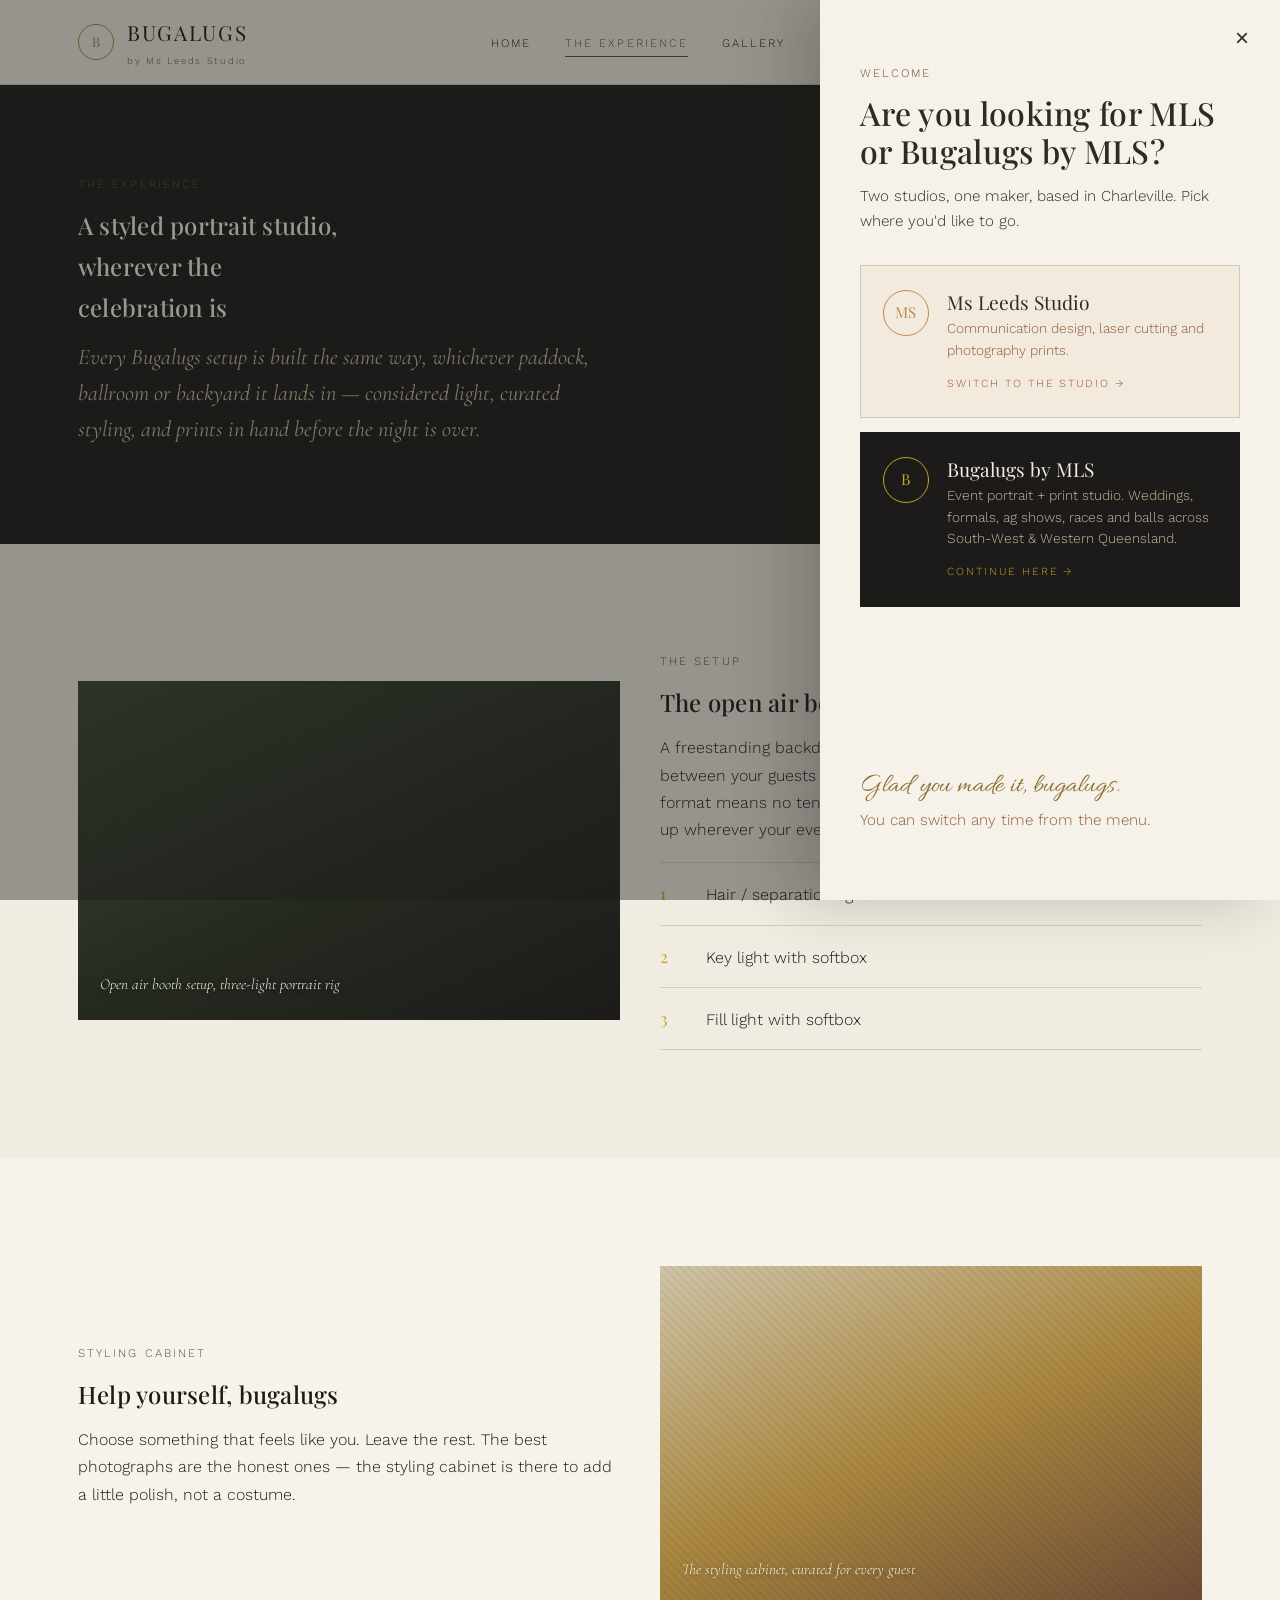
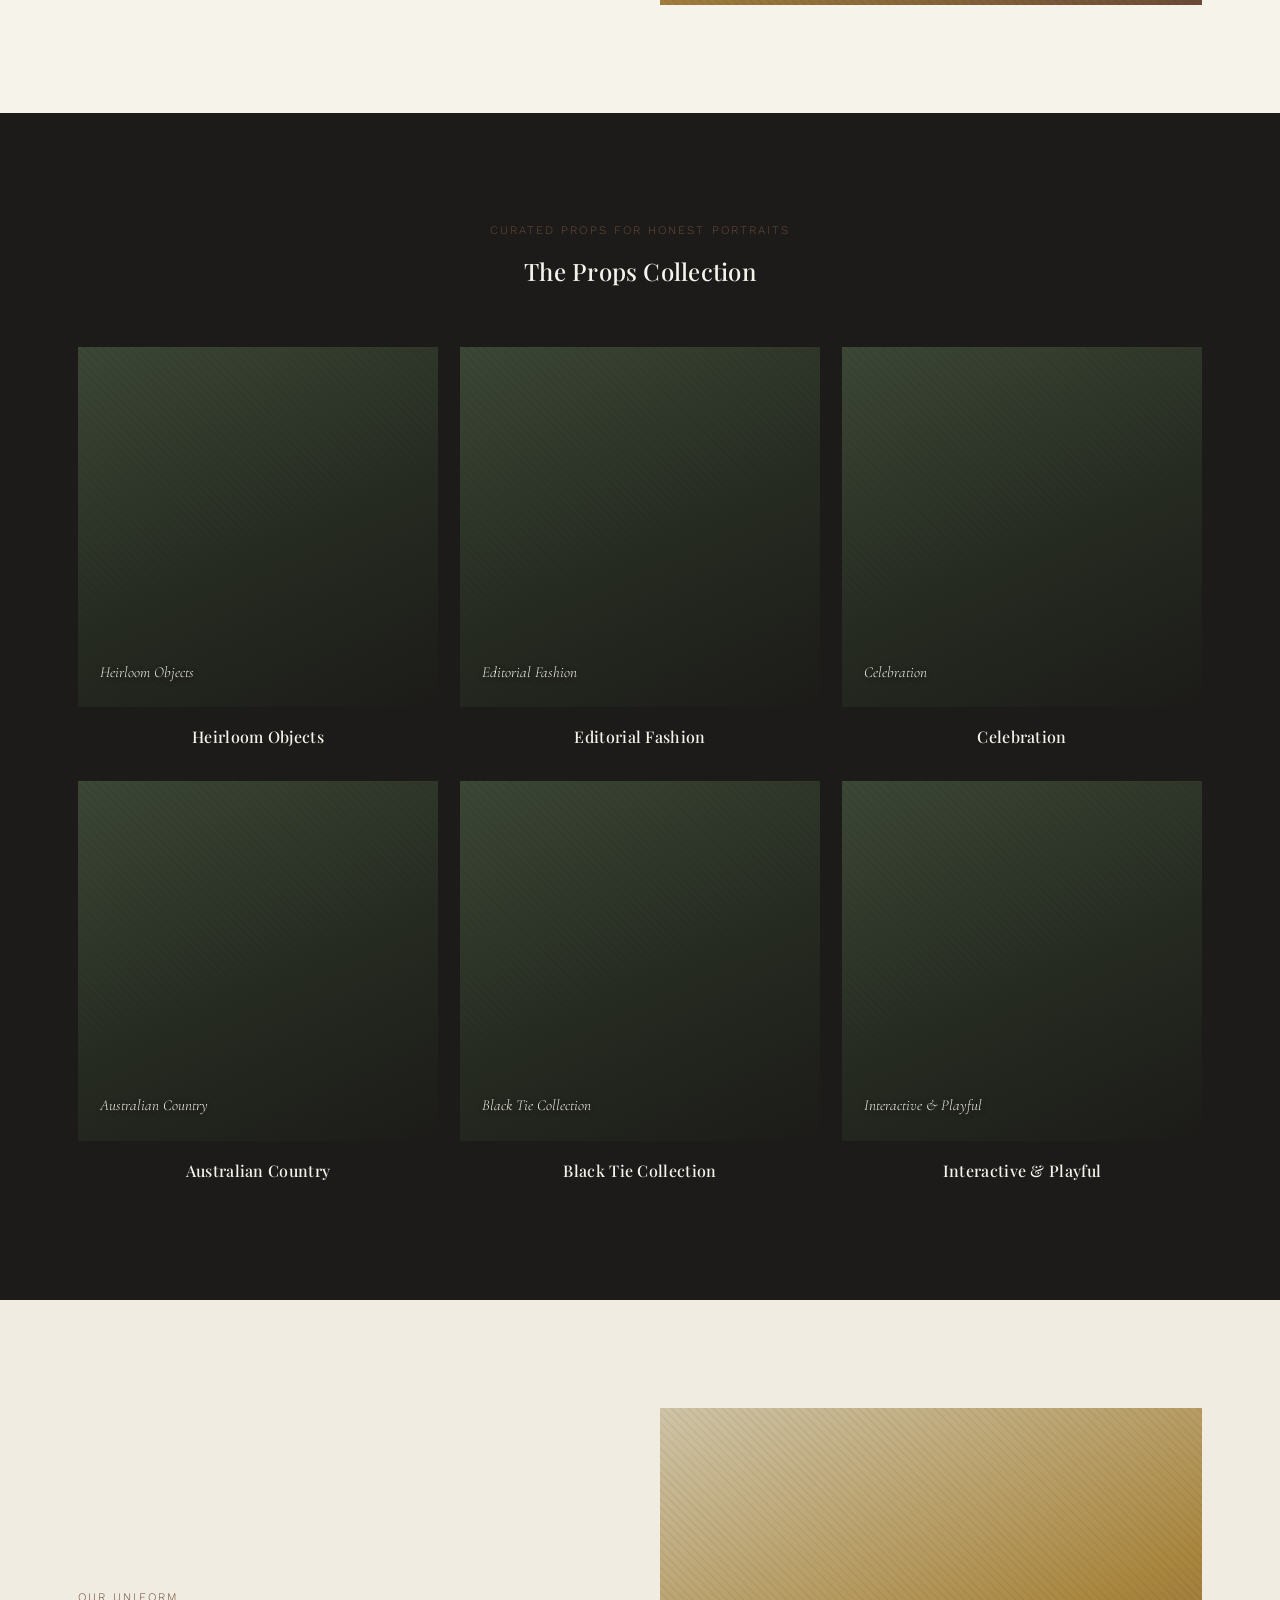
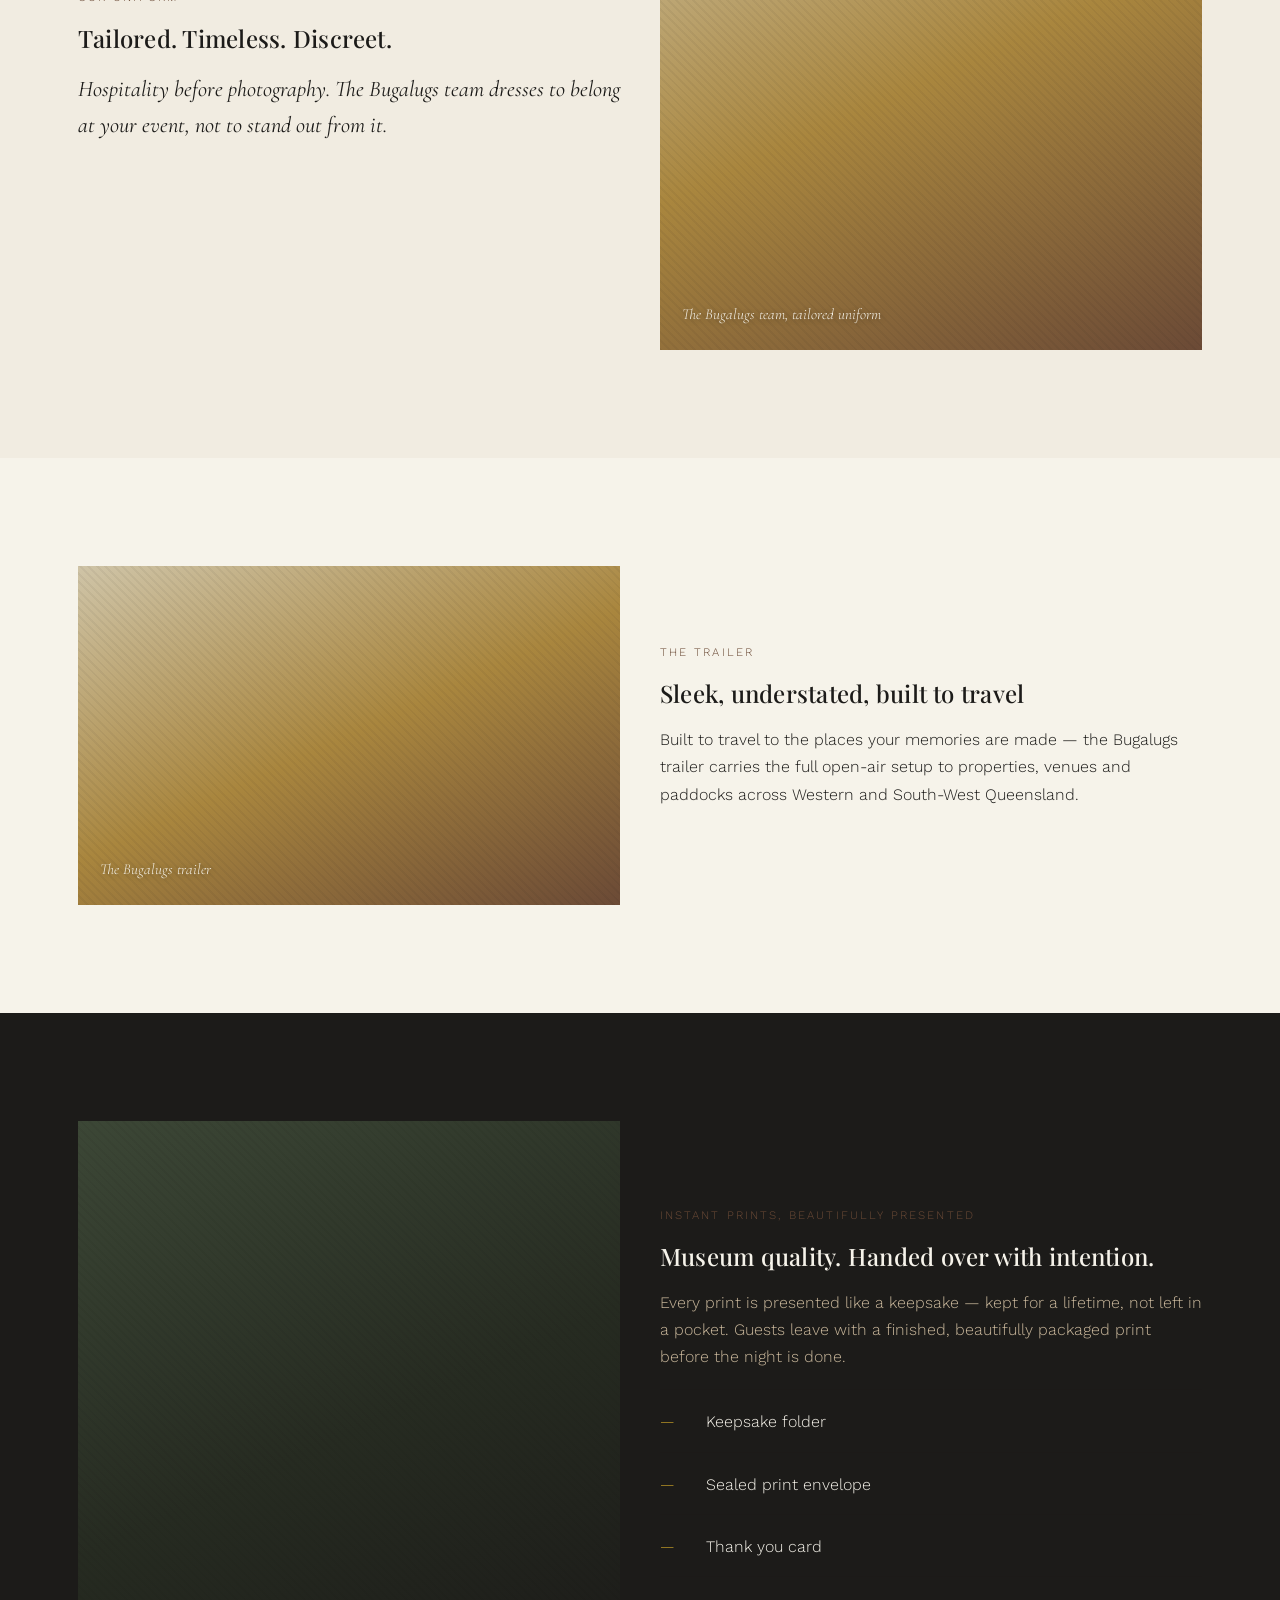
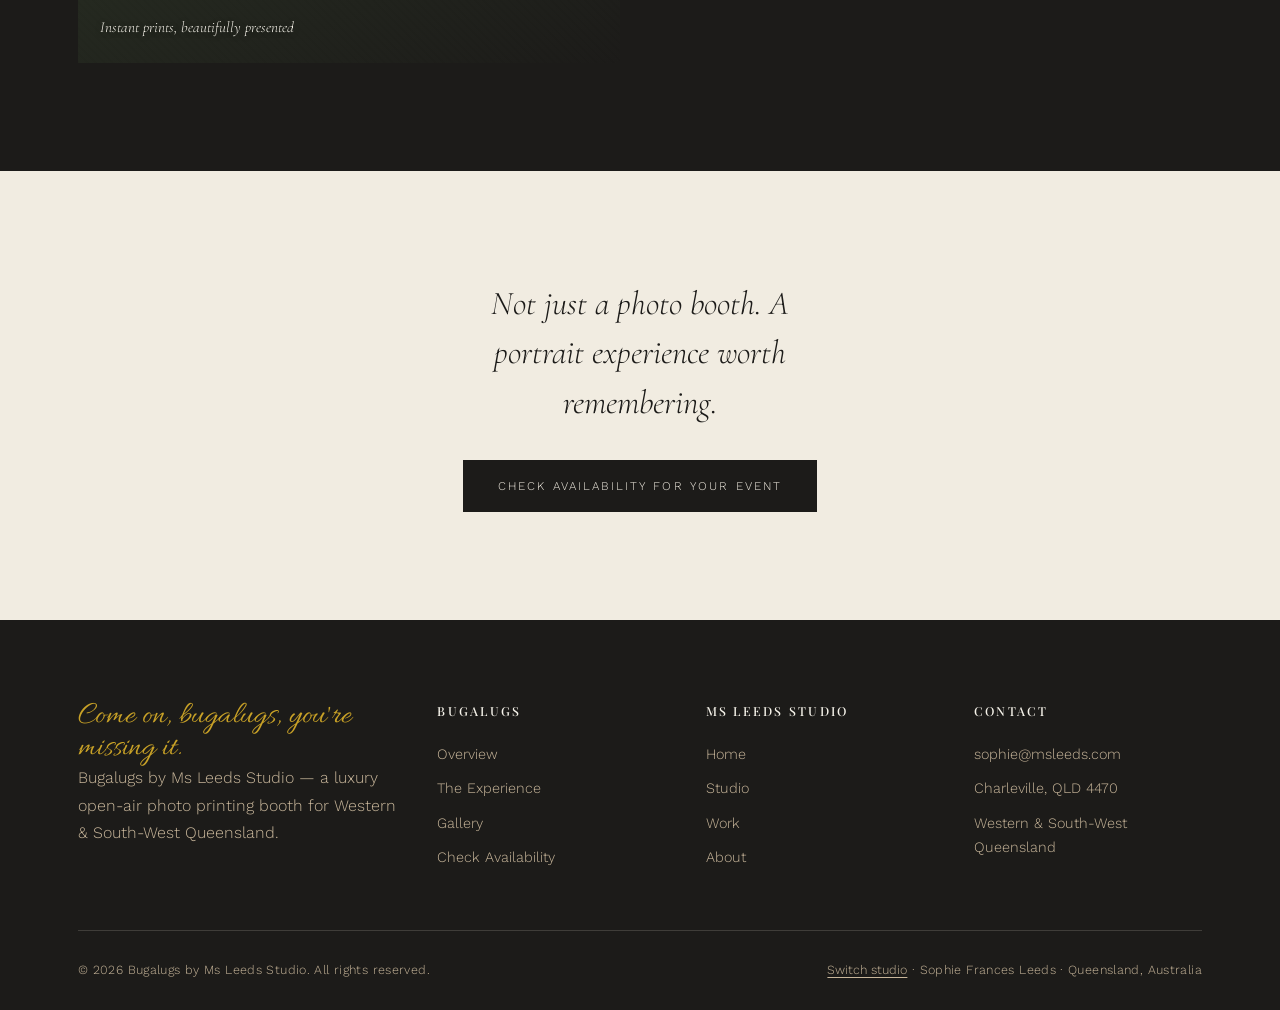
<file: bugalugs/experience.html>
<!doctype html>
<html lang="en-AU">
<head>
<meta charset="UTF-8">
<meta name="viewport" content="width=device-width, initial-scale=1.0">
<title>The Experience — Bugalugs by Ms Leeds Studio</title>
<link rel="icon" type="image/svg+xml" href="data:image/svg+xml,%3Csvg xmlns='http://www.w3.org/2000/svg' viewBox='0 0 64 64'%3E%3Ccircle cx='32' cy='32' r='31' fill='%231c1b19'/%3E%3Ctext x='32' y='42' font-family='Georgia,serif' font-size='28' fill='%23c9a227' text-anchor='middle'%3EB%3C/text%3E%3C/svg%3E">
<meta name="description" content="Inside the Bugalugs open-air photo printing booth experience: styled setup, curated props, tailored uniforms, the trailer, and museum-quality instant prints.">
<link rel="preconnect" href="https://fonts.googleapis.com">
<link href="https://fonts.googleapis.com/css2?family=Playfair+Display:wght@500;600&family=Cormorant+Garamond:ital@1&family=Allura&family=Work+Sans:wght@300;400;500&display=swap" rel="stylesheet">
<link rel="stylesheet" href="../css/style.css">
<link rel="stylesheet" href="../css/bugalugs.css">
</head>
<body class="bugalugs">
<a class="skip-link" href="#main">Skip to content</a>

<header class="site-header">
  <div class="container">
    <a href="index.html" class="brand-mark"><span class="monogram" aria-hidden="true">B</span><span>BUGALUGS<small>by Ms Leeds Studio</small></span></a>
    <nav class="main-nav">
      <ul>
        <li><a href="index.html">Home</a></li>
        <li><a href="experience.html" class="active">The Experience</a></li>
        <li><a href="gallery.html">Gallery</a></li>
        <li><a href="../index.html" class="nav-switch"><span class="monogram" aria-hidden="true">MS</span>Ms Leeds Studio</a></li>
        <li><a href="booking.html" class="btn btn-solid">Check Availability</a></li>
      </ul>
    </nav>
    <button class="nav-toggle" aria-label="Toggle navigation" aria-expanded="false"><span></span><span></span><span></span></button>
  </div>
</header>

<main id="main">
<section class="section-dark" style="padding:90px 0 70px;">
  <div class="container">
    <span class="eyebrow on-dark">The Experience</span>
    <h1 style="color:var(--paper);max-width:18ch;">A styled portrait studio, wherever the celebration is</h1>
    <p class="lede" style="color:var(--dust);max-width:52ch;">Every Bugalugs setup is built the same way, whichever paddock, ballroom or backyard it lands in — considered light, curated styling, and prints in hand before the night is over.</p>
  </div>
</section>

<section class="section-linen">
  <div class="container grid grid-2" style="align-items:center;">
    <div class="frame dark wide"><span class="frame-caption">Open air booth setup, three-light portrait rig</span></div>
    <div>
      <span class="eyebrow">The Setup</span>
      <h2>The open air booth</h2>
      <p>A freestanding backdrop, a three-light portrait rig, and nothing between your guests and a genuinely good photograph. The open-air format means no tent, no curtain — just a proper portrait studio, set up wherever your event is.</p>
      <ul class="numbered-list">
        <li><span class="num">1</span><div>Hair / separation light</div></li>
        <li><span class="num">2</span><div>Key light with softbox</div></li>
        <li><span class="num">3</span><div>Fill light with softbox</div></li>
      </ul>
    </div>
  </div>
</section>

<section class="section-paper">
  <div class="container grid grid-2" style="align-items:center;">
    <div>
      <span class="eyebrow">Styling Cabinet</span>
      <h2>Help yourself, bugalugs</h2>
      <p>Choose something that feels like you. Leave the rest. The best photographs are the honest ones — the styling cabinet is there to add a little polish, not a costume.</p>
    </div>
    <div class="frame wide"><span class="frame-caption">The styling cabinet, curated for every guest</span></div>
  </div>
</section>

<section class="section-dark">
  <div class="container">
    <div class="section-header center on-dark">
      <span class="eyebrow on-dark">Curated Props for Honest Portraits</span>
      <h2 style="color:var(--paper);">The Props Collection</h2>
    </div>
    <div class="props-grid on-dark">
      <div class="props-card"><div class="frame dark square"><span class="frame-caption">Heirloom Objects</span></div><h4 style="color:var(--paper);">Heirloom Objects</h4></div>
      <div class="props-card"><div class="frame dark square"><span class="frame-caption">Editorial Fashion</span></div><h4 style="color:var(--paper);">Editorial Fashion</h4></div>
      <div class="props-card"><div class="frame dark square"><span class="frame-caption">Celebration</span></div><h4 style="color:var(--paper);">Celebration</h4></div>
      <div class="props-card"><div class="frame dark square"><span class="frame-caption">Australian Country</span></div><h4 style="color:var(--paper);">Australian Country</h4></div>
      <div class="props-card"><div class="frame dark square"><span class="frame-caption">Black Tie Collection</span></div><h4 style="color:var(--paper);">Black Tie Collection</h4></div>
      <div class="props-card"><div class="frame dark square"><span class="frame-caption">Interactive &amp; Playful</span></div><h4 style="color:var(--paper);">Interactive &amp; Playful</h4></div>
    </div>
  </div>
</section>

<section class="section-linen">
  <div class="container grid grid-2" style="align-items:center;">
    <div>
      <span class="eyebrow">Our Uniform</span>
      <h2>Tailored. Timeless. Discreet.</h2>
      <p class="lede">Hospitality before photography. The Bugalugs team dresses to belong at your event, not to stand out from it.</p>
    </div>
    <div class="frame square"><span class="frame-caption">The Bugalugs team, tailored uniform</span></div>
  </div>
</section>

<section class="section-paper">
  <div class="container grid grid-2" style="align-items:center;">
    <div class="frame wide"><span class="frame-caption">The Bugalugs trailer</span></div>
    <div>
      <span class="eyebrow">The Trailer</span>
      <h2>Sleek, understated, built to travel</h2>
      <p>Built to travel to the places your memories are made — the Bugalugs trailer carries the full open-air setup to properties, venues and paddocks across Western and South-West Queensland.</p>
    </div>
  </div>
</section>

<section class="section-dark">
  <div class="container grid grid-2" style="align-items:center;">
    <div class="frame dark square"><span class="frame-caption">Instant prints, beautifully presented</span></div>
    <div>
      <span class="eyebrow on-dark">Instant Prints, Beautifully Presented</span>
      <h2 style="color:var(--paper);">Museum quality. Handed over with intention.</h2>
      <p style="color:var(--dust);">Every print is presented like a keepsake — kept for a lifetime, not left in a pocket. Guests leave with a finished, beautifully packaged print before the night is done.</p>
      <ul class="numbered-list on-dark">
        <li><span class="num">&mdash;</span><div>Keepsake folder</div></li>
        <li><span class="num">&mdash;</span><div>Sealed print envelope</div></li>
        <li><span class="num">&mdash;</span><div>Thank you card</div></li>
      </ul>
    </div>
  </div>
</section>

<section class="section-linen" style="text-align:center;">
  <div class="container">
    <p class="pull-quote" style="margin:0 auto;">Not just a photo booth. A portrait experience worth remembering.</p>
    <a href="booking.html" class="btn btn-solid" style="margin-top:32px;">Check Availability For Your Event</a>
  </div>
</section>
</main>

<footer class="site-footer">
  <div class="container">
    <div class="footer-grid">
      <div class="footer-brand">
        <span class="script">Come on, bugalugs, you're missing it.</span>
        <p>Bugalugs by Ms Leeds Studio — a luxury open-air photo printing booth for Western &amp; South-West Queensland.</p>
      </div>
      <div>
        <h4>Bugalugs</h4>
        <ul>
          <li><a href="index.html">Overview</a></li>
          <li><a href="experience.html">The Experience</a></li>
          <li><a href="gallery.html">Gallery</a></li>
          <li><a href="booking.html">Check Availability</a></li>
        </ul>
      </div>
      <div>
        <h4>Ms Leeds Studio</h4>
        <ul>
          <li><a href="../index.html">Home</a></li>
          <li><a href="../studio.html">Studio</a></li>
          <li><a href="../work.html">Work</a></li>
          <li><a href="../about.html">About</a></li>
        </ul>
      </div>
      <div>
        <h4>Contact</h4>
        <ul>
          <li><a href="mailto:sophie@msleeds.com">sophie@msleeds.com</a></li>
          <li>Charleville, QLD 4470</li>
          <li>Western &amp; South-West Queensland</li>
        </ul>
      </div>
    </div>
    <div class="footer-bottom">
      <span>&copy; <span data-year></span> Bugalugs by Ms Leeds Studio. All rights reserved.</span>
      <span><button type="button" class="link-button" data-open-chooser>Switch studio</button> · Sophie Frances Leeds · Queensland, Australia</span>
    </div>
  </div>
</footer>

<script src="../js/main.js"></script>
</body>
</html>
</file>
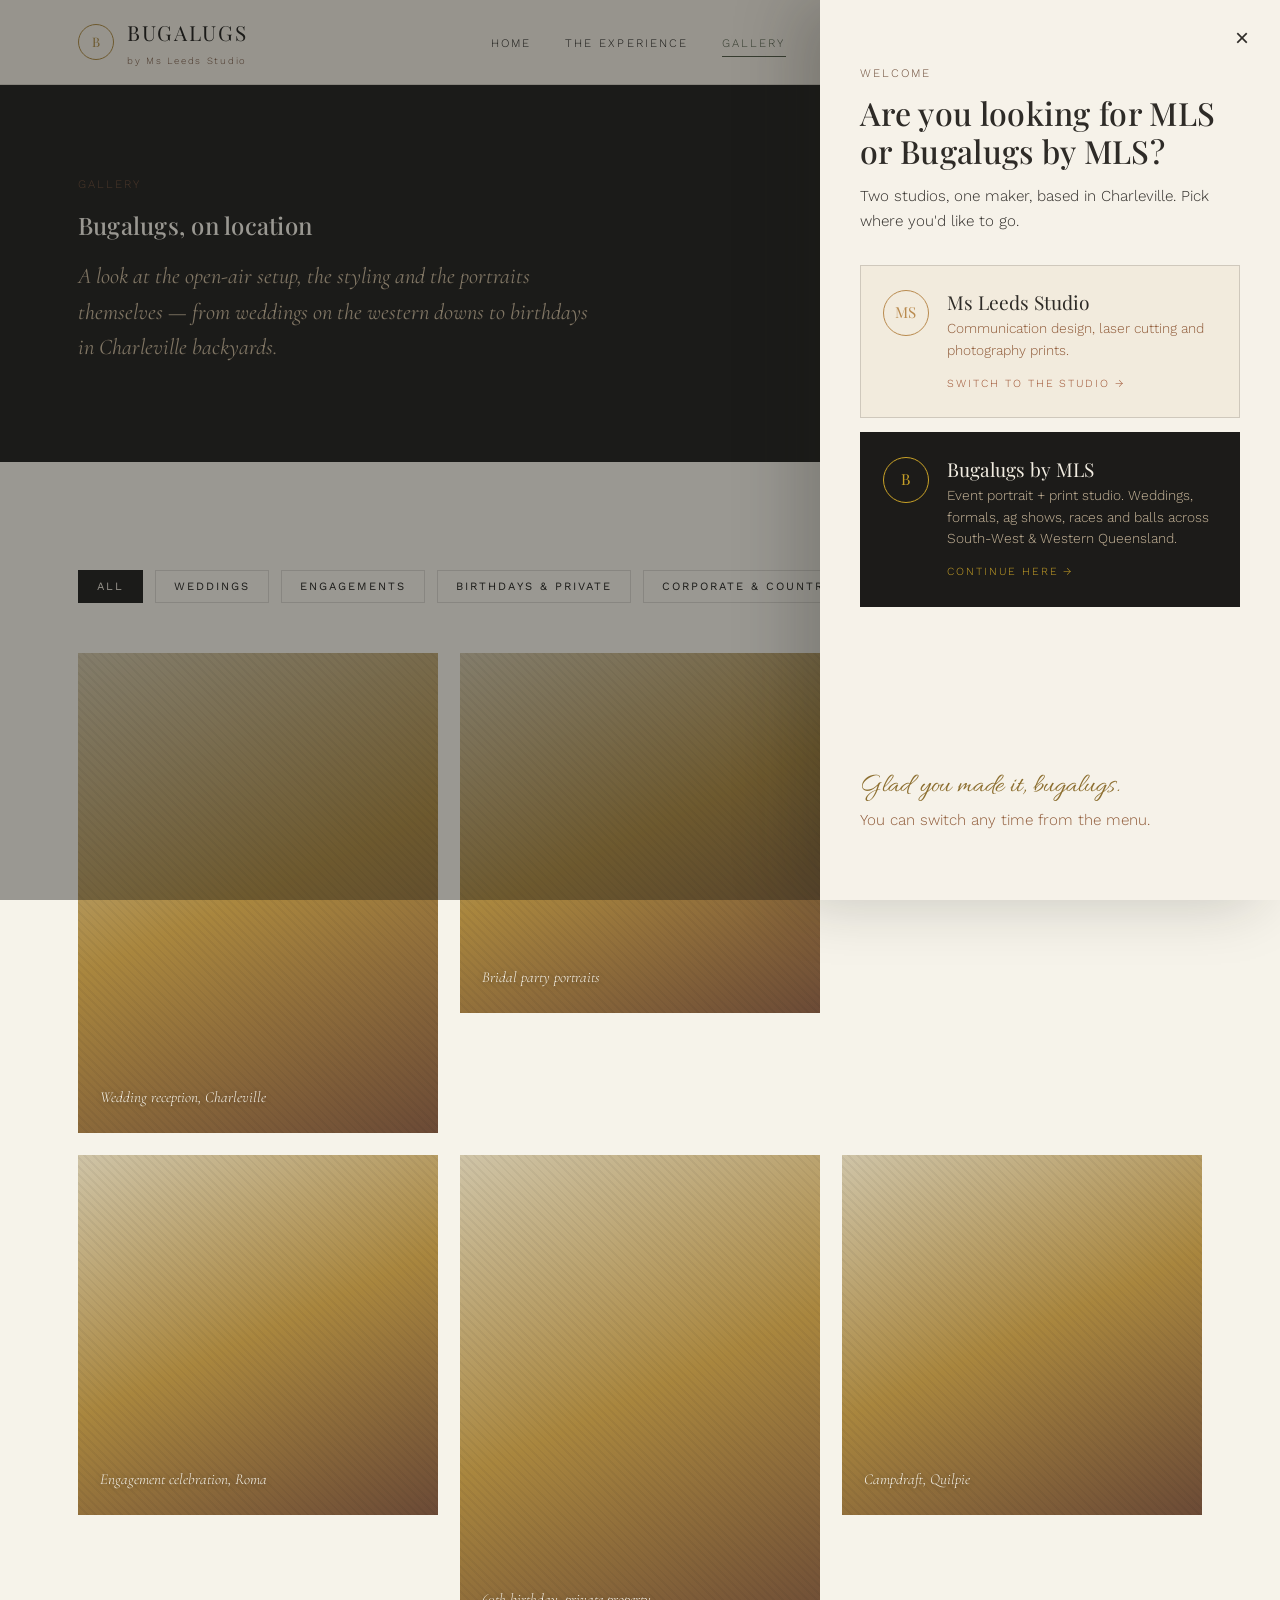
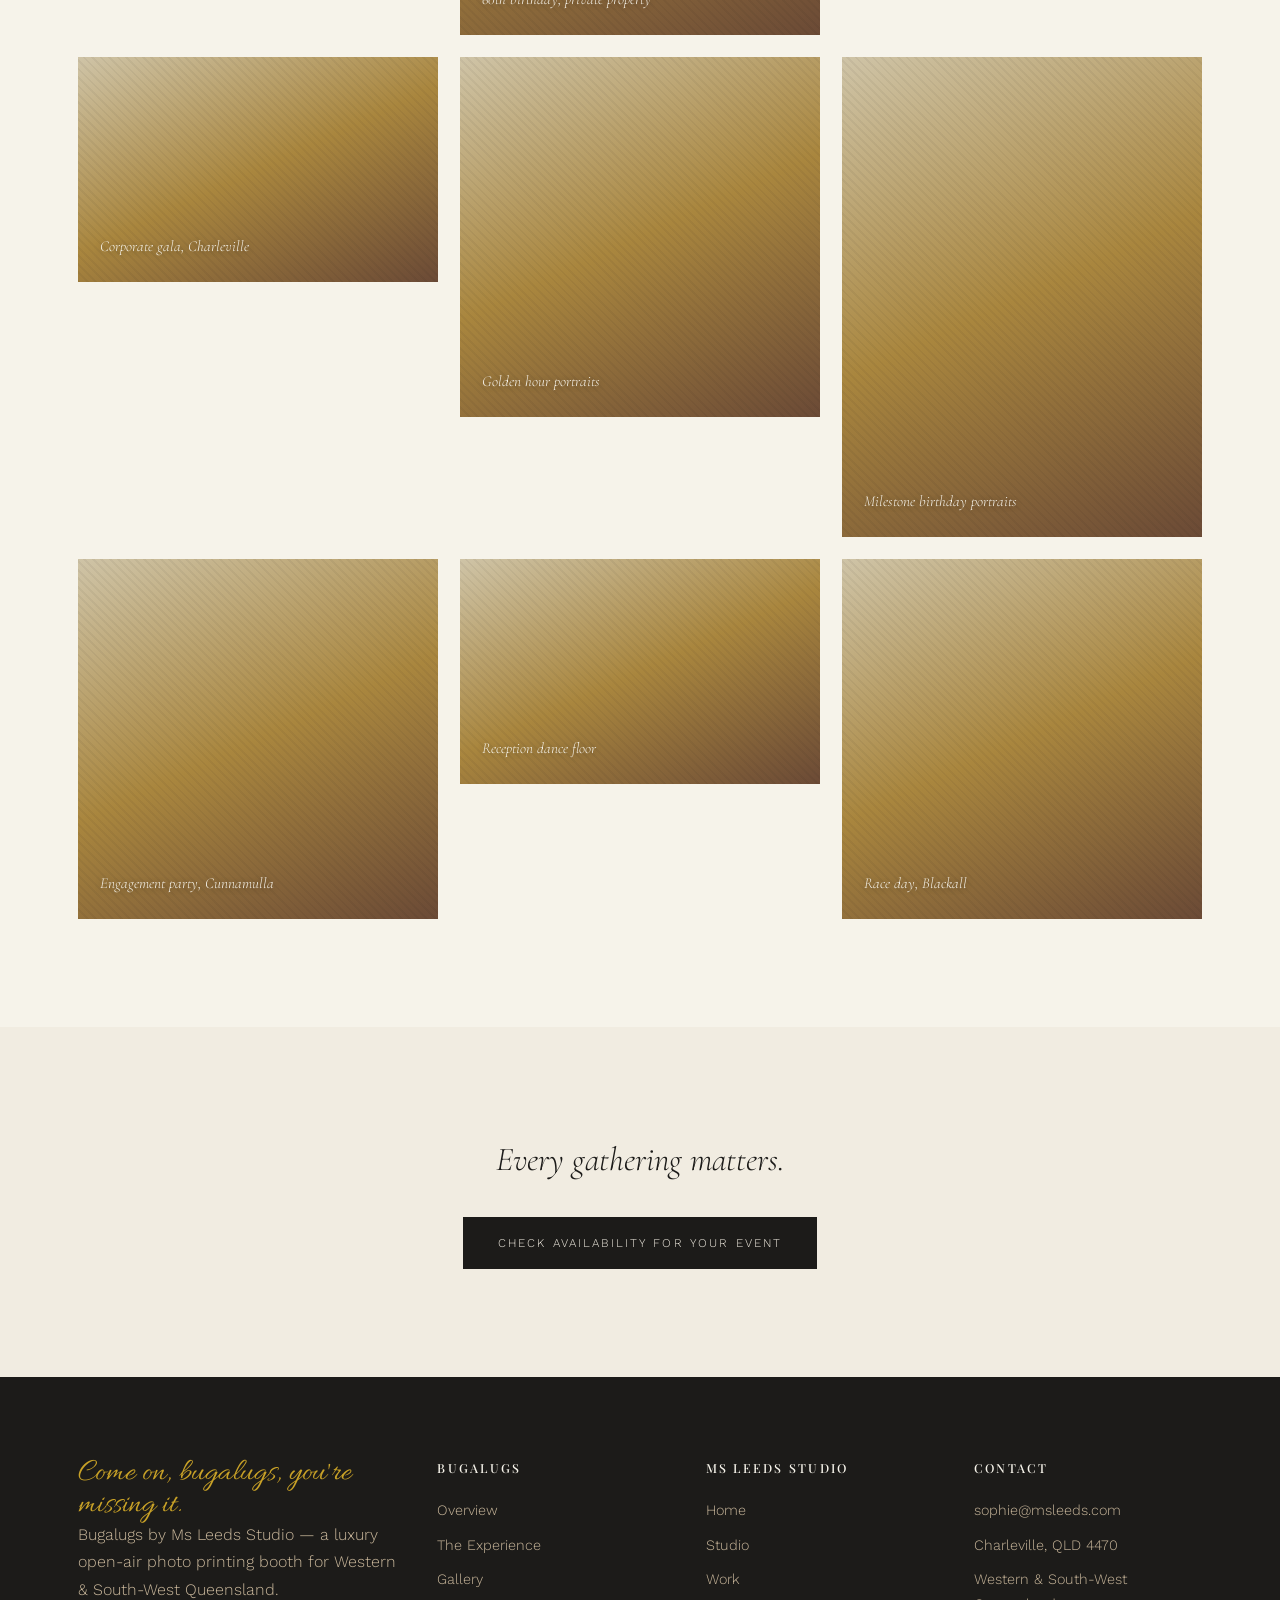
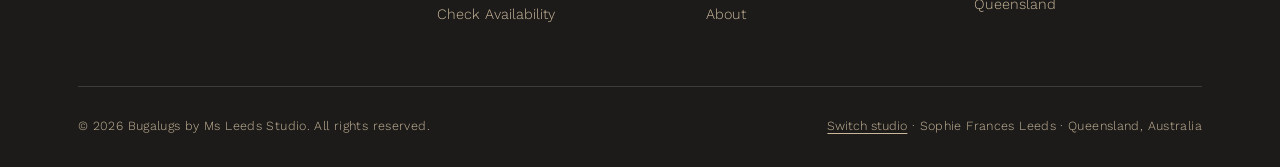
<file: bugalugs/gallery.html>
<!doctype html>
<html lang="en-AU">
<head>
<meta charset="UTF-8">
<meta name="viewport" content="width=device-width, initial-scale=1.0">
<title>Gallery — Bugalugs by Ms Leeds Studio</title>
<link rel="icon" type="image/svg+xml" href="data:image/svg+xml,%3Csvg xmlns='http://www.w3.org/2000/svg' viewBox='0 0 64 64'%3E%3Ccircle cx='32' cy='32' r='31' fill='%231c1b19'/%3E%3Ctext x='32' y='42' font-family='Georgia,serif' font-size='28' fill='%23c9a227' text-anchor='middle'%3EB%3C/text%3E%3C/svg%3E">
<meta name="description" content="See Bugalugs in action across weddings, engagements, birthdays and country events throughout Western and South-West Queensland.">
<link rel="preconnect" href="https://fonts.googleapis.com">
<link href="https://fonts.googleapis.com/css2?family=Playfair+Display:wght@500;600&family=Cormorant+Garamond:ital@1&family=Allura&family=Work+Sans:wght@300;400;500&display=swap" rel="stylesheet">
<link rel="stylesheet" href="../css/style.css">
<link rel="stylesheet" href="../css/bugalugs.css">
<style>
  .filter-row { display:flex; flex-wrap:wrap; gap:12px; margin-bottom:50px; }
  .filter-row button {
    background:transparent; border:1px solid var(--line); padding:9px 18px;
    font-family:var(--font-body); font-size:0.7rem; letter-spacing:var(--tracking-caps);
    text-transform:uppercase; cursor:pointer; color:var(--ink);
  }
  .filter-row button.active, .filter-row button:hover { background:var(--ink); color:var(--linen); border-color:var(--ink); }
</style>
</head>
<body class="bugalugs">
<a class="skip-link" href="#main">Skip to content</a>

<header class="site-header">
  <div class="container">
    <a href="index.html" class="brand-mark"><span class="monogram" aria-hidden="true">B</span><span>BUGALUGS<small>by Ms Leeds Studio</small></span></a>
    <nav class="main-nav">
      <ul>
        <li><a href="index.html">Home</a></li>
        <li><a href="experience.html">The Experience</a></li>
        <li><a href="gallery.html" class="active">Gallery</a></li>
        <li><a href="../index.html" class="nav-switch"><span class="monogram" aria-hidden="true">MS</span>Ms Leeds Studio</a></li>
        <li><a href="booking.html" class="btn btn-solid">Check Availability</a></li>
      </ul>
    </nav>
    <button class="nav-toggle" aria-label="Toggle navigation" aria-expanded="false"><span></span><span></span><span></span></button>
  </div>
</header>

<main id="main">
<section class="section-dark" style="padding:90px 0 70px;">
  <div class="container">
    <span class="eyebrow on-dark">Gallery</span>
    <h1 style="color:var(--paper);max-width:16ch;">Bugalugs, on location</h1>
    <p class="lede" style="color:var(--dust);max-width:52ch;">A look at the open-air setup, the styling and the portraits themselves — from weddings on the western downs to birthdays in Charleville backyards.</p>
  </div>
</section>

<section class="section-paper">
  <div class="container">
    <div class="filter-row">
      <button class="active" data-filter="all">All</button>
      <button data-filter="wedding">Weddings</button>
      <button data-filter="engagement">Engagements</button>
      <button data-filter="birthday">Birthdays &amp; Private</button>
      <button data-filter="corporate">Corporate &amp; Country Events</button>
    </div>

    <div class="gallery-grid" id="gallery-grid">
      <div class="frame tall" data-cat="wedding"><span class="frame-caption">Wedding reception, Charleville</span></div>
      <div class="frame square" data-cat="wedding"><span class="frame-caption">Bridal party portraits</span></div>
      <div class="frame wide" data-cat="setup"><span class="frame-caption">Open air setup under string lights</span></div>
      <div class="frame square" data-cat="engagement"><span class="frame-caption">Engagement celebration, Roma</span></div>
      <div class="frame tall" data-cat="birthday"><span class="frame-caption">60th birthday, private property</span></div>
      <div class="frame square" data-cat="corporate"><span class="frame-caption">Campdraft, Quilpie</span></div>
      <div class="frame wide" data-cat="corporate"><span class="frame-caption">Corporate gala, Charleville</span></div>
      <div class="frame square" data-cat="wedding"><span class="frame-caption">Golden hour portraits</span></div>
      <div class="frame tall" data-cat="birthday"><span class="frame-caption">Milestone birthday portraits</span></div>
      <div class="frame square" data-cat="engagement"><span class="frame-caption">Engagement party, Cunnamulla</span></div>
      <div class="frame wide" data-cat="wedding"><span class="frame-caption">Reception dance floor</span></div>
      <div class="frame square" data-cat="corporate"><span class="frame-caption">Race day, Blackall</span></div>
    </div>
  </div>
</section>

<section class="section-linen" style="text-align:center;">
  <div class="container">
    <p class="pull-quote" style="margin:0 auto;">Every gathering matters.</p>
    <a href="booking.html" class="btn btn-solid" style="margin-top:32px;">Check Availability For Your Event</a>
  </div>
</section>
</main>

<footer class="site-footer">
  <div class="container">
    <div class="footer-grid">
      <div class="footer-brand">
        <span class="script">Come on, bugalugs, you're missing it.</span>
        <p>Bugalugs by Ms Leeds Studio — a luxury open-air photo printing booth for Western &amp; South-West Queensland.</p>
      </div>
      <div>
        <h4>Bugalugs</h4>
        <ul>
          <li><a href="index.html">Overview</a></li>
          <li><a href="experience.html">The Experience</a></li>
          <li><a href="gallery.html">Gallery</a></li>
          <li><a href="booking.html">Check Availability</a></li>
        </ul>
      </div>
      <div>
        <h4>Ms Leeds Studio</h4>
        <ul>
          <li><a href="../index.html">Home</a></li>
          <li><a href="../studio.html">Studio</a></li>
          <li><a href="../work.html">Work</a></li>
          <li><a href="../about.html">About</a></li>
        </ul>
      </div>
      <div>
        <h4>Contact</h4>
        <ul>
          <li><a href="mailto:sophie@msleeds.com">sophie@msleeds.com</a></li>
          <li>Charleville, QLD 4470</li>
          <li>Western &amp; South-West Queensland</li>
        </ul>
      </div>
    </div>
    <div class="footer-bottom">
      <span>&copy; <span data-year></span> Bugalugs by Ms Leeds Studio. All rights reserved.</span>
      <span><button type="button" class="link-button" data-open-chooser>Switch studio</button> · Sophie Frances Leeds · Queensland, Australia</span>
    </div>
  </div>
</footer>

<script src="../js/main.js"></script>
<script>
  var buttons = document.querySelectorAll('.filter-row button');
  var items = document.querySelectorAll('#gallery-grid [data-cat]');
  buttons.forEach(function (btn) {
    btn.addEventListener('click', function () {
      buttons.forEach(function (b) { b.classList.remove('active'); });
      btn.classList.add('active');
      var filter = btn.getAttribute('data-filter');
      items.forEach(function (item) {
        item.style.display = (filter === 'all' || item.getAttribute('data-cat') === filter) ? '' : 'none';
      });
    });
  });
</script>
</body>
</html>
</file>
<file: css/style.css>
/* ==========================================================================
   Ms Leeds Studio — Design System
   Blend of Brand Bible Edition 05 directions 1a (Paddock Archive) and
   1b (Collector's Cabinet): charcoal/gold base with one rust accent
   and the Allura tagline script carried through.
   ========================================================================== */

:root {
  /* Core palette — Ms Leeds Studio */
  --ink: #2e2b27;              /* Ironbark Ink */
  --charcoal: #232019;         /* Collector's Cabinet ground */
  --linen: #f2ebdd;            /* Bleached Linen */
  --paper: #f6f2e9;            /* Paper White */
  --sand: #cdb593;             /* River Sand */
  --kraft: #c2a075;            /* Kraft */
  --walnut: #a66b45;           /* Walnut Clay */
  --walnut-text: #8f5a38;      /* Walnut Clay, deepened for small text (WCAG AA 4.8:1 on linen) */
  --rust: #9c4f2e;             /* Sun-Worn Rust — one accent per view */
  --dust: #c9b79b;             /* Dust */
  --gold: #b98a4e;             /* Stockman's Hat / foil gold */
  --gold-bright: #cfa85f;      /* brighter foil highlight */
  --line: rgba(46, 43, 39, 0.14);
  --line-on-dark: rgba(242, 235, 221, 0.18);
  --error: #a3321c;            /* form errors only (5.6:1 on linen) */

  /* Type */
  --font-display: "Playfair Display", "Times New Roman", serif;
  --font-script: "Allura", cursive;
  --font-lede: "Cormorant Garamond", serif;
  --font-body: "DM Sans", -apple-system, sans-serif;

  --tracking-caps: 0.18em;
  --tracking-wide: 0.08em;

  --container: 1180px;
  --radius: 2px;
}

/* ---- Reset ---- */
* { box-sizing: border-box; }
html { scroll-behavior: smooth; }
body {
  margin: 0;
  background: var(--linen);
  color: var(--ink);
  font-family: var(--font-body);
  font-weight: 300;
  font-size: 16px;
  line-height: 1.7;
  -webkit-font-smoothing: antialiased;
}
img { max-width: 100%; display: block; }
a { color: inherit; text-decoration: none; }
ul { list-style: none; margin: 0; padding: 0; }
h1, h2, h3, h4 {
  font-family: var(--font-display);
  font-weight: 500;
  margin: 0 0 0.5em;
  letter-spacing: 0.01em;
}
p { margin: 0 0 1.2em; }
.container {
  max-width: var(--container);
  margin: 0 auto;
  padding: 0 28px;
}

/* ---- Utility type styles ---- */
.eyebrow {
  font-family: var(--font-body);
  font-size: 0.72rem;
  letter-spacing: var(--tracking-caps);
  text-transform: uppercase;
  color: var(--walnut-text);
  display: block;
  margin-bottom: 0.9em;
}
.eyebrow.on-dark { color: var(--gold-bright); }
.script {
  font-family: var(--font-script);
  font-size: 2rem;
  font-weight: 400;
  color: var(--rust);
  line-height: 1;
}
.script.on-dark { color: var(--gold-bright); }
.lede {
  font-family: var(--font-lede);
  font-style: italic;
  font-size: 1.4rem;
  line-height: 1.6;
  font-weight: 400;
}
.spaced-caps {
  text-transform: uppercase;
  letter-spacing: var(--tracking-caps);
}
.rule {
  width: 48px;
  height: 1px;
  background: var(--rust);
  border: none;
  margin: 1.4em 0;
}
.rule.center { margin-left: auto; margin-right: auto; }
.rule.on-dark { background: var(--gold); }

/* ---- Buttons ---- */
.btn {
  display: inline-block;
  padding: 15px 34px;
  font-family: var(--font-body);
  font-size: 0.74rem;
  letter-spacing: var(--tracking-caps);
  text-transform: uppercase;
  border: 1px solid var(--ink);
  color: var(--ink);
  background: transparent;
  transition: background 0.25s ease, color 0.25s ease, border-color 0.25s ease;
  cursor: pointer;
}
.btn:hover { background: var(--ink); color: var(--linen); }
.btn-solid {
  background: var(--ink);
  color: var(--linen);
  border-color: var(--ink);
}
.btn-solid:hover { background: var(--rust); border-color: var(--rust); color: var(--paper); }
.btn-on-dark { border-color: var(--gold-bright); color: var(--paper); }
.btn-on-dark:hover { background: var(--gold); border-color: var(--gold); color: var(--charcoal); }

/* ---- Header / Nav ---- */
.site-header {
  position: sticky;
  top: 0;
  z-index: 100;
  /* Solid (not translucent+blurred) background: backdrop-filter would create a
     new containing block for the fixed-position mobile nav panel below,
     collapsing it to the header's own height instead of the full viewport. */
  background: var(--linen);
  border-bottom: 1px solid var(--line);
}
.site-header .container {
  display: flex;
  align-items: center;
  justify-content: space-between;
  height: 84px;
}
.brand-mark {
  display: flex;
  align-items: center;
  gap: 13px;
  font-family: var(--font-display);
  font-size: 1.4rem;
  letter-spacing: 0.01em;
}
.brand-mark small {
  display: block;
  font-family: var(--font-body);
  font-size: 0.6rem;
  letter-spacing: var(--tracking-caps);
  color: var(--walnut-text);
  margin-top: 3px;
}
.monogram {
  flex-shrink: 0;
  width: 36px;
  height: 36px;
  border-radius: 50%;
  border: 1px solid var(--gold);
  display: flex;
  align-items: center;
  justify-content: center;
  font-family: var(--font-display);
  font-size: 0.82rem;
  letter-spacing: 0.03em;
  color: var(--gold);
}
.main-nav ul { display: flex; gap: 34px; align-items: center; }
.main-nav a {
  font-size: 0.72rem;
  letter-spacing: var(--tracking-caps);
  text-transform: uppercase;
  padding: 6px 0;
  border-bottom: 1px solid transparent;
  transition: border-color 0.2s ease, color 0.2s ease;
}
.main-nav a:hover, .main-nav a.active { border-color: var(--rust); color: var(--rust); }
.main-nav .btn { margin-left: 6px; }
.nav-toggle {
  display: none;
  background: none;
  border: none;
  cursor: pointer;
  padding: 8px;
}
.nav-toggle span {
  display: block;
  width: 24px;
  height: 1px;
  background: var(--ink);
  margin: 6px 0;
}

/* ---- Hero ---- */
.hero {
  min-height: 88vh;
  display: flex;
  align-items: center;
  position: relative;
  background: var(--charcoal);
  color: var(--paper);
  overflow: hidden;
}
.hero-texture {
  position: absolute;
  inset: 0;
  background:
    radial-gradient(ellipse at 20% 20%, rgba(185,138,78,0.10), transparent 55%),
    radial-gradient(ellipse at 80% 75%, rgba(156,79,46,0.14), transparent 55%),
    linear-gradient(160deg, #201d18 0%, #2a261f 55%, #201d18 100%);
}
.hero .container { position: relative; z-index: 2; }
.hero h1 {
  font-size: clamp(2.6rem, 5.6vw, 4.6rem);
  color: var(--paper);
  max-width: 15ch;
  line-height: 1.08;
}
.hero p.lede { max-width: 46ch; color: var(--dust); }
.hero-actions { display: flex; gap: 16px; margin-top: 34px; flex-wrap: wrap; }

/* ---- Sections ---- */
section { padding: 108px 0; }
.section-tight { padding: 72px 0; }
.section-dark { background: var(--charcoal); color: var(--paper); }
.section-linen { background: var(--linen); }
.section-paper { background: var(--paper); }
.section-header { max-width: 640px; margin-bottom: 56px; }
.section-header.center { margin-left: auto; margin-right: auto; text-align: center; }
.section-dark .eyebrow { color: var(--gold-bright); }
.section-dark h2 { color: var(--paper); }

/* ---- Grids ---- */
.grid {
  display: grid;
  gap: 40px;
}
.grid-2 { grid-template-columns: repeat(2, 1fr); }
.grid-3 { grid-template-columns: repeat(3, 1fr); }
.grid-4 { grid-template-columns: repeat(4, 1fr); }

/* ---- Frame placeholder (for photography not yet supplied) ---- */
.frame {
  position: relative;
  width: 100%;
  aspect-ratio: 4 / 5;
  background: linear-gradient(155deg, #d9cbb1 0%, #c2a075 45%, #a66b45 100%);
  display: flex;
  align-items: flex-end;
  padding: 22px;
  overflow: hidden;
}
.frame::before {
  content: "";
  position: absolute;
  inset: 0;
  background-image:
    repeating-linear-gradient(45deg, rgba(46,43,39,0.05) 0 2px, transparent 2px 6px);
  mix-blend-mode: multiply;
}
.frame.wide { aspect-ratio: 16 / 10; }
.frame.square { aspect-ratio: 1 / 1; }
.frame.tall { aspect-ratio: 3 / 4; }
.frame.dark {
  background: linear-gradient(155deg, #3a352b 0%, #2b2823 55%, #1c1b19 100%);
}
.frame-caption {
  position: relative;
  z-index: 2;
  font-family: var(--font-lede);
  font-style: italic;
  font-size: 0.95rem;
  color: var(--paper);
  text-shadow: 0 1px 6px rgba(0,0,0,0.35);
}

/* ---- Cards ---- */
.card {
  border: 1px solid var(--line);
  padding: 34px 30px;
  background: var(--paper);
}
.card h3 { font-size: 1.15rem; }
.card-icon {
  width: 34px; height: 34px;
  border: 1px solid var(--rust);
  border-radius: 50%;
  display: flex; align-items: center; justify-content: center;
  margin-bottom: 18px;
  color: var(--rust);
  font-family: var(--font-display);
}

/* ---- Numbered list (principles etc.) ---- */
.numbered-list li {
  display: flex;
  gap: 18px;
  padding: 16px 0;
  border-bottom: 1px solid var(--line);
  align-items: baseline;
}
.numbered-list li:first-child { border-top: 1px solid var(--line); }
.numbered-list .num {
  font-family: var(--font-display);
  color: var(--rust);
  font-size: 1.05rem;
  width: 28px;
  flex-shrink: 0;
}
.on-dark .numbered-list li { border-color: var(--line-on-dark); }

/* ---- Quote block ---- */
.pull-quote {
  font-family: var(--font-lede);
  font-style: italic;
  font-size: clamp(1.5rem, 2.6vw, 2.1rem);
  line-height: 1.5;
  max-width: 22ch;
}

/* ---- Steps ---- */
.steps { display: grid; grid-template-columns: repeat(5, 1fr); gap: 24px; }
.step { text-align: center; }
.step .num {
  font-family: var(--font-display);
  font-size: 1.6rem;
  color: var(--gold-bright);
  display: block;
  margin-bottom: 10px;
}

/* ---- Gallery masonry-ish ---- */
.gallery-grid {
  display: grid;
  grid-template-columns: repeat(3, 1fr);
  gap: 22px;
}

/* ---- Form ---- */
.form-wrap { max-width: 640px; }
.field { margin-bottom: 22px; }
.field label {
  display: block;
  font-size: 0.7rem;
  letter-spacing: var(--tracking-caps);
  text-transform: uppercase;
  margin-bottom: 8px;
  color: var(--walnut-text);
}
.on-dark .field label { color: var(--gold-bright); }
.field input,
.field select,
.field textarea {
  width: 100%;
  padding: 13px 14px;
  background: var(--paper);
  border: 1px solid var(--line);
  font-family: var(--font-body);
  font-size: 0.95rem;
  color: var(--ink);
}
.on-dark .field input,
.on-dark .field select,
.on-dark .field textarea {
  background: rgba(246,242,233,0.06);
  border-color: var(--line-on-dark);
  color: var(--paper);
}
.field textarea { min-height: 130px; resize: vertical; }
/* 16px minimum stops iOS Safari zooming the page when a field is focused */
.field input, .field select, .field textarea { font-size: 1rem; min-height: 50px; border-color: rgba(46, 43, 39, 0.28); }
.field input:focus, .field select:focus, .field textarea:focus { outline: 2px solid var(--ink); outline-offset: 1px; border-color: var(--ink); }
.field label .optional { text-transform: none; letter-spacing: 0.02em; color: var(--walnut-text); opacity: 0.85; font-size: 0.78rem; }
.field.is-invalid input, .field.is-invalid select, .field.is-invalid textarea { border-color: var(--error); border-width: 2px; }
.field-error { color: var(--error); font-size: 0.85rem; font-weight: 400; margin: 8px 0 0; }
.field-error::before { content: "! "; font-weight: 500; }
.hp-field { position: absolute; left: -9999px; width: 1px; height: 1px; overflow: hidden; }
.btn-block { width: 100%; padding: 18px 34px; font-size: 0.78rem; }
.btn:disabled { opacity: 0.6; cursor: progress; }
.form-error { padding: 18px 22px; border: 2px solid var(--error); margin-top: 20px; }
.form-success:focus { outline: none; }
.next-steps { counter-reset: step; margin: 28px 0 34px; padding: 0; }
.next-steps li { counter-increment: step; position: relative; padding: 0 0 18px 48px; font-size: 0.92rem; }
.next-steps li::before {
  content: counter(step);
  position: absolute; left: 0; top: 0;
  width: 30px; height: 30px; border-radius: 50%;
  border: 1px solid var(--rust); color: var(--rust);
  display: flex; align-items: center; justify-content: center;
  font-family: var(--font-display); font-size: 0.85rem;
}
.next-steps strong { display: block; font-weight: 500; }
.field-row { display: grid; grid-template-columns: 1fr 1fr; gap: 20px; }
.form-note { font-size: 0.85rem; color: var(--walnut-text); margin-top: 18px; }
.on-dark .form-note { color: var(--dust); }
.form-success {
  display: none;
  padding: 22px;
  border: 1px solid var(--rust);
  background: rgba(156,79,46,0.06);
  margin-top: 20px;
}
.form-success.visible { display: block; }

/* ---- Footer ---- */
.site-footer {
  background: var(--charcoal);
  color: var(--dust);
  padding: 80px 0 30px;
}
.footer-grid {
  display: grid;
  grid-template-columns: 1.4fr 1fr 1fr 1fr;
  gap: 40px;
  padding-bottom: 50px;
  border-bottom: 1px solid var(--line-on-dark);
}
.footer-grid h4 {
  color: var(--paper);
  font-size: 0.78rem;
  letter-spacing: var(--tracking-caps);
  text-transform: uppercase;
  margin-bottom: 20px;
}
.footer-grid ul li { margin-bottom: 10px; font-size: 0.9rem; }
.footer-grid ul a:hover { color: var(--gold-bright); }
.footer-brand .script { margin-bottom: 14px; color: var(--gold-bright); }
.footer-bottom {
  display: flex;
  justify-content: space-between;
  align-items: center;
  padding-top: 28px;
  font-size: 0.78rem;
  letter-spacing: 0.03em;
  flex-wrap: wrap;
  gap: 10px;
}
.footer-bottom a:hover { color: var(--gold-bright); }

/* ---- Badges / tags ---- */
.tag-row { display: flex; flex-wrap: wrap; gap: 10px; }
.tag {
  font-size: 0.68rem;
  letter-spacing: var(--tracking-caps);
  text-transform: uppercase;
  padding: 8px 14px;
  border: 1px solid var(--line);
}
.on-dark .tag { border-color: var(--line-on-dark); }

/* ---- Sub-brand strip (cross-promo) ---- */
.subbrand-strip {
  background: var(--ink);
  color: var(--paper);
  padding: 90px 0;
}
.subbrand-strip .grid-2 { align-items: center; gap: 60px; }

/* ---- Cross-brand switch link (last nav item) ----
   Rendered in the *other* brand's palette so it reads as a door into a
   different studio rather than another page of this one. */
.main-nav a.nav-switch {
  display: inline-flex;
  align-items: center;
  gap: 10px;
  padding: 6px 16px 6px 6px;
  border: 1px solid #1c1b19;
  background: #1c1b19;           /* Bugalugs: Wattle Charcoal */
  color: #f1ece1;                /* Bugalugs: Bone */
  border-radius: 999px;
}
.main-nav a.nav-switch:hover { background: #4b5642; border-color: #4b5642; color: #f1ece1; }
.nav-switch .monogram {
  width: 26px;
  height: 26px;
  font-size: 0.7rem;
  border-color: #c9a227;
  color: #c9a227;
}
body.bugalugs .main-nav a.nav-switch {
  background: #f2ebdd;           /* MLS: Bleached Linen */
  border-color: #b98a4e;
  color: #2e2b27;
}
body.bugalugs .main-nav a.nav-switch:hover { background: #2e2b27; border-color: #2e2b27; color: #f2ebdd; }
body.bugalugs .nav-switch .monogram { border-color: #b98a4e; color: #b98a4e; }

/* ---- Landing: discipline columns ---- */
.disciplines { display: grid; grid-template-columns: repeat(3, 1fr); gap: 48px; }
.discipline { display: flex; flex-direction: column; }
.discipline .num {
  font-family: var(--font-display);
  font-size: 0.95rem;
  color: var(--rust);
  display: block;
  padding-bottom: 14px;
  margin-bottom: 22px;
  border-bottom: 1px solid var(--line);
}
.discipline h3 { font-size: 1.45rem; margin-top: 24px; }
.discipline p { font-size: 0.95rem; flex-grow: 1; }
.text-link {
  font-size: 0.72rem;
  letter-spacing: var(--tracking-caps);
  text-transform: uppercase;
  color: var(--rust);
  border-bottom: 1px solid currentColor;
  padding-bottom: 3px;
  align-self: flex-start;
}
.text-link:hover { color: var(--ink); }
.on-dark .text-link, .section-dark .text-link { color: var(--gold-bright); }

/* ---- Studio page: service blocks ---- */
.service-block { display: grid; grid-template-columns: 5fr 7fr; gap: 70px; align-items: start; }
.service-block.reverse { grid-template-columns: 7fr 5fr; }
.service-block.reverse .frame { order: 2; }
.service-list li {
  padding: 12px 0;
  border-bottom: 1px solid var(--line);
  font-size: 0.95rem;
}
.service-list li:first-child { border-top: 1px solid var(--line); }
.service-meta { display: grid; grid-template-columns: 1fr 1fr; gap: 30px; margin: 30px 0; }
.service-meta h4 {
  font-family: var(--font-body);
  font-size: 0.7rem;
  letter-spacing: var(--tracking-caps);
  text-transform: uppercase;
  color: var(--walnut-text);
  font-weight: 500;
}

/* ---- Filter buttons (Work, Prints) ---- */
.filter-row { display: flex; flex-wrap: wrap; gap: 12px; margin-bottom: 50px; }
.filter-row button {
  background: transparent; border: 1px solid var(--line); padding: 9px 18px;
  font-family: var(--font-body); font-size: 0.7rem; letter-spacing: var(--tracking-caps);
  text-transform: uppercase; cursor: pointer; color: var(--ink);
}
.filter-row button.active, .filter-row button:hover { background: var(--ink); color: var(--linen); border-color: var(--ink); }
.work-card h3 { font-size: 1.05rem; margin: 16px 0 2px; }
.work-card p { font-size: 0.85rem; color: var(--walnut-text); margin: 0; }

/* ---- Prints: edition comparison + cards ---- */
.edition-compare { display: grid; grid-template-columns: 1fr 1fr; gap: 0; max-width: 980px; margin: 0 auto; border: 1px solid var(--line); }
.edition-col { padding: 40px 38px; background: var(--paper); display: flex; flex-direction: column; }
.edition-col .service-list { margin-bottom: 26px; flex-grow: 1; }
.edition-col.signature { background: var(--charcoal); color: var(--paper); }
.edition-col.signature h3 { color: var(--paper); }
.edition-col.signature .service-list li { border-color: var(--line-on-dark); }
.edition-col.signature .text-link { color: var(--gold-bright); }
.edition-tag {
  font-size: 0.7rem; letter-spacing: var(--tracking-caps); text-transform: uppercase;
  color: var(--walnut-text); margin-bottom: 22px;
}
.edition-col.signature .edition-tag { color: var(--gold-bright); }
.signature-band { border-top: 1px solid rgba(207, 168, 95, 0.35); }
.signature-card .print-sub { color: var(--dust); }
.signature-card h3 { color: var(--paper); }
.signature-card .print-price { color: var(--gold-bright); }
.print-card { border-bottom: 1px solid var(--line); padding-bottom: 6px; }
.print-meta { display: flex; justify-content: space-between; align-items: baseline; gap: 12px; margin-top: 16px; }
.print-meta h3 { font-size: 1.05rem; margin: 0; }
.print-price { font-family: var(--font-body); font-size: 0.85rem; color: var(--walnut-text); white-space: nowrap; }
.print-badge { font-size: 0.62rem; letter-spacing: var(--tracking-caps); text-transform: uppercase; color: var(--walnut-text); white-space: nowrap; }
.print-sub { font-size: 0.85rem; color: var(--walnut-text); margin: 4px 0 14px; }

/* ---- First-visit studio chooser (slides in from the right) ---- */
.chooser-scrim {
  position: fixed;
  inset: 0;
  z-index: 290;
  background: rgba(28, 27, 25, 0.42);
  opacity: 0;
  transition: opacity 0.45s ease;
}
.chooser-scrim.is-open { opacity: 1; }
.brand-chooser {
  position: fixed;
  top: 0;
  right: 0;
  bottom: 0;
  z-index: 300;
  width: min(460px, 100vw);
  overflow-y: auto;
  background: #f6f2e9;
  color: #2e2b27;
  padding: 64px 40px 36px;
  box-shadow: -24px 0 60px rgba(28, 27, 25, 0.22);
  transform: translateX(100%);
  transition: transform 0.6s cubic-bezier(0.22, 0.61, 0.36, 1);
  display: flex;
  flex-direction: column;
}
.brand-chooser.is-open { transform: translateX(0); }
.brand-chooser[hidden], .chooser-scrim[hidden] { display: none; }
.brand-chooser .eyebrow { color: #8f5a38; }
.brand-chooser h2 {
  font-size: clamp(1.6rem, 3vw, 2rem);
  line-height: 1.2;
  margin-bottom: 0.4em;
  outline: none;
}
.brand-chooser > p { font-size: 0.95rem; margin-bottom: 30px; }
.chooser-close {
  position: absolute;
  top: 18px;
  right: 18px;
  width: 40px;
  height: 40px;
  background: none;
  border: 1px solid transparent;
  border-radius: 50%;
  font-size: 1.5rem;
  line-height: 1;
  color: #2e2b27;
  cursor: pointer;
}
.chooser-close:hover, .chooser-close:focus-visible { border-color: rgba(46, 43, 39, 0.3); }
.chooser-option {
  display: grid;
  grid-template-columns: 46px 1fr;
  gap: 4px 18px;
  padding: 24px 22px;
  margin-bottom: 14px;
  border: 1px solid;
  transition: border-color 0.25s ease, transform 0.25s ease;
}
.chooser-option:hover, .chooser-option:focus-visible { transform: translateX(-4px); }
.chooser-option .monogram { width: 46px; height: 46px; font-size: 0.95rem; grid-row: span 3; }
.chooser-name { font-family: var(--font-display); font-size: 1.2rem; line-height: 1.25; }
.chooser-desc { font-size: 0.86rem; line-height: 1.55; }
.chooser-cta {
  margin-top: 10px;
  font-size: 0.68rem;
  letter-spacing: var(--tracking-caps);
  text-transform: uppercase;
}
.chooser-option.opt-mls { background: #f2ebdd; border-color: rgba(46, 43, 39, 0.18); color: #2e2b27; }
.chooser-option.opt-mls:hover, .chooser-option.opt-mls:focus-visible { border-color: #9c4f2e; }
.chooser-option.opt-mls .monogram { border-color: #b98a4e; color: #b98a4e; }
.chooser-option.opt-mls .chooser-desc { color: #8f5a38; }
.chooser-option.opt-mls .chooser-cta { color: #9c4f2e; }
.chooser-option.opt-bug { background: #1c1b19; border-color: #1c1b19; color: #f1ece1; }
.chooser-option.opt-bug:hover, .chooser-option.opt-bug:focus-visible { border-color: #c9a227; }
.chooser-option.opt-bug .monogram { border-color: #c9a227; color: #c9a227; }
.chooser-option.opt-bug .chooser-desc { color: #c9b79b; }
.chooser-option.opt-bug .chooser-cta { color: #c9a227; }
.chooser-foot { margin-top: auto; padding-top: 24px; font-size: 0.8rem; color: #8f5a38; }
.chooser-foot .script { display: block; font-size: 1.7rem; color: #9c4f2e; margin-bottom: 8px; }
.link-button {
  background: none; border: none; padding: 0; cursor: pointer;
  font: inherit; color: inherit; text-decoration: underline; text-underline-offset: 3px;
}
@media (prefers-reduced-motion: reduce) {
  .brand-chooser, .chooser-scrim, .chooser-option { transition: none; }
}

/* ---- Accessibility: skip link + visible keyboard focus ---- */
.skip-link {
  position: absolute; left: 16px; top: -60px; z-index: 400;
  background: var(--ink); color: var(--linen); padding: 12px 18px;
  font-size: 0.8rem; letter-spacing: 0.04em;
}
.skip-link:focus { top: 12px; }
a:focus-visible, button:focus-visible { outline: 2px solid var(--rust); outline-offset: 3px; }
.on-dark a:focus-visible, .section-dark a:focus-visible, .hero a:focus-visible,
.site-footer a:focus-visible, .site-footer button:focus-visible { outline-color: var(--gold-bright); }

/* ---- Sticky mobile call to action (Bugalugs) ---- */
.mobile-cta { display: none; }
@media (max-width: 760px) {
  .mobile-cta {
    display: flex; align-items: center; justify-content: center;
    position: fixed; left: 12px; right: 12px; bottom: 12px; z-index: 150;
    min-height: 54px; padding: 0 20px;
    background: var(--ink); color: var(--linen);
    font-size: 0.78rem; letter-spacing: var(--tracking-caps); text-transform: uppercase;
    box-shadow: 0 10px 30px rgba(28, 27, 25, 0.3);
    transition: transform 0.3s ease, opacity 0.3s ease;
  }
  .mobile-cta.is-hidden { transform: translateY(140%); opacity: 0; pointer-events: none; }
  body.has-mobile-cta .site-footer { padding-bottom: 96px; }
}

/* ---- Responsive ---- */
@media (max-width: 980px) {
  .grid-3, .grid-4 { grid-template-columns: repeat(2, 1fr); }
  .footer-grid { grid-template-columns: 1fr 1fr; }
  .steps { grid-template-columns: repeat(3, 1fr); }
  .gallery-grid { grid-template-columns: repeat(2, 1fr); }
  .disciplines { grid-template-columns: 1fr; gap: 60px; max-width: 560px; }
  .service-block, .service-block.reverse { grid-template-columns: 1fr; gap: 40px; }
  .service-block.reverse .frame { order: 0; }
}
@media (max-width: 760px) {
  .main-nav { position: fixed; inset: 84px 0 0 0; background: var(--linen); padding: 30px 28px; transform: translateX(100%); transition: transform 0.3s ease; overflow-y: auto; }
  .main-nav.open { transform: translateX(0); }
  .main-nav ul { flex-direction: column; align-items: flex-start; gap: 22px; }
  .nav-toggle { display: block; }
  .grid-2, .grid-3, .grid-4 { grid-template-columns: 1fr; }
  .field-row { grid-template-columns: 1fr; }
  .footer-grid { grid-template-columns: 1fr; }
  .steps { grid-template-columns: 1fr 1fr; }
  .gallery-grid { grid-template-columns: 1fr 1fr; }
  section { padding: 72px 0; }
  .subbrand-strip .grid-2 { gap: 34px; }
  .service-meta { grid-template-columns: 1fr; gap: 10px; }
  .edition-compare { grid-template-columns: 1fr; }
  .edition-col { padding: 32px 24px; }
  .brand-chooser { padding: 60px 22px 28px; }
  .chooser-option { padding: 20px 18px; }
}
</file>
<file: css/bugalugs.css>
/* ==========================================================================
   BUGALUGS BY Ms Leeds Studio — Sub-brand overrides
   Palette: Mulga, Wattle Charcoal, Bone, Dust, Weathered Brass, Gum Bark.
   Type: Playfair Display headings / Work Sans body (sub for Neue Haas Grotesk).
   Loads after style.css and overrides the CSS custom properties + a few
   sub-brand-specific components (props grid, principles list, uniform block).
   ========================================================================== */

body.bugalugs {
  --ink: #1c1b19;              /* Wattle Charcoal */
  --charcoal: #1c1b19;
  --linen: #f1ece1;            /* Bone */
  --paper: #f6f3ea;
  --sand: #c9b79b;             /* Dust */
  --kraft: #a9863e;            /* Weathered Brass */
  --walnut: #6b4a36;           /* Gum Bark */
  --walnut-text: #6b4a36;
  --rust: #4b5642;             /* Mulga (used as the accent role) */
  --dust: #c9b79b;
  --gold: #a9863e;
  --gold-bright: #c9a227;
  --line: rgba(28, 27, 25, 0.14);
  --line-on-dark: rgba(241, 236, 225, 0.16);
  --font-body: "Work Sans", -apple-system, sans-serif;
  background: var(--linen);
}

body.bugalugs .script { color: #8c6e2f; }   /* Weathered Brass, deepened to pass 3:1 on Bone */
body.bugalugs .on-dark .script, body.bugalugs .section-dark .script,
body.bugalugs .subbrand-strip .script, body.bugalugs .site-footer .script { color: var(--gold-bright); }
body.bugalugs .brand-mark { letter-spacing: var(--tracking-wide); font-size: 1.3rem; }
body.bugalugs .eyebrow { color: var(--walnut-text); }
body.bugalugs .hero-texture {
  background:
    radial-gradient(ellipse at 15% 15%, rgba(169,134,62,0.12), transparent 55%),
    radial-gradient(ellipse at 85% 80%, rgba(75,86,66,0.28), transparent 55%),
    linear-gradient(160deg, #17160f 0%, #1c1b19 55%, #17160f 100%);
}
body.bugalugs .card-icon,
body.bugalugs .numbered-list .num { color: var(--gold-bright); }
body.bugalugs .rule { background: var(--gold-bright); }
body.bugalugs .frame {
  background: linear-gradient(155deg, #cfc4a7 0%, #a9863e 50%, #6b4a36 100%);
}
body.bugalugs .frame.dark {
  background: linear-gradient(155deg, #3c4736 0%, #262b21 55%, #1c1b19 100%);
}
body.bugalugs .btn { border-color: var(--ink); }
body.bugalugs .btn:hover { background: var(--ink); color: var(--linen); }
body.bugalugs .btn-solid { background: var(--ink); border-color: var(--ink); }
body.bugalugs .btn-solid:hover { background: var(--gold-bright); border-color: var(--gold-bright); color: var(--ink); }
body.bugalugs .step .num { color: var(--gold-bright); }
body.bugalugs .card-icon { border-color: var(--gold-bright); color: var(--gold-bright); }

/* ---- Principles list (two-column numbered) ---- */
.principles-grid {
  display: grid;
  grid-template-columns: 1fr 1fr;
  gap: 0 60px;
}

/* ---- Props category grid ---- */
.props-grid {
  display: grid;
  grid-template-columns: repeat(3, 1fr);
  gap: 22px;
}
.props-card { text-align: center; }
.props-card .frame { margin-bottom: 16px; }
.props-card h4 {
  font-family: var(--font-display);
  font-size: 1rem;
  letter-spacing: 0.02em;
}

/* ---- Service area list ---- */
.area-list { display: grid; grid-template-columns: repeat(3, 1fr); gap: 10px 30px; }
.area-list li {
  padding: 10px 0;
  border-bottom: 1px solid var(--line-on-dark);
  font-size: 0.92rem;
}

/* ---- Event type tags ---- */
.event-types { display: flex; flex-wrap: wrap; gap: 12px; }
.event-types .tag { border-color: var(--gold-bright); color: var(--paper); }

@media (max-width: 760px) {
  .principles-grid { grid-template-columns: 1fr; }
  .props-grid { grid-template-columns: 1fr 1fr; }
  .area-list { grid-template-columns: 1fr 1fr; }
}
</file>
